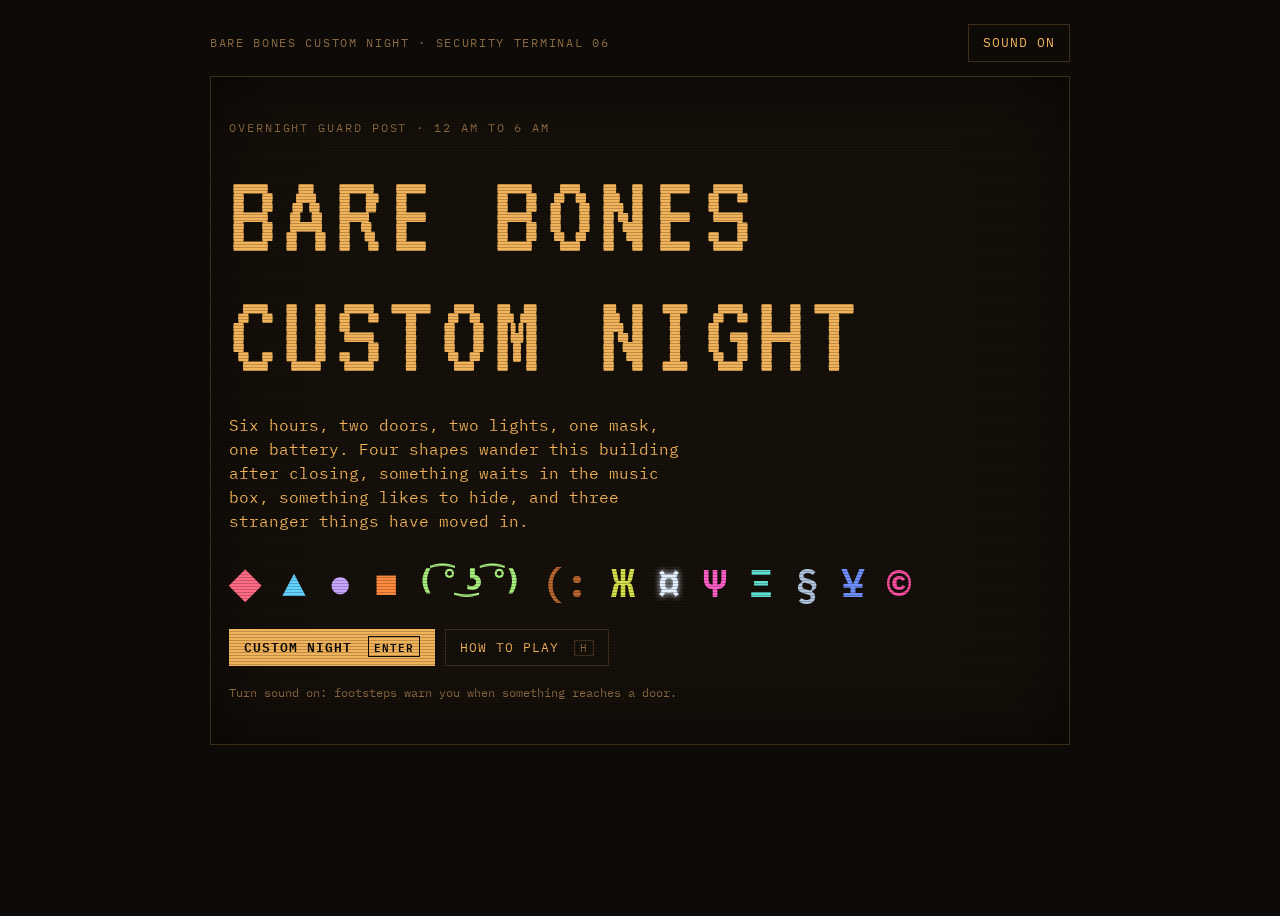
<file: index.html>
<meta charset="utf-8">
<meta name="viewport" content="width=device-width, initial-scale=1">
<title>Bare Bones Custom Night</title>
<meta name="claude:viewport-fit-sides" content="cover">
<!--
  =====================================================================
  index.html: the page STRUCTURE (what is on the screen).

  This file only lists the pieces of the page: screens, buttons, empty
  boxes the game draws into. How they look lives in style.css, and what
  they do lives in the js/ folder (loaded at the very bottom).

  Note: there is no <!doctype>, <html>, <head> or <body> here on purpose.
  The Claude Artifact publisher wraps the page in those for us. Browsers
  also cope fine when you double-click this file to open it locally.
  The two <meta> lines at the very top are for that local case:
  "charset utf-8" makes symbols like ◆ display correctly, and
  "viewport" makes it fit a phone screen.

  The game has five screens, and only one is visible at a time
  (the others carry the `hidden` attribute):
    #scr-title  title screen
    #scr-setup  custom night: set each threat's level (nine of them)
    #scr-game   the night itself (HUD, office or cameras, controls)
    #scr-win    6 AM, you survived
    #scare      jumpscare and game over (covers the whole window)
  plus #howto, the "How to play" panel that can open over any screen.
  =====================================================================
-->
<link rel="preconnect" href="https://fonts.googleapis.com">
<link rel="preconnect" href="https://fonts.gstatic.com" crossorigin>
<link rel="stylesheet" href="https://fonts.googleapis.com/css2?family=IBM+Plex+Mono:wght@400;600&family=VT323&display=swap">
<link rel="stylesheet" href="style.css">

<div class="app">
  <div class="topbar">
    <span class="id">Bare Bones Custom Night · Security terminal 06</span>
    <span class="topbar-btns">
      <!-- Only shown on the public website, where analytics runs (see js/analytics.js). -->
      <button id="btnPrivacy" type="button" hidden>Privacy</button>
      <button id="btnMute" type="button" aria-pressed="false">Sound on</button>
    </span>
  </div>

  <div class="monitor" id="monitor">

    <!-- TITLE -->
    <section id="scr-title" class="title">
      <p class="eyebrow">Overnight guard post · 12 AM to 6 AM</p>
      <h1>BARE BONES CUSTOM NIGHT</h1>
      <p class="tag">Six hours, two doors, two lights, one mask, one battery. Four shapes wander this building after closing, something waits in the music box, something likes to hide, and three stranger things have moved in.</p>
      <p class="trio" aria-hidden="true"><span class="sym s-dia">◆</span><span class="sym s-tri">▲</span><span class="sym s-orb">●</span><span class="sym s-sqr">■</span><span class="face">( ͡° ͜ʖ ͡°)</span><span class="smi-face s-smi">(:</span><span class="sym s-crw">Ж</span><span class="sym s-flk">¤</span><span class="sym s-vis">Ψ</span><span class="sym s-ech">Ξ</span><span class="sym s-slk">§</span><span class="sym s-pek">¥</span><span class="sym s-spm">©</span></p>
      <div class="menu">
        <button id="btnPlay" type="button" class="primary">Custom night <kbd>Enter</kbd></button>
        <button id="btnHowTitle" type="button">How to play <kbd>H</kbd></button>
      </div>
      <p class="keys">Turn sound on: footsteps warn you when something reaches a door.</p>
    </section>

    <!-- SETUP -->
    <section id="scr-setup" class="setup" hidden>
      <p class="eyebrow">Before your shift</p>
      <h2>CUSTOM NIGHT</h2>
      <p class="sub">Set each one from level 0 to 20. Level 0 switches it off for the night. Shapes at 1 barely move; at 20 they move at every chance and give you less time at the door. Lenny's level sets how fast his music box unwinds, and Smiley's sets how often it wakes up. Tick ★ to add a threat's special modifier (+5 to your score), or try a ready-made challenge.</p>
      <div class="rows" id="rows"></div>
      <!-- The mode picker (see MODES in data.js). Picking a challenge sets the mode too. -->
      <div class="modes" id="modes">
        <span class="lab">Mode</span>
        <button type="button" data-mode="standard">Standard</button>
        <button type="button" data-mode="generator">Generator</button>
        <button type="button" data-mode="tasks">Tasks</button>
        <span class="dim" id="modeDesc"></span>
      </div>
      <div class="presets" id="presets"></div>
      <!-- The picked challenge's flavour text (FLAVOR in data.js); empty when no challenge is picked. -->
      <p class="flavor" id="presetFlavor"></p>
      <p class="score" id="scoreLine"></p>
      <div class="setup-actions">
        <button id="btnStart" type="button" class="primary">Start night <kbd>Enter</kbd></button>
        <button id="btnAll20" type="button">All 20</button>
        <button id="btnHowSetup" type="button">How to play</button>
        <button id="btnBack" type="button">Back</button>
      </div>
      <p class="best" id="bestLine"></p>
      <p class="keys">↑ ↓ pick a shape · ← → change its level (or hold − / +) · Space ticks its ★ modifier · Enter starts · Esc goes back</p>
    </section>

    <!-- GAME -->
    <section id="scr-game" hidden>
      <div class="hud">
        <div class="clock" id="clock">12 AM</div>
        <div class="meter"><span class="lab">POWER</span><b id="pw">100%</b><span class="bars" id="pwbar"></span></div>
        <div class="meter"><span class="lab">USAGE</span><span class="bars" id="usage"></span></div>
      </div>

      <div class="viewport">
        <div class="office" id="office">
          <pre class="art" id="doorL" data-door="L" aria-label="Left door"></pre>
          <pre class="art" id="officeArt" aria-hidden="true"></pre>
          <pre class="art" id="doorR" data-door="R" aria-label="Right door"></pre>
        </div>
        <!-- THE MONITOR: raised with the Camera button. Its tabs switch between its systems:
             CAMS (the cameras and their map) and VENTS (the vent map, only when a vent crawler is on). -->
        <div class="cams" id="cams" hidden>
          <div class="tabs" id="tabs">
            <button type="button" data-tab="cams">Cams <kbd>C</kbd></button>
            <button type="button" data-tab="vents" id="tabVents">Vents <kbd>V</kbd></button>
            <button type="button" data-tab="tasks" id="tabTasks">Tasks <kbd>T</kbd></button>
          </div>
          <div class="cam-pane" id="camPane">
            <div class="feed">
              <div class="feed-head"><span id="feedName">CAM 1 · STAGE</span><span class="rec">REC</span></div>
              <pre class="art" id="feed"></pre>
              <div class="wind" id="wind" hidden>
                <span class="bars" id="windBar"></span>
                <button id="btnWind" type="button">Hold to wind <kbd>W</kbd></button>
              </div>
            </div>
            <div class="map" id="map">
              <button type="button" data-room="stage" style="grid-area:stage">CAM 1<br>Stage</button>
              <button type="button" data-room="prize" id="camPrize" style="grid-area:prize">CAM 7<br>Prize corner</button>
              <button type="button" data-room="backstage" style="grid-area:backstage">CAM 3<br>Backstage</button>
              <button type="button" data-room="dining" style="grid-area:dining">CAM 2<br>Dining</button>
              <button type="button" data-room="supply" style="grid-area:supply">CAM 4<br>Supply</button>
              <button type="button" data-room="whall" style="grid-area:whall">CAM 5<br>West hall</button>
              <span class="you">YOU</span>
              <button type="button" data-room="ehall" style="grid-area:ehall">CAM 6<br>East hall</button>
            </div>
          </div>
          <!-- The vent map (drawn by ventGrid in art.js). Click a vent room to play an audio lure there. -->
          <div class="feed" id="ventPane" hidden>
            <div class="feed-head"><span>VENTS · click a room to play a lure</span><span id="lureState">LURE READY</span></div>
            <pre class="art" id="ventMap"></pre>
          </div>
          <!-- Tasks mode: the task list. A task's bar fills only while you hold it (mouse button or its number key). -->
          <div class="feed tasks" id="taskPane" hidden>
            <div class="feed-head"><span>TASKS · hold one to work on it</span><span id="taskCount"></span></div>
            <div class="task-list" id="taskList"></div>
          </div>
          <!-- © Spammer's ads pop up here, on top of whatever tab is showing (see renderAds in render.js). -->
          <div class="ads" id="ads"></div>
        </div>
        <!-- The mask: covers the whole view except two eye holes. An SVG is a drawing made of shapes;
             "evenodd" means the two ovals are cut OUT of the big rectangle, leaving holes.
             It sits inside a <div> because only normal page elements understand `hidden`. -->
        <div class="mask-view" id="maskView" hidden aria-hidden="true">
          <svg viewBox="0 0 100 100" preserveAspectRatio="none">
            <path fill-rule="evenodd" d="M0 0H100V100H0Z M23 50a12.5 15 0 1 0 25 0a12.5 15 0 1 0 -25 0Z M52 50a12.5 15 0 1 0 25 0a12.5 15 0 1 0 -25 0Z"/>
          </svg>
        </div>
      </div>

      <div class="controls">
        <button id="btnL" type="button"><span>Left door<kbd>A</kbd></span><span class="state" id="stL">OPEN</span></button>
        <button id="btnCam" type="button"><span>Camera<kbd>Space</kbd></span><span class="state" id="stCam">DOWN</span></button>
        <button id="btnR" type="button"><span>Right door<kbd>D</kbd></span><span class="state" id="stR">OPEN</span></button>
        <button id="btnLightL" type="button" class="light"><span>Left light<kbd>Q</kbd></span><span class="state" id="stLightL">HOLD</span></button>
        <button id="btnMask" type="button"><span>Mask<kbd>W</kbd></span><span class="state" id="stMask">OFF</span></button>
        <button id="btnLightR" type="button" class="light"><span>Right light<kbd>E</kbd></span><span class="state" id="stLightR">HOLD</span></button>
        <!-- Generator mode only: hold to charge (both doors open while you do). -->
        <button id="btnGen" type="button" class="light gen" hidden><span>Generator<kbd>G</kbd></span><span class="state" id="stGen">HOLD TO CHARGE</span></button>
      </div>
      <p class="keys hint">1–7 jump to a camera · C / V switch the monitor's tabs (on VENTS, click a room to play a lure) · hold Q / E for the door lights · W: mask in the office, hold to wind on CAM 7 · P pauses · M toggles sound</p>

      <div class="overlay" id="pause" hidden>
        <h2>PAUSED</h2>
        <div class="menu">
          <button id="btnResume" type="button" class="primary">Resume <kbd>P</kbd></button>
          <button id="btnHowPause" type="button">How to play</button>
          <button id="btnQuit" type="button">Quit to setup</button>
        </div>
      </div>
    </section>

    <!-- WIN -->
    <section id="scr-win" class="endcard" hidden>
      <p class="eyebrow">Shift complete</p>
      <div class="big" id="winBig">6:00 AM</div>
      <p id="winMsg">You kept them out until morning.</p>
      <div class="lvls" id="winLevels"></div>
      <p class="best" id="winBest"></p>
      <div class="menu">
        <button id="btnAgainWin" type="button" class="primary">Play again <kbd>Enter</kbd></button>
        <button id="btnLevelsWin" type="button">Change levels <kbd>C</kbd></button>
      </div>
    </section>
  </div>
</div>

<!-- JUMPSCARE / GAME OVER -->
<div id="scare" hidden>
  <pre class="art" id="scareArt"></pre>
  <div id="scareMsg" hidden>
    <h2>GAME OVER</h2>
    <p id="loseMsg"></p>
    <div class="menu">
      <button id="btnRetry" type="button" class="primary">Retry <kbd>Enter</kbd></button>
      <button id="btnLevelsLose" type="button">Change levels <kbd>C</kbd></button>
    </div>
  </div>
</div>

<!-- ANALYTICS CONSENT: only shown on the public website, to players in places whose privacy
     laws say we must ask first (see js/analytics.js). It doesn't block the game. -->
<div id="consent" role="region" aria-label="Privacy" hidden>
  <p>This game counts plays, deaths and wins with Google Analytics so we can see how it's going. Allow it to remember this device between visits? No ads, nothing personal.</p>
  <div class="menu">
    <button id="btnAllow" type="button" class="primary">Allow</button>
    <button id="btnDecline" type="button">Decline</button>
  </div>
</div>

<!-- HOW TO PLAY -->
<div id="howto" hidden>
  <div class="howto-card" role="dialog" aria-modal="true" aria-labelledby="howtoTitle">
    <h2 id="howtoTitle">HOW TO PLAY</h2>
    <ul>
      <li>Survive from 12 AM to 6 AM. Each hour lasts 30 real seconds.</li>
      <li>Three shapes, <span class="sym s-dia">◆</span> <span class="sym s-tri">▲</span> <span class="sym s-orb">●</span>, walk from the stage toward your office. ◆ always comes to the left door, ▲ to the right, and ● picks a side.</li>
      <li>You can hear the shapes move. Each one has its own note, and its steps get louder and lean toward its side the closer it gets.</li>
      <li>When ◆ or ▲ steps into a doorway you see it there and hear it trying to get in: a thud, a rattling handle and a creak. You have about three seconds to shut that door. If the door is shut, the shape knocks and goes back to the stage.</li>
      <li>● never shows up in the doorway. When it arrives you hear a loud rumble from its side instead, with the same three seconds to react. If both doors are shut when it arrives, it waits outside; the moment you open either door it rumbles again and goes for that one.</li>
      <li><span class="face">( ͡° ͜ʖ ͡°)</span> sleeps in the music box on CAM 7. The box slowly unwinds; hold W (or the Wind button) while watching CAM 7 to wind it back up. When it gets low, the Camera button warns you. If it runs out, he comes for you and nothing can stop him.</li>
      <li><span class="sym s-sqr">■</span> creeps up to either door in three steps: far, medium, close. One more step and it gets you, and doors don't stop it. You hear a loud scrape when it gets close. Hold a door light (Q or E) to see it; keep holding and it gets pushed further back. A shut door blocks the light. From far away it may sneak over to the other door.</li>
      <li><span class="smi-face s-smi">(:</span> hides in your office. If you hear a giggle (often right after lowering the camera, but it can wake up on its own too), find (: somewhere in the office and click it quickly.</li>
      <li><span class="sym s-crw">Ж</span> crawls from CAM 7 across the Stage and the Dining hall, then down either the east side (Supply, East hall) or the west side (Backstage, West hall) to your office. Click it on the camera it's on to push it back one room, then follow it and keep clicking until it's home on CAM 7. If it reaches your office, click it there quickly.</li>
      <li><span class="sym s-flk">¤</span> buzzes at one of your doors. Flash that door's light for a moment and it jumps to the other door; flash it there too and it leaves. Doors don't stop it, and a shut door blocks the light.</li>
      <li><span class="sym s-vis">Ψ</span> appears right in your office. Put the mask on (W, or the Mask button) and keep it on until it leaves. The mask covers your view except for two eye holes, and you can't use the cameras with it on, but doors, lights and clicking through the eye holes all still work.</li>
      <li><span class="sym s-ech">Ξ</span> and <span class="sym s-slk">§</span> crawl through the vents toward your office. Watch them on the monitor's VENTS tab (V) and click a vent room to play an audio lure there (lures need no power, but take a moment to recharge). Ξ goes to a lure up to two rooms away from it (counting through the vents). § only follows a lure in a room next to it: a lure in its own room startles it one vent closer! The vents are 3 rows of 5 rooms (V1 to V15); both start in V1, the far corner. A loud bang means one has reached V15, right next to you: you have a few seconds to lure it away before its next move gets you.</li>
      <li><span class="sym s-pek">¥</span> can peek in at any time, even while the monitor is up: listen for a sharp ting. Drop the monitor and put the mask on; about a second is enough to send it away.</li>
      <li><span class="sym s-spm">©</span> pops up ads on your monitor while it's up. Each ad covers the whole monitor, whatever tab you're on: you can't see or use anything on it (cameras, winding, lures, tasks) until you close it with its [X]. If four are open at once, the system crashes and it gets you.</li>
      <li><b>Modes</b> (picked on the custom night screen): <b>Standard</b> is the normal night. In <b>Generator</b> you start with 0% power: hold G (or the Generator button) to charge, but while you hold it both doors fly open and you can't do anything else. Nothing moves for the first 10 seconds, so charge up first. Everything costs more power than usual (1.25 times). At 0% everything just switches off until you charge again. In <b>Tasks</b> you win by finishing every task on the monitor's TASKS tab (T): hold the mouse button on a task (or hold its number key) and it fills while you hold; letting go, lowering the monitor, switching tabs or an ad pauses it.</li>
      <li>★ Modifiers (ticked on the custom night screen) give each threat a twist: ◆ Charger freezes while you watch it but rushes when you don't; ▲ Trickster fakes its door sound while you're on the cameras (the real one is always in the doorway); ● Patient, when shut out, waits behind the door; when it growls (after about 2 seconds), open the door, let it attack once more and slam it again (open too soon and it just waits again); Lenny's Wanderer box moves between cameras 2, 3, 4 and 7 (and runs down 25% slower while it's away from CAM 7); ■ Flinch lunges a step closer (up to close) if you let go of the light before it's gone; (: Twins hides two at once; Ж Vent crawl can climb into the vents at CAM 2 (click its vent room to push it back); ¤ Ping-pong needs a third flash; Ψ Double take sometimes fakes leaving (the fake exit sound rises at the end) and comes right back; Ξ Roamer sometimes leaves the vents and runs the halls to either door, faster than the shapes (shut that door when you see it in the doorway; lures don't reach it out there); § Skittish is also startled by a lure 2 rooms away, so only lure the room right next to it; ¥ Knock knock sometimes comes to a door instead (shut it; the mask won't help); © Sneaky can put an ad's [X] in any corner.</li>
      <li>Watch the hallway cameras (5 and 6) for early warning, then close the door before the shape arrives.</li>
      <li>Doors, door lights and the camera use power. If power hits 0%, everything shuts off and you are on your own.</li>
    </ul>
    <div class="table-wrap">
      <table>
        <tr><td>Left / right door</td><td>A / D, or click the door or its button (works with the camera up too)</td></tr>
        <tr><td>Door lights</td><td>Hold Q (left) / E (right), or hold the light buttons (camera down, door open)</td></tr>
        <tr><td>Catch (:</td><td>Click it in the office</td></tr>
        <tr><td>Push back Ж</td><td>Click it on its camera (or in the office)</td></tr>
        <tr><td>Mask</td><td>W in the office, or the Mask button (not while on the cameras)</td></tr>
        <tr><td>Camera up / down</td><td>Space or S, or the Camera button</td></tr>
        <tr><td>Pick a camera</td><td>1 to 7, or click a room on the map</td></tr>
        <tr><td>Monitor tabs</td><td>C for the cameras, V for the vents (or click the tabs)</td></tr>
        <tr><td>Audio lure</td><td>On the VENTS tab: click a vent room, or press 1 to 6</td></tr>
        <tr><td>Close an ad</td><td>Click its [X]</td></tr>
        <tr><td>Generator (Generator mode)</td><td>Hold G, or hold the Generator button</td></tr>
        <tr><td>Tasks (Tasks mode)</td><td>T opens the TASKS tab; hold a task, or hold 1 to 4</td></tr>
        <tr><td>Wind the music box</td><td>Hold W (on the cameras), or hold the Wind button, while on CAM 7 (or wherever the box wandered)</td></tr>
        <tr><td>Pause</td><td>P or Esc</td></tr>
        <tr><td>Sound</td><td>M, or the button at the top</td></tr>
      </table>
    </div>
    <div class="menu"><button id="btnHowClose" type="button" class="primary">Got it <kbd>Esc</kbd></button></div>
  </div>
</div>

<!--
  The game's code, split by job. ORDER MATTERS: each file can use
  things defined in the files above it, so the basics load first and
  main.js (which starts the game) loads last.
-->
<script src="js/helpers.js"></script>  <!-- tiny tools: $, store, pick -->
<script src="js/analytics.js"></script><!-- Google Analytics, only on the public website -->
<script src="js/config.js"></script>   <!-- numbers to tweak: power, timing, difficulty -->
<script src="js/data.js"></script>     <!-- rooms, cameras and the four threats -->
<script src="js/sound.js"></script>    <!-- every sound effect, generated in code -->
<script src="js/art.js"></script>      <!-- ASCII pictures and the tools that draw them -->
<script src="js/game.js"></script>     <!-- the rules: moving, doors, power, winning, losing -->
<script src="js/render.js"></script>   <!-- draws the night onto the screen -->
<script src="js/screens.js"></script>  <!-- switching screens, custom night, how to play -->
<script src="js/input.js"></script>    <!-- mouse and keyboard controls -->
<script src="js/main.js"></script>     <!-- the game loop, and starting everything up -->
</file>
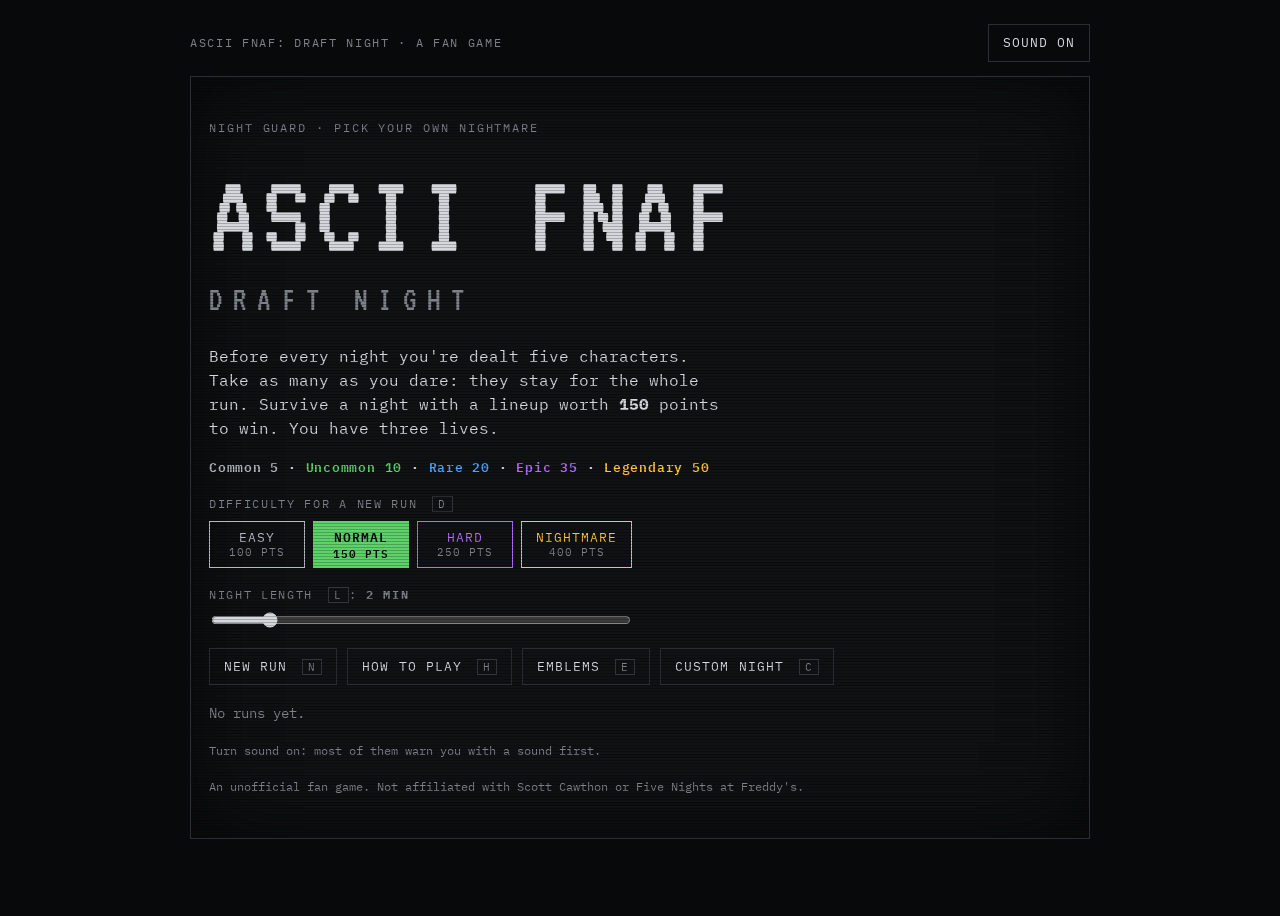
<file: ascii-draft-night/index.html>
<meta charset="utf-8">
<meta name="viewport" content="width=device-width, initial-scale=1">
<title>ASCII FNAF: Draft Night</title>
<!--
  =====================================================================
  index.html: the page STRUCTURE (what is on the screen).

  ASCII FNAF: Draft Night is a fan game. It is not affiliated with Scott
  Cawthon or Five Nights at Freddy's; the characters belong to their
  creator.

  This file only lists the pieces of the page: screens, buttons, empty
  boxes the game draws into. How they look lives in style.css, and what
  they do lives in the js/ folder (loaded at the very bottom).

  Note: there is no <!doctype>, <html>, <head> or <body> here on purpose.
  tools/build.js wraps the page in those for the website, and browsers
  also cope fine when you double-click this file to open it locally.
  The two <meta> lines at the very top are for that local case:
  "charset utf-8" makes symbols like ♥ display correctly, and
  "viewport" makes it fit a phone screen.

  The game has six screens, and only one is visible at a time
  (the others carry the `hidden` attribute):
    #scr-title  title screen (start or continue a run)
    #scr-pick   the pick screen: take characters for your lineup
    #scr-game   the night itself (HUD, office or monitor, controls)
    #scr-win    6 AM: on to the next night, or the run is won
    #scr-emblems  every character's completion emblems (from the title)
    #scr-custom  the custom night menu (from the title)
  plus #scare (jumpscare and game over) and #howto ("How to play"),
  which cover the whole window.
  =====================================================================
-->
<link rel="preconnect" href="https://fonts.googleapis.com">
<link rel="preconnect" href="https://fonts.gstatic.com" crossorigin>
<link rel="stylesheet" href="https://fonts.googleapis.com/css2?family=IBM+Plex+Mono:wght@400;600&family=VT323&display=swap">
<link rel="stylesheet" href="style.css">

<div class="app">
  <div class="topbar">
    <span class="id">ASCII FNAF: Draft Night · a fan game</span>
    <button id="btnMute" type="button" aria-pressed="false">Sound on</button>
  </div>

  <div class="monitor">

    <!-- TITLE -->
    <section id="scr-title" class="title">
      <p class="eyebrow">Night guard · pick your own nightmare</p>
      <h1>ASCII FNAF</h1>
      <p class="line-tag">DRAFT NIGHT</p>
      <p class="tag-line">Before every night you're dealt five characters. Take as many as you dare: they stay for the whole run. Survive a night with a lineup worth <b id="goalText">150</b> points to win. You have three lives.</p>
      <!-- The rarities and their points, filled by boot() in main.js. -->
      <p class="rarity-key" id="rarityKey"></p>
      <!-- The difficulty for a new run: one button per difficulty, filled by renderTitle() in screens.js. -->
      <div class="diff-pick">
        <p class="lab" id="diffLab">Difficulty for a new run <kbd>D</kbd></p>
        <div class="diffs" id="diffs" role="group" aria-labelledby="diffLab"></div>
      </div>
      <!-- The night length slider (for runs and custom nights): 9 lengths, from 1 minute to 6 hours. -->
      <div class="len-pick">
        <label class="lab" for="nightLen">Night length <kbd>L</kbd>: <b id="lenText">2 min</b></label>
        <input type="range" id="nightLen" min="0" max="8" step="1" value="1">
      </div>
      <div class="menu">
        <button id="btnContinue" type="button" class="primary" hidden>Continue run <kbd>Enter</kbd></button>
        <button id="btnNewRun" type="button">New run <kbd>N</kbd></button>
        <button id="btnHowTitle" type="button">How to play <kbd>H</kbd></button>
        <button id="btnEmblems" type="button">Emblems <kbd>E</kbd></button>
        <button id="btnCustom" type="button">Custom night <kbd>C</kbd></button>
      </div>
      <!-- Your records over every run, filled by renderTitle() in screens.js. -->
      <p class="best" id="recordLine"></p>
      <p class="keys">Turn sound on: most of them warn you with a sound first.</p>
      <p class="keys">An unofficial fan game. Not affiliated with Scott Cawthon or Five Nights at Freddy's.</p>
    </section>

    <!-- PICK SCREEN -->
    <section id="scr-pick" class="pick" hidden>
      <p class="eyebrow" id="pickEyebrow">Before night 1</p>
      <h2>PICK YOUR LINEUP</h2>
      <!-- Lives, points so far and the goal, filled by renderPick() in screens.js. -->
      <p class="run-status" id="runStatus"></p>
      <p class="lab">Tonight's cards: click to take or put back</p>
      <div class="cards" id="offer"></div>
      <!-- How the card you point at works. -->
      <p class="who-box" id="who" aria-live="polite"></p>
      <p class="lab" id="lineupLab">Your lineup</p>
      <div class="mini-roster lineup" id="lineup"></div>
      <p class="score" id="tonightLine"></p>
      <div class="setup-actions">
        <button id="btnBegin" type="button" class="primary">Start night <kbd>Enter</kbd></button>
        <button id="btnHowPick" type="button">How to play</button>
        <button id="btnTitle" type="button">Title</button>
      </div>
      <p class="keys">Point at a card to see how it works · 1–5 take or put back a card · Enter starts the night · Esc goes to the title</p>
    </section>

    <!-- GAME -->
    <section id="scr-game" hidden>
      <div class="hud">
        <div class="clock" id="clock">12:00 AM</div>
        <div class="meter"><span class="lab" id="nightLab">NIGHT 1</span><span class="hearts" id="hearts"></span></div>
        <div class="meter"><span class="lab">POWER</span><b id="pw">100%</b><span class="bars" id="pwbar"></span></div>
        <div class="meter"><span class="lab">HEAT</span><b id="heat">10%</b></div>
        <div class="meter"><span class="lab">USAGE</span><span class="bars" id="usage"></span></div>
        <div class="meter"><span class="lab">COINS</span><b id="coins">0</b></div>
      </div>
      <!-- Funtime Freddy's lines as subtitles (only on nights with him), filled by render.js. -->
      <p class="subtitle" id="subtitle" hidden></p>

      <div class="viewport" id="viewport">
        <div class="office" id="office">
          <pre class="art" id="doorL" data-door="L" aria-label="Left door"></pre>
          <pre class="art" id="officeArt" aria-hidden="true"></pre>
          <pre class="art" id="doorR" data-door="R" aria-label="Right door"></pre>
        </div>
        <!-- THE MONITOR: raised with the Camera button. A CAMS tab (a camera feed and the map) and,
             on nights with something in the vents, a VENTS tab (the vent map with its audio lures). -->
        <div class="cams" id="cams" hidden>
          <div class="tabs" id="tabs">
            <button type="button" data-tab="cams">Cams <kbd>C</kbd></button>
            <button type="button" data-tab="vents">Vents <kbd>V</kbd></button>
            <button type="button" data-tab="shop">Shop <kbd>B</kbd></button>
          </div>
          <div class="cam-pane" id="camPane">
            <div class="feed">
              <div class="feed-head"><span id="feedName">CAM 1 · SHOW STAGE</span><span class="rec">REC</span></div>
              <pre class="art" id="feed"></pre>
              <div class="wind" id="wind" hidden>
                <span class="bars" id="windBar"></span>
                <button id="btnWind" type="button">Wind <kbd>W</kbd></button>
              </div>
            </div>
            <!-- Each map button has an empty .mw span for its warning (the music box's ♪!). -->
            <div class="map" id="map">
              <button type="button" data-room="prize" style="grid-area:prize">CAM 6<br>Prize corner<span class="mw"></span></button>
              <button type="button" data-room="stage" style="grid-area:stage">CAM 1<br>Show stage<span class="mw"></span></button>
              <button type="button" data-room="parts" style="grid-area:parts">CAM 8<br>Parts &amp; service<span class="mw"></span></button>
              <button type="button" data-room="cove" style="grid-area:cove">CAM 3<br>Pirate cove<span class="mw"></span></button>
              <button type="button" data-room="dining" style="grid-area:dining">CAM 2<br>Dining area<span class="mw"></span></button>
              <button type="button" data-room="audit" style="grid-area:audit">CAM 7<br>Auditorium<span class="mw"></span></button>
              <button type="button" data-room="whall" style="grid-area:whall">CAM 4<br>West hall<span class="mw"></span></button>
              <span class="you">YOU</span>
              <button type="button" data-room="ehall" style="grid-area:ehall">CAM 5<br>East hall<span class="mw"></span></button>
              <button type="button" data-room="yardL" style="grid-area:yardl">CAM 9 · Left yard<span class="mw"></span></button>
              <button type="button" data-room="yardR" style="grid-area:yardr">CAM 10 · Right yard<span class="mw"></span></button>
            </div>
          </div>
          <div class="vent-pane" id="ventPane" hidden>
            <div class="vent-map" id="ventMap"></div>
            <p class="keys" id="ventNote"></p>
          </div>
          <!-- Update 3.0: the SHOP. The shopkeeper, your coins, the items, and (for a death coin) who to use it on. -->
          <div class="shop-pane" id="shopPane" hidden>
            <pre class="art" id="shopKeeper"></pre>
            <p class="shop-coins" id="shopCoins"></p>
            <div class="shop-items" id="shopItems"></div>
            <div class="shop-pick" id="shopPick" hidden></div>
          </div>
        </div>
        <!-- The flashlight's circle of light; render.js moves it to the pointer. -->
        <div class="beam" id="beam" hidden></div>
        <!-- Shadow Bonnie's darkness: covers the office except a hole where the flashlight shines. -->
        <div class="dark-shade" id="darkShade" hidden></div>
        <!-- The mask: covers the whole view except two eye holes. An SVG is a drawing made of shapes;
             "evenodd" means the two ovals are cut OUT of the big rectangle, leaving holes.
             It sits inside a <div> because only normal page elements understand `hidden`. -->
        <div class="mask-view" id="maskView" hidden aria-hidden="true">
          <svg viewBox="0 0 100 100" preserveAspectRatio="none">
            <path fill-rule="evenodd" d="M0 0H100V100H0Z M23 50a12.5 15 0 1 0 25 0a12.5 15 0 1 0 -25 0Z M52 50a12.5 15 0 1 0 25 0a12.5 15 0 1 0 -25 0Z"/>
          </svg>
        </div>
        <!-- The heat: a red glow that creeps up from the bottom of the view as the office gets hot. -->
        <div class="heat-glow" id="heatGlow"></div>
        <!-- Bonus characters that sit on your SCREEN, over the office and the monitor alike. render.js
             places them (in percent of the view). Plush babies that climbed up hide the top corners;
             Bounce pot and Grave weed bounce around (they never catch clicks); Munchie clings on and must be
             flicked off. -->
        <pre class="art pb-corner left" id="pbCornerL" hidden aria-hidden="true"></pre>
        <pre class="art pb-corner right" id="pbCornerR" hidden aria-hidden="true"></pre>
        <pre class="art bouncepot" id="bouncepot" hidden aria-hidden="true"></pre>
        <!-- Update 3.0: Ghost Freddy drifting across the view (clicks go through him; touching him freezes your pointer). -->
        <pre class="art ghost" id="ghost" hidden aria-hidden="true"></pre>
        <pre class="art bouncepot" id="graveweed" hidden aria-hidden="true"></pre>
        <div class="munchie" id="munchie" hidden role="button" aria-label="Munchie: drag and flick it off"><pre class="art" id="munchieArt"></pre></div>
        <!-- Lolbit's LOL screen: covers the view and blocks clicks under it until you type L O L
             (or tap the three letters). render.js shows it and lights up the letters already typed. -->
        <div class="lolbit" id="lolbit" hidden>
          <pre class="art c-lol" id="lolFace"></pre>
          <p class="lol-word">LOL</p>
          <div class="lol-keys" id="lolKeys">
            <button type="button" data-letter="l">L</button>
            <button type="button" data-letter="o">O</button>
            <button type="button" data-letter="l">L</button>
          </div>
          <p class="lol-hint">type L O L</p>
        </div>
      </div>

      <div class="controls">
        <button id="btnL" type="button"><span>Left door<kbd>A</kbd></span><span class="state" id="stL">OPEN</span></button>
        <button id="btnCam" type="button"><span>Camera<kbd>Space</kbd></span><span class="state"><span id="stCam">DOWN</span><span class="warn" id="camWarn" hidden> · ♪! WIND</span></span></button>
        <button id="btnR" type="button"><span>Right door<kbd>D</kbd></span><span class="state" id="stR">OPEN</span></button>
        <button id="btnFlash" type="button" class="hold"><span>Flashlight<kbd>F</kbd></span><span class="state" id="stFlash">HOLD</span></button>
        <button id="btnMask" type="button"><span>Mask<kbd>W</kbd></span><span class="state" id="stMask">OFF</span></button>
        <button id="btnFan" type="button"><span>Fan<kbd>E</kbd></span><span class="state" id="stFan">OFF</span></button>
        <!-- Only shown on nights with Springtrap or Circus Baby. -->
        <button id="btnShock" type="button" hidden><span>Shock<kbd>X</kbd></span><span class="state" id="stShock">READY</span></button>
        <button id="btnTurn" type="button"><span>Turn<kbd>Shift</kbd></span><span class="state" id="stTurn">FRONT</span></button>
      </div>
      <p class="keys hint">Hold F or the right mouse button to shine the flashlight where the mouse points (office, doorways and cameras) · E fan · X shock the camera you're on · C cams · V vents · 1–9 and 0 cameras · Shift turns around · B shop · on VENTS, arrow keys pick a vent and Enter lures it · W: mask in the office, wind on CAM 6 · P pauses · M sound</p>

      <div class="overlay" id="pause" hidden>
        <h2>PAUSED</h2>
        <div class="menu">
          <button id="btnResume" type="button" class="primary">Resume <kbd>P</kbd></button>
          <button id="btnHowPause" type="button">How to play</button>
          <button id="btnQuit" type="button">Quit to title</button>
        </div>
        <p class="keys">Quitting keeps your run: next time this night starts again from 12 AM.</p>
        <!-- Who is on tonight, filled by showPause() in screens.js. -->
        <p class="eyebrow">On tonight</p>
        <p class="who-box" id="pauseInfo"></p>
        <div class="mini-roster" id="pauseRoster"></div>
      </div>
    </section>

    <!-- 6 AM -->
    <section id="scr-win" class="endcard" hidden>
      <p class="eyebrow" id="winEyebrow">Night 1 complete</p>
      <div class="big" id="winBig">6:00 AM</div>
      <p id="winMsg">You made it to morning.</p>
      <div class="mini-roster lineup" id="winLineup"></div>
      <p class="best" id="winRecord"></p>
      <!-- The emblems this won run just earned (filled by showWin in screens.js). -->
      <div class="win-emblems" id="winEmblems" hidden></div>
      <div class="menu">
        <button id="btnNext" type="button" class="primary">Pick characters <kbd>Enter</kbd></button>
        <button id="btnNewRunWin" type="button" class="primary">New run <kbd>Enter</kbd></button>
        <button id="btnTitleWin" type="button">Title</button>
        <button id="btnCustomWin" type="button" class="primary" hidden>Custom night menu <kbd>Enter</kbd></button>
      </div>
    </section>

    <!-- EMBLEMS: every character, with a medal for each difficulty you've won a run on with them -->
    <section id="scr-emblems" class="pick" hidden>
      <p class="eyebrow">Completion emblems</p>
      <h2>EMBLEMS</h2>
      <!-- How many you have, filled by renderEmblems() in screens.js. -->
      <p class="run-status" id="emblemTotal"></p>
      <p class="keys">Win a run with a character in your lineup to earn its emblem for that difficulty. Point at a character to see how it works.</p>
      <!-- One group per rarity, filled by renderEmblems(). -->
      <div id="emblemGroups"></div>
      <p class="who-box" id="emblemWho" aria-live="polite"></p>
      <div class="setup-actions">
        <button id="btnEmblemsBack" type="button" class="primary">Back <kbd>Esc</kbd></button>
      </div>
    </section>
  </div>
</div>

    <!-- CUSTOM NIGHT: switch any characters on or off and play one night against them (no run, no lives) -->
    <section id="scr-custom" class="pick" hidden>
      <p class="eyebrow">Practice · no run, no lives</p>
      <h2>CUSTOM NIGHT</h2>
      <!-- How many are on, what they're worth and your best, filled by renderCustom() in screens.js. -->
      <p class="run-status" id="customStatus"></p>
      <!-- One group per rarity, filled by renderCustom(). -->
      <div id="customGroups"></div>
      <p class="who-box" id="customWho" aria-live="polite"></p>
      <div class="setup-actions">
        <button id="btnCustomStart" type="button" class="primary">Start night <kbd>Enter</kbd></button>
        <button id="btnCustomAll" type="button">Everyone</button>
        <button id="btnCustomNone" type="button">Nobody</button>
        <button id="btnCustomBack" type="button">Title <kbd>Esc</kbd></button>
      </div>
    </section>

<!-- JUMPSCARE / GAME OVER -->
<div id="scare" hidden>
  <pre class="art" id="scareArt"></pre>
  <div id="scareMsg" hidden>
    <h2 id="loseTitle">GAME OVER</h2>
    <p id="loseMsg"></p>
    <p class="hearts big-hearts" id="loseLives"></p>
    <div class="menu">
      <button id="btnRetry" type="button" class="primary">Retry night <kbd>Enter</kbd></button>
      <button id="btnNewRunLose" type="button" class="primary">New run <kbd>Enter</kbd></button>
      <button id="btnTitleLose" type="button">Title</button>
      <button id="btnCustomLose" type="button" hidden>Custom night menu</button>
    </div>
  </div>
</div>

<!-- HOW TO PLAY -->
<div id="howto" hidden>
  <div class="howto-card" role="dialog" aria-modal="true" aria-labelledby="howtoTitle">
    <h2 id="howtoTitle">HOW TO PLAY</h2>
    <p class="lab">The run</p>
    <ul>
      <li>A run is several nights in a row. Before each night you're shown <b>5 cards</b>. Take as many as you like (or none): they join your <b>lineup</b> for the rest of the run, and everyone in your lineup is out there every night.</li>
      <li>Each character has a rarity: <b class="r-common">Common 5</b>, <b class="r-uncommon">Uncommon 10</b>, <b class="r-rare">Rare 20</b>, <b class="r-epic">Epic 35</b> and <b class="r-legendary">Legendary 50</b> points. Rarer ones are harder and turn up less often.</li>
      <li>Your office starts out grey. Every character you take paints one more part of it (the poster, the monitor, the door frames...) in the color of its rarity, so you can see your lineup grow. Each one also paints a camera room: your 1st pick paints CAM 1, your 2nd CAM 2, and so on.</li>
      <li><b>Survive a night with a lineup worth the run's goal or more and you win the run.</b> The goal is set by the difficulty you pick on the title screen before a new run: Easy 100, Normal 150, Hard 250 or Nightmare 400 points.</li>
      <li>You have <b>3 lives</b>. Getting caught (or passing out from the heat) costs one, and you replay that night with the same lineup. Lose all three and the run is over.</li>
      <li><b>Completion emblems:</b> win a run, and everyone in your lineup earns a medal for that difficulty. Each character has four to collect (Easy, Normal, Hard, Nightmare): they show on the cards, and the title screen's <b>Emblems</b> button (E) lists them all.</li>
      <li><b>Custom night</b> (C on the title screen): switch on anyone you like and play a single night against them. No lives and no run; it keeps its own best (the most points you've survived).</li>
    </ul>
    <p class="lab">The office</p>
    <ul>
      <li>Survive from 12 AM to 6 AM. A night takes 2 minutes unless you change it with the <b>Night length</b> slider on the title screen (1 minute up to 6 hours). Power and heat last the same share of any night; on the 1-hour and 6-hour nights the characters also come less often.</li>
      <li>The monitor, each closed door, the flashlight and the fan each use the same amount of power. The mask and the audio lures are free. If the power runs out, everything shuts off and Freddy finds you in the dark.</li>
      <li>The office <b>heats up</b> all night. Switch the fan on to cool it down; at 100% you pass out.</li>
      <li>The flashlight lights up the area around your mouse pointer (hold F or the right mouse button). It works in the office, in the doorways (only while that door is open) and on the cameras.</li>
      <li>Keep an eye on the two <b>windows</b> next to the doors: some things only show up there.</li>
      <li>On nights with someone it works on, the <b>controlled shock</b> (X, or the Shock button) zaps the camera you're looking at. Each shock costs a little power.</li>
      <li>The monitor has a <b>CAMS</b> tab and, when something is in the vents, a <b>VENTS</b> tab. On VENTS, click a vent to play an audio lure there: anyone in a vent next to it may follow it and stay to listen.</li>
    </ul>
    <p class="lab">The characters</p>
    <!-- One line per character, filled by buildHowto() in screens.js from each character's desc. -->
    <ul id="howtoChars"></ul>
    <div class="table-wrap">
      <table>
        <tr><td>Left / right door</td><td>A / D, or click the door or its button</td></tr>
        <tr><td>Monitor up / down</td><td>Space or S, or the Camera button</td></tr>
        <tr><td>Cams / vents / shop tab</td><td>C / V / B, or the tabs on the monitor</td></tr>
        <tr><td>Pick a camera</td><td>1 to 9 and 0, or click a room on the map</td></tr>
        <tr><td>Audio lure</td><td>On the VENTS tab: click a vent, or pick one with the arrow keys and press Enter</td></tr>
        <tr><td>Flashlight</td><td>Hold F or the right mouse button (or hold the Flashlight button) and point with the mouse</td></tr>
        <tr><td>Mask</td><td>W in the office, or the Mask button (not with the monitor up)</td></tr>
        <tr><td>Fan</td><td>E, or the Fan button</td></tr>
        <tr><td>Controlled shock</td><td>X, or the Shock button, with the monitor up</td></tr>
        <tr><td>Bonnet's nose, Nightmare Chica's cupcake</td><td>Click them</td></tr>
        <tr><td>Wind the music box</td><td>W or the Wind button while on CAM 6</td></tr>
        <tr><td>Chica's cupcakes</td><td>Click them</td></tr>
        <tr><td>Hand-unit</td><td>Mash any keys (or tap his keypad) until he glitches out</td></tr>
        <tr><td>Munchie</td><td>Grab it and flick it off: drag and let go while still moving fast</td></tr>
        <tr><td>Cookie Freddy</td><td>Turn around and click his coatings on the shelf at the back</td></tr>
        <tr><td>Turn around</td><td>Shift, or the Turn button (not with the monitor up). Turned round you can still use the doors, the mask and the flashlight on the back</td></tr>
        <tr><td>Shop</td><td>B, or the SHOP tab on the monitor: spend Fazcoins (click coins on the cameras, or send characters away to earn them)</td></tr>
        <tr><td>Yard cameras</td><td>9 and 0. Hold the flashlight (F) to switch on that yard's own light</td></tr>
        <tr><td>H.E.L.P.I</td><td>Turned round: type the answer and press Enter</td></tr>
        <tr><td>Lolbit's screen</td><td>Type L, O, L (or tap the letters)</td></tr>
        <tr><td>Pause</td><td>P or Esc</td></tr>
        <tr><td>Sound</td><td>M, or the button at the top</td></tr>
      </table>
    </div>
    <div class="menu"><button id="btnHowClose" type="button" class="primary">Got it <kbd>Esc</kbd></button></div>
  </div>
</div>

<!--
  The game's code, split by job. ORDER MATTERS: each file can use
  things defined in the files above it, so the basics load first and
  main.js (which starts the game) loads last.
-->
<script src="js/helpers.js"></script>  <!-- tiny tools: $, store, pick, rand, shuffle -->
<script src="js/config.js"></script>   <!-- numbers to tweak: the run, power, heat, each character -->
<script src="js/data.js"></script>     <!-- rooms, cameras, vents, rarities and the characters -->
<script src="js/sound.js"></script>    <!-- every sound effect, generated in code -->
<script src="js/art.js"></script>      <!-- ASCII pictures and the tools that draw them -->
<script src="js/run.js"></script>      <!-- the run: lives, your lineup, the cards on the pick screen -->
<script src="js/game.js"></script>     <!-- the rules of a night: moving, doors, power, winning, losing -->
<script src="js/render.js"></script>   <!-- draws the night onto the screen -->
<script src="js/screens.js"></script>  <!-- switching screens, the pick screen, how to play -->
<script src="js/input.js"></script>    <!-- mouse and keyboard controls -->
<script src="js/main.js"></script>     <!-- the game loop, and starting everything up -->
</file>
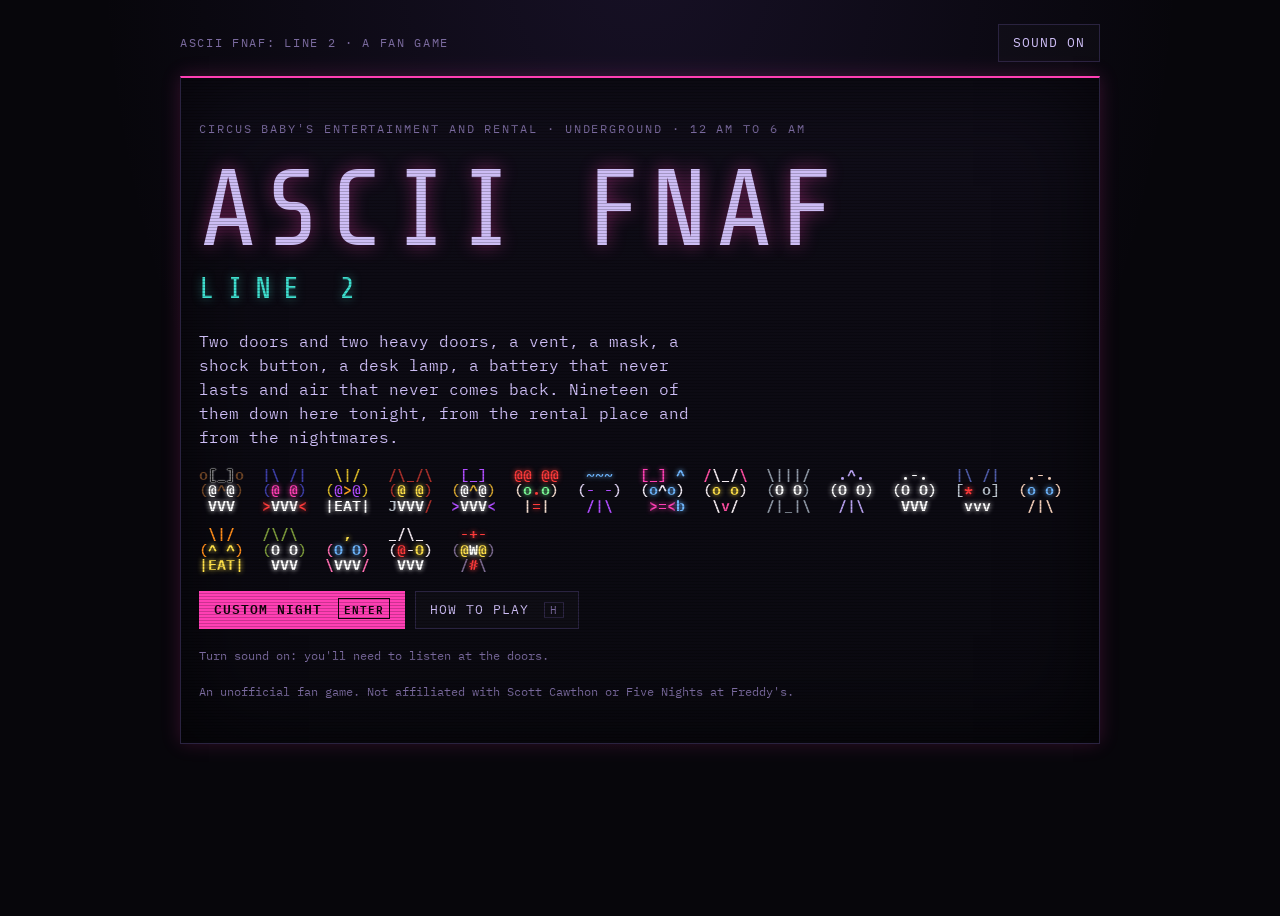
<file: ascii-fnaf-2/index.html>
<meta charset="utf-8">
<meta name="viewport" content="width=device-width, initial-scale=1">
<title>ASCII FNAF: Line 2</title>
<!--
  =====================================================================
  index.html: the page STRUCTURE (what is on the screen).

  ASCII FNAF: Line 2 is a fan game. It is not affiliated with Scott
  Cawthon or Five Nights at Freddy's; the characters belong to their
  creator. It's a separate game from Line 1, with its own saves.

  This file only lists the pieces of the page: screens, buttons, empty
  boxes the game draws into. How they look lives in style.css, and what
  they do lives in the js/ folder (loaded at the very bottom).

  Note: there is no <!doctype>, <html>, <head> or <body> here on purpose.
  tools/build.js wraps the page in those for the website, and browsers
  also cope fine when you double-click this file to open it locally.
  The two <meta> lines at the very top are for that local case:
  "charset utf-8" makes symbols like ✓ display correctly, and
  "viewport" makes it fit a phone screen.

  The game has four screens, and only one is visible at a time
  (the others carry the `hidden` attribute):
    #scr-title  title screen
    #scr-setup  custom night: set each character's level
    #scr-game   the night itself (HUD, office or monitor, controls)
    #scr-win    6 AM, you survived
  plus #scare (jumpscare and game over) and #howto ("How to play"),
  which cover the whole window.
  =====================================================================
-->
<link rel="preconnect" href="https://fonts.googleapis.com">
<link rel="preconnect" href="https://fonts.gstatic.com" crossorigin>
<link rel="stylesheet" href="https://fonts.googleapis.com/css2?family=IBM+Plex+Mono:wght@400;600&family=Share+Tech+Mono&display=swap">
<link rel="stylesheet" href="style.css">

<div class="app">
  <div class="topbar">
    <span class="id">ASCII FNAF: Line 2 · a fan game</span>
    <button id="btnMute" type="button" aria-pressed="false">Sound on</button>
  </div>

  <div class="monitor">

    <!-- TITLE -->
    <section id="scr-title" class="title">
      <p class="eyebrow">Circus Baby's Entertainment and Rental · underground · 12 AM to 6 AM</p>
      <h1>ASCII FNAF</h1>
      <p class="line-tag">LINE 2</p>
      <p class="tag-line">Two doors and two heavy doors, a vent, a mask, a shock button, a desk lamp, a battery that never lasts and air that never comes back. Nineteen of them down here tonight, from the rental place and from the nightmares.</p>
      <p class="trio" id="titleTags" aria-hidden="true"></p>
      <div class="menu">
        <button id="btnPlay" type="button" class="primary">Custom night <kbd>Enter</kbd></button>
        <button id="btnHowTitle" type="button">How to play <kbd>H</kbd></button>
      </div>
      <p class="keys">Turn sound on: you'll need to listen at the doors.</p>
      <p class="keys">An unofficial fan game. Not affiliated with Scott Cawthon or Five Nights at Freddy's.</p>
    </section>

    <!-- SETUP -->
    <section id="scr-setup" class="setup" hidden>
      <p class="eyebrow">Before your shift</p>
      <h2>CUSTOM NIGHT</h2>
      <p class="sub">Set each one from level 0 to 20. Level 0 switches it off for the night; at 20 it acts at every chance it gets and gives you the least time to react. Or pick a ready-made challenge.</p>
      <div class="rows" id="rows"></div>
      <!-- How the card you point at (or the selected one) works; filled by renderWho() in screens.js. -->
      <p class="who-box" id="who" aria-live="polite"></p>
      <div class="presets" id="presets"></div>
      <!-- The picked challenge's flavour text (FLAVOR in data.js); empty when no challenge is picked. -->
      <p class="flavor" id="presetFlavor"></p>
      <p class="score" id="scoreLine"></p>
      <div class="setup-actions">
        <button id="btnStart" type="button" class="primary">Start night <kbd>Enter</kbd></button>
        <button id="btnAll0" type="button">All 0</button>
        <button id="btnAll20" type="button">All 20</button>
        <button id="btnHowSetup" type="button">How to play</button>
        <button id="btnBack" type="button">Back</button>
      </div>
      <p class="best" id="bestLine"></p>
      <p class="keys">Point at a card to see how that character works · ↑ ↓ pick a character · ← → change its level (or hold − / +) · Enter starts · Esc goes back</p>
    </section>

    <!-- GAME -->
    <section id="scr-game" hidden>
      <div class="hud">
        <div class="clock" id="clock">12:00 AM</div>
        <div class="meter"><span class="lab">POWER</span><b id="pw">100%</b><span class="bars" id="pwbar"></span></div>
        <div class="meter o2"><span class="lab">OXYGEN</span><b id="o2">100%</b><span class="bars" id="o2bar"></span><span class="o2drop blink" id="o2drop" hidden>▼</span></div>
        <div class="meter"><span class="lab">USAGE</span><span class="bars" id="usage"></span></div>
      </div>
      <!-- Who is using up your oxygen right now, and where (filled by renderGame; empty when nobody is). -->
      <p class="o2who" id="o2who"></p>
      <!-- Funtime Freddy's subtitles: his last line, on its own strip above the view so it shows wherever you
           are (office, cameras, at a door) and never covers anything (render.js renderSubtitle). -->
      <p class="subtitle" id="subtitle"></p>

      <div class="viewport" id="viewport">
        <div class="office" id="office">
          <div class="office-room">
            <pre class="art" id="doorL" data-door="L" aria-label="Left door"></pre>
            <pre class="art" id="officeArt" aria-hidden="true"></pre>
            <pre class="art" id="doorR" data-door="R" aria-label="Right door"></pre>
          </div>
          <!-- What you hear while you're at a door (render.js listenText). -->
          <p class="listen-note" id="listenNote" hidden></p>
        </div>
        <!-- THE MONITOR: raised with the Camera button. A camera feed, the shock for that camera, and the map. -->
        <div class="cams" id="cams" hidden>
          <div class="feed">
            <div class="feed-head"><span id="feedName">CAM 1 · LEFT HALL</span><span class="rec">REC</span></div>
            <pre class="art" id="feed"></pre>
            <button id="btnShockCam" type="button" class="shock-cam">Shock this camera <kbd>X</kbd></button>
          </div>
          <!-- Each map button has an empty .mw span for its warning (the Cupcake's !, Mangle's ~). -->
          <div class="map" id="map">
            <button type="button" data-room="stage" style="grid-area:stage">CAM 3<br>Show stage<span class="mw"></span></button>
            <button type="button" data-room="auditorium" style="grid-area:audi">CAM 4<br>Auditorium<span class="mw"></span></button>
            <button type="button" data-room="arcade" style="grid-area:arcade">CAM 9<br>Arcade<span class="mw"></span></button>
            <button type="button" data-room="parts" style="grid-area:parts">CAM 7<br>Parts &amp; service<span class="mw"></span></button>
            <button type="button" data-room="oxygen" style="grid-area:oxygen">CAM 5<br>Oxygen room<span class="mw"></span></button>
            <button type="button" data-room="power" style="grid-area:power">CAM 6<br>Power room<span class="mw"></span></button>
            <button type="button" data-room="storage" style="grid-area:storage">CAM 8<br>Storage<span class="mw"></span></button>
            <button type="button" data-room="lhall" style="grid-area:lhall">CAM 1<br>Left hall<span class="mw"></span></button>
            <button type="button" data-room="vents" style="grid-area:vents">CAM 10<br>Vents<span class="mw"></span></button>
            <span class="you">YOU</span>
            <button type="button" data-room="rhall" style="grid-area:rhall">CAM 2<br>Right hall<span class="mw"></span></button>
          </div>
        </div>
        <!-- The mask: covers the whole view except two eye holes. An SVG is a drawing made of shapes;
             "evenodd" means the two ovals are cut OUT of the big rectangle, leaving holes.
             It sits inside a <div> because only normal page elements understand `hidden`. -->
        <div class="mask-view" id="maskView" hidden aria-hidden="true">
          <svg viewBox="0 0 100 100" preserveAspectRatio="none">
            <path fill-rule="evenodd" d="M0 0H100V100H0Z M23 50a12.5 15 0 1 0 25 0a12.5 15 0 1 0 -25 0Z M52 50a12.5 15 0 1 0 25 0a12.5 15 0 1 0 -25 0Z"/>
          </svg>
        </div>
      </div>

      <div class="controls">
        <button id="btnL" type="button"><span>Left door<kbd>A</kbd></span><span class="state" id="stL">OPEN</span></button>
        <button id="btnHL" type="button" class="heavy-btn"><span>Left heavy<kbd>Z</kbd></span><span class="state" id="stHL">OPEN</span></button>
        <button id="btnCam" type="button" class="cam-btn"><span>Camera<kbd>Space</kbd></span><span class="state" id="stCam">DOWN</span></button>
        <button id="btnHR" type="button" class="heavy-btn"><span>Right heavy<kbd>C</kbd></span><span class="state" id="stHR">OPEN</span></button>
        <button id="btnR" type="button"><span>Right door<kbd>D</kbd></span><span class="state" id="stR">OPEN</span></button>
        <button id="btnGoL" type="button"><span>Listen left<kbd>Q</kbd></span><span class="state" id="stGoL">GO</span></button>
        <button id="btnMask" type="button"><span>Mask<kbd>W</kbd></span><span class="state" id="stMask">OFF</span></button>
        <button id="btnShock" type="button" class="shock-btn"><span>Shock<kbd>X</kbd></span><span class="state" id="stShock">DESK</span></button>
        <button id="btnLamp" type="button"><span>Lamp<kbd>F</kbd></span><span class="state" id="stLamp">FLASH</span></button>
        <button id="btnVent" type="button"><span>Vent door<kbd>V</kbd></span><span class="state" id="stVent">OPEN</span></button>
        <button id="btnGoR" type="button"><span>Listen right<kbd>E</kbd></span><span class="state" id="stGoR">GO</span></button>
      </div>
      <p class="keys hint">A / D doors · Z / C heavy doors · Q / E go to a door and listen · Space cameras · 1–9, 0 pick a camera · W mask · X shock (the desk, or the camera you're on) · V vent door · F lamp · P pauses · M sound</p>

      <div class="overlay" id="pause" hidden>
        <h2>PAUSED</h2>
        <div class="menu">
          <button id="btnResume" type="button" class="primary">Resume <kbd>P</kbd></button>
          <button id="btnHowPause" type="button">How to play</button>
          <button id="btnQuit" type="button">Quit to setup</button>
        </div>
        <!-- Who is on tonight, filled by showPause() in screens.js. -->
        <p class="eyebrow">On tonight</p>
        <p class="who-box" id="pauseInfo"></p>
        <div class="mini-roster" id="pauseRoster"></div>
      </div>
    </section>

    <!-- WIN -->
    <section id="scr-win" class="endcard" hidden>
      <p class="eyebrow">Shift complete</p>
      <div class="big">6:00 AM</div>
      <p id="winMsg">You made it to morning.</p>
      <div class="lvls" id="winLevels"></div>
      <p class="best" id="winBest"></p>
      <div class="menu">
        <button id="btnAgainWin" type="button" class="primary">Play again <kbd>Enter</kbd></button>
        <button id="btnLevelsWin" type="button">Change levels <kbd>C</kbd></button>
      </div>
    </section>
  </div>
</div>

<!-- JUMPSCARE / GAME OVER -->
<div id="scare" hidden>
  <pre class="art" id="scareArt"></pre>
  <div id="scareMsg" hidden>
    <h2>GAME OVER</h2>
    <p id="loseMsg"></p>
    <div class="menu">
      <button id="btnRetry" type="button" class="primary">Retry <kbd>Enter</kbd></button>
      <button id="btnLevelsLose" type="button">Change levels <kbd>C</kbd></button>
    </div>
  </div>
</div>

<!-- HOW TO PLAY -->
<div id="howto" hidden>
  <div class="howto-card" role="dialog" aria-modal="true" aria-labelledby="howtoTitle">
    <h2 id="howtoTitle">HOW TO PLAY</h2>
    <ul>
      <li>Survive from 12 AM to 6 AM. Each hour lasts 30 real seconds.</li>
      <li><b>Power</b>: the monitor, each closed door (normal or heavy) and the vent door use power, and every shock a little. The mask is free. If the power runs out, everything opens and Nightmare Freddy finds you in the dark.</li>
      <li><b>Oxygen</b> never comes back. Minireenas, the Nightmarionette, Ennard in the oxygen room, Jack-o Chica's smoke and Plushtrap all use it up. At 0% you pass out.</li>
      <li>You can't see anyone in the doorways. <b>Go to a door and listen</b> (Q or E): you can still work that door's buttons there, but not the cameras, the mask or the shock.</li>
      <li><b>The shock</b>: at the desk it zaps everything in your office; on the monitor it zaps the camera you're looking at.</li>
      <li><b class="c-nbn">Nightmare Bonnie</b> (left hall, CAM 1), <b class="c-nch">Nightmare Chica</b> (right hall, CAM 2), <b class="c-nfb">Nightmare Fredbear</b> (either hall) and <b class="c-nfx">Nightmare Foxy</b> (either side, never on camera, listen for his steps) come to the doors. Shut the <b>heavy door</b>, and only open it once the breathing has stopped. If Nightmare Foxy gets in anyway, it's not over yet: he grows bigger in your office, so shock the desk before he's full size.</li>
      <li><b class="c-nfr">Nightmare Freddy</b>: Freddles climb onto your desk: left, right, then the middle. Once the middle one is there, shock the desk before the next one comes, because the next one is Nightmare Freddy himself.</li>
      <li><b class="c-bab">Circus Baby</b> beeps softly down the left hall. When she's in, put the mask on until she's right in front of you, then shock the desk.</li>
      <li><b class="c-bal">Ballora</b>: her music comes from the side she's heading to, louder each step. Shut that door.</li>
      <li><b class="c-ffr">Funtime Freddy</b> stands on one side of the auditorium, and now and then walks over to the other (you hear quiet steps): check CAM 4 to see which. His lines show as subtitles at the bottom of the screen. "Bon-Bon, go get 'em!" sends him to the door on his side; "Let's give him a surprise!" to the other door. Shut that door. He himself stays on his side; you hear the steps coming from the side of the attack.</li>
      <li><b class="c-ffx">Funtime Foxy</b>: the sign on the show stage (CAM 3) says when the next show starts. Be watching CAM 3 at that time.</li>
      <li><b class="c-end">Ennard</b> either walks down a hall to a door (shut it) or crawls into the oxygen room (CAM 5: shock that camera).</li>
      <li><b class="c-mrn">Minireenas</b> gather in the oxygen room (CAM 5) and use up oxygen: one shock on that camera zaps them all. The <b class="c-nmt">Nightmarionette</b> appears in your office and uses up oxygen fast: shock the desk 3 times.</li>
      <li><b class="c-wbn">Withered Bonnie</b> walks in: mask on until he leaves.</li>
      <li><b class="c-bdb">Bidybab</b> crawls through the air ducts toward the vent above you (left, top or right duct), squeaking at every move, louder as she gets closer. Watch her on CAM 10 (the vents). When she reaches the end of her duct she peeks through the vent: close the vent door before she drops in.</li>
      <li><b class="c-jck">Jack-o Chica</b> stands in a doorway breathing smoke (you can see it drift in). Slam the heavy door on her.</li>
      <li><b class="c-ptr">Plushtrap</b> gets into the oxygen room (CAM 5). Stay on his camera until he leaves.</li>
      <li><b class="c-ncp">Nightmare Cupcake</b> eats power in the power room (CAM 6, a pink <span class="alert">!</span> on the map): shock that camera. <b class="c-nmg">Nightmare Mangle</b> makes three cameras blink <span class="alert">~</span> but is only on one: find them and shock it. A wrong shock wastes power.</li>
      <li><b class="c-nbb">Nightmare BB</b> sits asleep in the corner of your office. When you put the monitor down he may wake up (his eyes open and he giggles): flash the lamp (F) on him before you raise the monitor again. Never flash him while he's asleep.</li>
    </ul>
    <div class="table-wrap">
      <table>
        <tr><td>Left / right door</td><td>A / D, or the buttons</td></tr>
        <tr><td>Left / right heavy door</td><td>Z / C, or the buttons</td></tr>
        <tr><td>Go to a door and listen</td><td>Q / E (press again to go back), or the Listen buttons</td></tr>
        <tr><td>Monitor up / down</td><td>Space or S, or the Camera button</td></tr>
        <tr><td>Pick a camera</td><td>1 to 9 (0 for the vents), or click a room on the map</td></tr>
        <tr><td>Mask</td><td>W, or the Mask button (not on the monitor or at a door)</td></tr>
        <tr><td>Shock</td><td>X, or the Shock button (the desk), or "Shock this camera" on the monitor</td></tr>
        <tr><td>Vent door</td><td>V, or the button</td></tr>
        <tr><td>Lamp (one flash)</td><td>F, or the Lamp button (at the desk only)</td></tr>
        <tr><td>Pause</td><td>P or Esc</td></tr>
        <tr><td>Sound</td><td>M, or the button at the top</td></tr>
      </table>
    </div>
    <div class="menu"><button id="btnHowClose" type="button" class="primary">Got it <kbd>Esc</kbd></button></div>
  </div>
</div>

<!--
  The game's code, split by job. ORDER MATTERS: each file can use
  things defined in the files above it, so the basics load first and
  main.js (which starts the game) loads last.
-->
<script src="js/helpers.js"></script>  <!-- tiny tools: $, store, pick, rand, byLevel -->
<script src="js/config.js"></script>   <!-- numbers to tweak: power, oxygen, timing, difficulty -->
<script src="js/data.js"></script>     <!-- rooms, cameras, the characters and the challenges -->
<script src="js/sound.js"></script>    <!-- every sound effect, generated in code -->
<script src="js/art.js"></script>      <!-- ASCII pictures and the tools that draw them -->
<script src="js/game.js"></script>     <!-- the rules: moving, doors, power, oxygen, winning, losing -->
<script src="js/render.js"></script>   <!-- draws the night onto the screen -->
<script src="js/screens.js"></script>  <!-- switching screens, custom night, how to play -->
<script src="js/input.js"></script>    <!-- mouse and keyboard controls -->
<script src="js/main.js"></script>     <!-- the game loop, and starting everything up -->
</file>
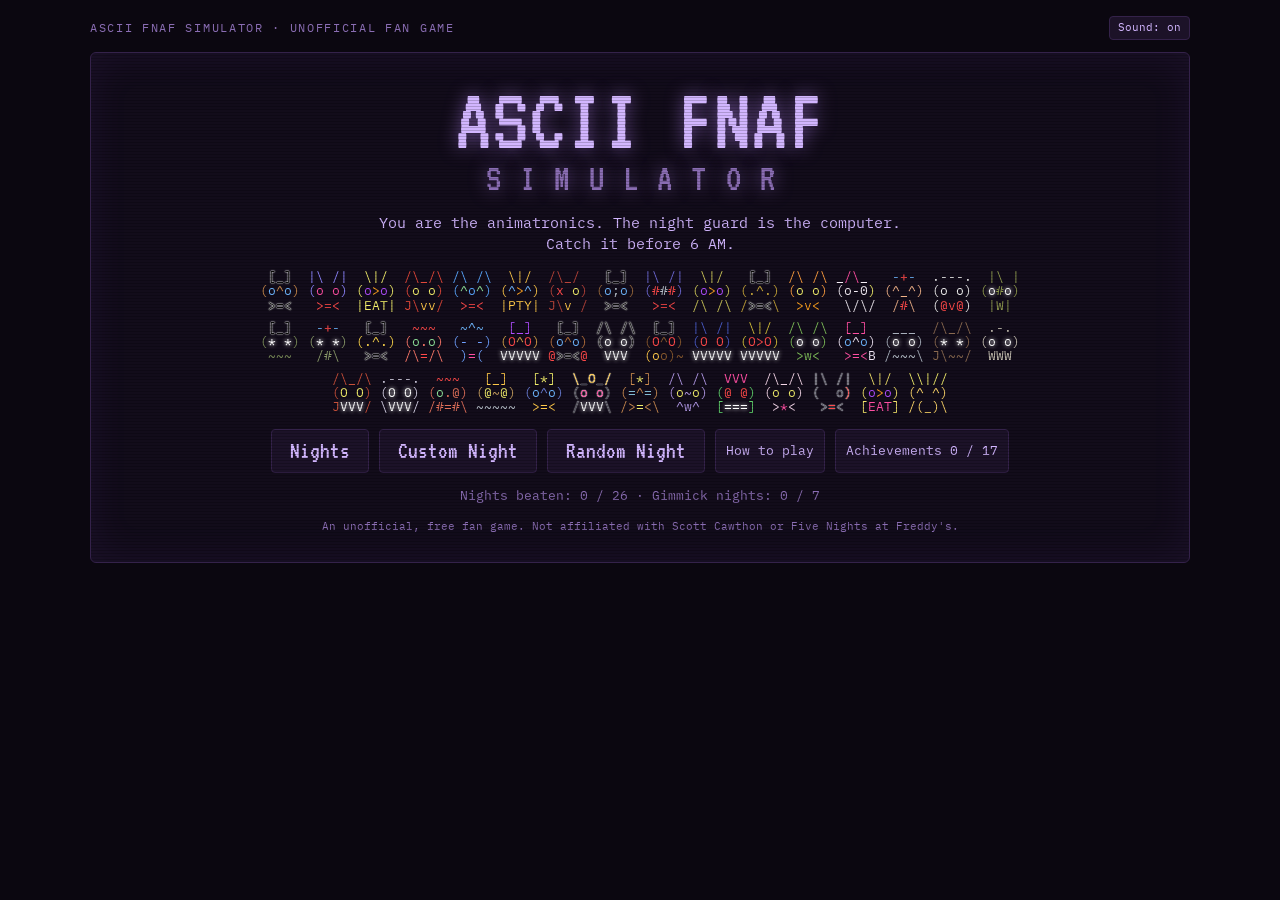
<file: ascii-fnaf-simulator/index.html>
<meta charset="utf-8">
<meta name="viewport" content="width=device-width, initial-scale=1, viewport-fit=cover">
<title>ASCII FNAF Simulator</title>
<meta name="claude:viewport-fit-sides" content="cover">
<!--
  =====================================================================
  index.html: the page STRUCTURE (what is on the screen).

  ASCII FNAF Simulator is an unofficial fan game. It is not affiliated
  with Scott Cawthon or Five Nights at Freddy's; the characters belong
  to their creator.

  FNAF backwards: YOU control the animatronics, and the computer plays
  the night guard. Catch the guard before 6 AM.

  This file only lists the pieces of the page: screens, buttons, empty
  boxes the game draws into. How they look lives in style.css, and what
  they do lives in the js/ folder (loaded at the very bottom).

  Note: there is no <!doctype>, <html>, <head> or <body> here on purpose.
  tools/build.js wraps the page in those for the website, and browsers
  also cope fine when you double-click this file to open it locally.
  The two <meta> lines at the very top are for that local case.

  Screens (only one is visible at a time; the others carry `hidden`):
    #scr-title   title screen
    #scr-nights  the story nights and the gimmick nights
    #scr-custom  the custom night
    #scr-game    the night itself
  plus #end (got him / 6 AM), #pause and #howto, which cover the window.
  =====================================================================
-->
<link rel="preconnect" href="https://fonts.googleapis.com">
<link rel="preconnect" href="https://fonts.gstatic.com" crossorigin>
<link rel="stylesheet" href="https://fonts.googleapis.com/css2?family=IBM+Plex+Mono:wght@400;600&family=VT323&display=swap">
<link rel="stylesheet" href="style.css">

<div class="app">
  <div class="topbar">
    <span class="id">ASCII FNAF Simulator · unofficial fan game</span>
    <button id="btnMute" class="small">Sound: on</button>
  </div>

  <main class="monitor">
    <!-- ===== title ===== -->
    <section id="scr-title" class="screen center">
      <h1 class="logo">ASCII FNAF<span>SIMULATOR</span></h1>
      <p class="lead">You are the animatronics. The night guard is the computer.<br>Catch it before 6 AM.</p>
      <div id="titleFaces" class="faces"></div>
      <div class="menu">
        <button id="btnNights" class="big">Nights</button>
        <button id="btnCustom" class="big">Custom Night</button>
        <button id="btnRandom" class="big">Random Night</button>
        <button id="btnHowto">How to play</button>
        <button id="btnAch">Achievements</button>
      </div>
      <p id="titleProgress" class="dim"></p>
      <p class="legal">An unofficial, free fan game. Not affiliated with Scott Cawthon or Five Nights at Freddy's.</p>
    </section>

    <!-- ===== the nights: the numbered story nights, then the gimmick nights ===== -->
    <section id="scr-nights" class="screen" hidden>
      <div class="head"><button data-back>&lt; Back</button><h2>The nights</h2></div>
      <div id="nightList" class="nightlist"></div>
      <h3>Gimmick nights <span class="dim">· puzzles and silly guards</span></h3>
      <div id="gimmickList" class="nightlist"></div>
      <div id="nightInfo" class="info"></div>
      <div class="startrow"><button id="btnStart" class="big">Start the night</button></div>
    </section>

    <!-- ===== custom night ===== -->
    <section id="scr-custom" class="screen" hidden>
      <div class="head"><button data-back>&lt; Back</button><h2>Custom Night</h2></div>
      <h3>Challenges</h3>
      <div id="cChallenges" class="challenges"></div>
      <h3>Or set up your own night: the guard</h3>
      <div id="cGuards" class="guards"></div>
      <p id="cGuardInfo" class="dim"></p>
      <div class="rules">
        <span>Skill <button data-rule="skill" data-dir="-1">-</button> <b id="cv-skill"></b> <button data-rule="skill" data-dir="1">+</button></span>
        <span>Starting power <button data-rule="power" data-dir="-1">-</button> <b id="cv-power"></b> <button data-rule="power" data-dir="1">+</button></span>
      </div>
      <h3>The guard's tools</h3>
      <div id="cTools" class="tools-pick"></div>
      <h3>Your crew <span id="cCrewCount" class="dim"></span></h3>
      <p class="dim">Click a face to add or remove it. − and + set its level (higher = faster cooldowns).</p>
      <div id="cCrew" class="crewpick"></div>
      <h3>Night rules</h3>
      <div class="rules">
        <span>One hour lasts <button data-rule="hour" data-dir="-1">-</button> <b id="cv-hour"></b> <button data-rule="hour" data-dir="1">+</button></span>
        <span>Cooldown speed <button data-rule="speed" data-dir="-1">-</button> <b id="cv-speed"></b> <button data-rule="speed" data-dir="1">+</button></span>
      </div>
      <div class="startrow"><button id="btnCustomStart" class="big">Start the custom night</button></div>
    </section>

    <!-- ===== the night ===== -->
    <section id="scr-game" class="screen" hidden>
      <div class="hud">
        <span id="hudNight"></span>
        <span id="hudClock" class="clock"></span>
        <span id="hudGuard"></span>
        <span id="hudPower"></span>
      </div>
      <div class="field">
        <div class="mapwrap">
          <div class="label">BUILDING MAP · click a lit room to walk there</div>
          <div id="map" class="map"></div>
          <div id="hint" class="hint"></div>
        </div>
        <div class="officewrap">
          <div class="label">OFFICE CAM</div>
          <pre id="office" class="art"></pre>
          <div id="guardSays" class="says"></div>
          <ol id="log" class="log"></ol>
        </div>
      </div>
      <div id="crew" class="crew"></div>
      <div class="controls">
        <span class="dim">1-9, 0, Tab pick · Q ability · E attack · P pause</span>
        <button id="btnPause">Pause</button>
      </div>
    </section>
  </main>
</div>

<!-- ===== end of the night ===== -->
<div id="end" class="overlay" hidden>
  <div class="panel center">
    <div id="endArt"></div>
    <h2 id="endTitle"></h2>
    <p id="endText"></p>
    <div id="endStats" class="endstats"></div>
    <div class="menu">
      <button id="btnNext" class="big">Next night</button>
      <button id="btnRetry">Try again</button>
      <button id="btnMenu">Back</button>
    </div>
  </div>
</div>

<!-- ===== pause ===== -->
<div id="pause" class="overlay" hidden>
  <div class="panel">
    <h2 class="center">PAUSED</h2>
    <div class="menu"><button id="btnResume" class="big">Resume</button><button id="btnQuit">Quit the night</button></div>
    <div id="pauseInfo"></div>
  </div>
</div>

<!-- ===== achievements ===== -->
<div id="achievements" class="overlay" hidden>
  <div class="panel">
    <h2>Achievements</h2>
    <ul id="achList" class="achlist"></ul>
    <div class="menu"><button id="btnAchClose" class="big">Close</button></div>
  </div>
</div>

<!-- ===== how to play ===== -->
<div id="howto" class="overlay" hidden>
  <div class="panel">
    <h2>How to play</h2>
    <p><b>FNAF backwards.</b> You control the animatronics. The night guard is played by the computer. Catch it before 6 AM (a night lasts 3 minutes).</p>
    <ul>
      <li><b>Pick</b> an animatronic: click its card, press <b>1-9</b> (<b>0</b> for the tenth), or <b>Tab</b> through them.</li>
      <li><b>Walk:</b> click a lit room next to it on the map. Each one needs a few seconds between moves.</li>
      <li><b>Attack:</b> from the W. Corner, the E. Corner or Vent C, click LEFT, RIGHT or VENT on the office square (or press <b>E</b>). If the guard doesn't stop it in time, you win.</li>
      <li><b>Abilities:</b> every animatronic has one (press <b>Q</b> or its button). Some never attack at all: they only help.</li>
    </ul>
    <p><b>The guard only knows what it sees and hears.</b> The red <b>REC</b> on the map is the camera it's watching: a room it's watching sees you. Every move might be heard. When it notices an attack it needs a moment to react: attack while it's busy on the cameras, winding the music box, rebooting or frozen.</p>
    <p><b>The office cam</b> shows the doors, the vent, the guard's power and what it's doing. A shut door costs it power: keep it scared, and when its power runs out, you win.</p>
    <p><b>Being stopped</b> sends that animatronic home, frozen for a few seconds.</p>
    <p><b>Every night is open.</b> Each one shows how hard it is. The <b>gimmick nights</b> have guards with a rule of their own: a puzzle to solve or something silly (read the tip). <b>Random Night</b> rolls a random guard and 2 to 8 random animatronics.</p>
    <p class="dim">P or Esc pauses, M mutes. The night pauses by itself if you switch windows.</p>
    <div class="menu"><button id="btnHowtoClose" class="big">Got it</button></div>
  </div>
</div>

<!-- The scripts, in order: each one can use what the ones above it made. -->
<script src="js/helpers.js"></script>
<script src="js/config.js"></script>
<script src="js/data.js"></script>
<script src="js/sound.js"></script>
<script src="js/art.js"></script>
<script src="js/game.js"></script>
<script src="js/render.js"></script>
<script src="js/screens.js"></script>
<script src="js/input.js"></script>
<script src="js/main.js"></script>
</file>
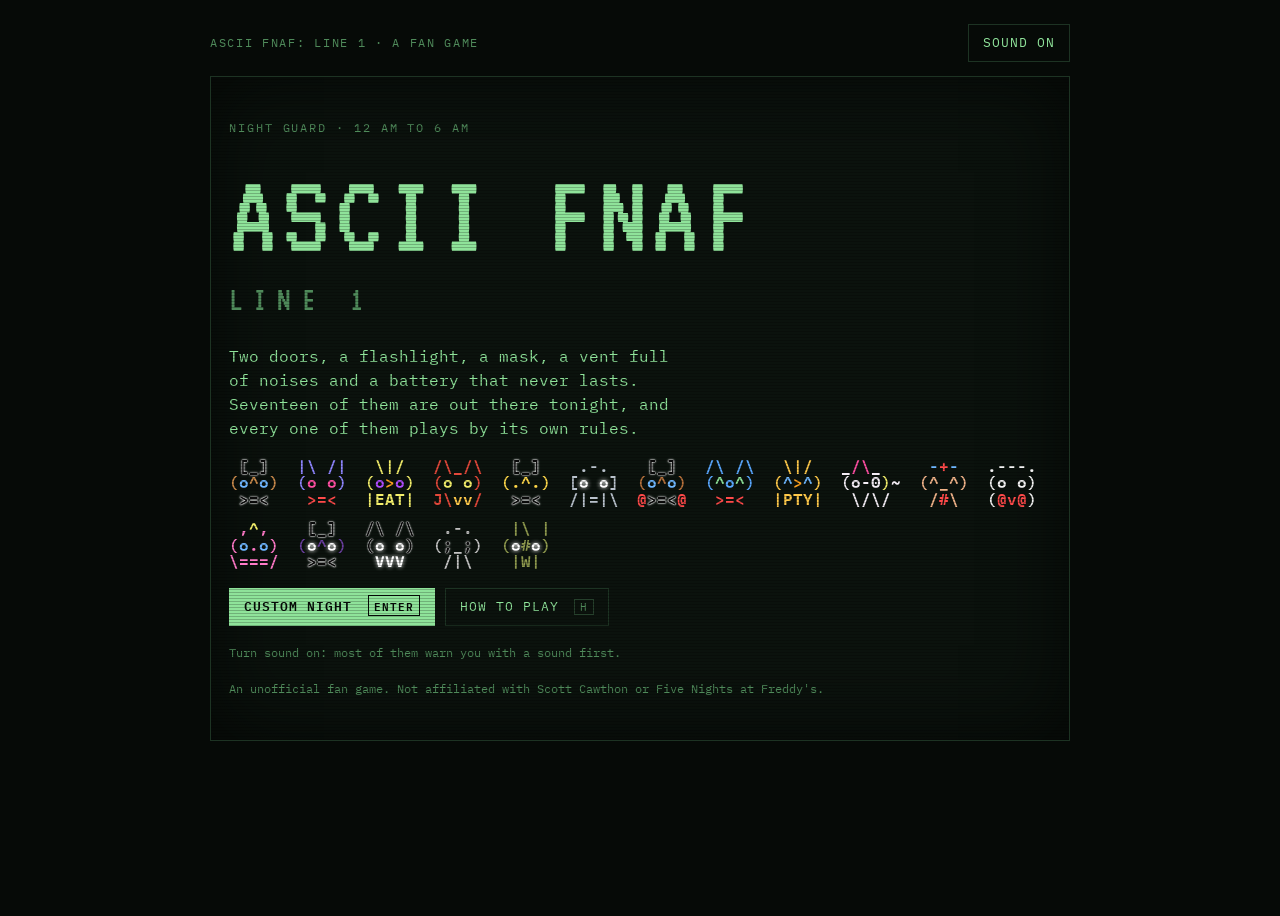
<file: ascii-fnaf/index.html>
<meta charset="utf-8">
<meta name="viewport" content="width=device-width, initial-scale=1">
<title>ASCII FNAF: Line 1</title>
<!--
  =====================================================================
  index.html: the page STRUCTURE (what is on the screen).

  ASCII FNAF: Line 1 is a fan game. It is not affiliated with Scott
  Cawthon or Five Nights at Freddy's; the characters belong to their
  creator.

  This file only lists the pieces of the page: screens, buttons, empty
  boxes the game draws into. How they look lives in style.css, and what
  they do lives in the js/ folder (loaded at the very bottom).

  Note: there is no <!doctype>, <html>, <head> or <body> here on purpose.
  tools/build.js wraps the page in those for the website, and browsers
  also cope fine when you double-click this file to open it locally.
  The two <meta> lines at the very top are for that local case:
  "charset utf-8" makes symbols like ✓ display correctly, and
  "viewport" makes it fit a phone screen.

  The game has four screens, and only one is visible at a time
  (the others carry the `hidden` attribute):
    #scr-title  title screen
    #scr-setup  custom night: set each character's level
    #scr-game   the night itself (HUD, office or monitor, controls)
    #scr-win    6 AM, you survived
  plus #scare (jumpscare and game over) and #howto ("How to play"),
  which cover the whole window.
  =====================================================================
-->
<link rel="preconnect" href="https://fonts.googleapis.com">
<link rel="preconnect" href="https://fonts.gstatic.com" crossorigin>
<link rel="stylesheet" href="https://fonts.googleapis.com/css2?family=IBM+Plex+Mono:wght@400;600&family=VT323&display=swap">
<link rel="stylesheet" href="style.css">

<div class="app">
  <div class="topbar">
    <span class="id">ASCII FNAF: Line 1 · a fan game</span>
    <button id="btnMute" type="button" aria-pressed="false">Sound on</button>
  </div>

  <div class="monitor">

    <!-- TITLE -->
    <section id="scr-title" class="title">
      <p class="eyebrow">Night guard · 12 AM to 6 AM</p>
      <h1>ASCII FNAF</h1>
      <p class="line-tag">LINE 1</p>
      <p class="tag-line">Two doors, a flashlight, a mask, a vent full of noises and a battery that never lasts. Seventeen of them are out there tonight, and every one of them plays by its own rules.</p>
      <p class="trio" id="titleTags" aria-hidden="true"></p>
      <div class="menu">
        <button id="btnPlay" type="button" class="primary">Custom night <kbd>Enter</kbd></button>
        <button id="btnHowTitle" type="button">How to play <kbd>H</kbd></button>
      </div>
      <p class="keys">Turn sound on: most of them warn you with a sound first.</p>
      <p class="keys">An unofficial fan game. Not affiliated with Scott Cawthon or Five Nights at Freddy's.</p>
    </section>

    <!-- SETUP -->
    <section id="scr-setup" class="setup" hidden>
      <p class="eyebrow">Before your shift</p>
      <h2>CUSTOM NIGHT</h2>
      <p class="sub">Set each one from level 0 to 20. Level 0 switches it off for the night; at 20 it acts at every chance it gets and gives you the least time to react. Or pick a ready-made challenge.</p>
      <div class="rows" id="rows"></div>
      <!-- How the card you point at (or the selected one) works; filled by renderWho() in screens.js. -->
      <p class="who-box" id="who" aria-live="polite"></p>
      <div class="presets" id="presets"></div>
      <!-- The picked challenge's flavour text (FLAVOR in data.js); empty when no challenge is picked. -->
      <p class="flavor" id="presetFlavor"></p>
      <p class="score" id="scoreLine"></p>
      <div class="setup-actions">
        <button id="btnStart" type="button" class="primary">Start night <kbd>Enter</kbd></button>
        <button id="btnAll0" type="button">All 0</button>
        <button id="btnAll20" type="button">All 20</button>
        <button id="btnHowSetup" type="button">How to play</button>
        <button id="btnBack" type="button">Back</button>
      </div>
      <p class="best" id="bestLine"></p>
      <p class="keys">Point at a card to see how that character works · ↑ ↓ pick a character · ← → change its level (or hold − / +) · Enter starts · Esc goes back</p>
    </section>

    <!-- GAME -->
    <section id="scr-game" hidden>
      <div class="hud">
        <div class="clock" id="clock">12:00 AM</div>
        <div class="meter"><span class="lab">POWER</span><b id="pw">100%</b><span class="bars" id="pwbar"></span></div>
        <div class="meter"><span class="lab">USAGE</span><span class="bars" id="usage"></span></div>
      </div>

      <div class="viewport" id="viewport">
        <div class="office" id="office">
          <pre class="art" id="doorL" data-door="L" aria-label="Left door"></pre>
          <pre class="art" id="officeArt" aria-hidden="true"></pre>
          <pre class="art" id="doorR" data-door="R" aria-label="Right door"></pre>
        </div>
        <!-- THE MONITOR: raised with the Camera button. A CAMS tab (a camera feed and the map) and,
             on nights with something in the vents, a VENTS tab (the vent map with its audio lures). -->
        <div class="cams" id="cams" hidden>
          <div class="tabs" id="tabs">
            <button type="button" data-tab="cams">Cams <kbd>C</kbd></button>
            <button type="button" data-tab="vents">Vents <kbd>V</kbd></button>
          </div>
          <div class="cam-pane" id="camPane">
            <div class="feed">
              <div class="feed-head"><span id="feedName">CAM 1 · SHOW STAGE</span><span class="rec">REC</span></div>
              <pre class="art" id="feed"></pre>
              <div class="wind" id="wind" hidden>
                <span class="bars" id="windBar"></span>
                <button id="btnWind" type="button">Wind <kbd>W</kbd></button>
              </div>
            </div>
            <!-- Each map button has an empty .mw span for its warning (Shadow Freddy's red !, the music box's ♪!). -->
            <div class="map" id="map">
              <button type="button" data-room="prize" style="grid-area:prize">CAM 7<br>Prize corner<span class="mw"></span></button>
              <button type="button" data-room="stage" style="grid-area:stage">CAM 1<br>Show stage<span class="mw"></span></button>
              <button type="button" data-room="parts" style="grid-area:parts">CAM 6<br>Parts &amp; service<span class="mw"></span></button>
              <button type="button" data-room="cove" style="grid-area:cove">CAM 3<br>Pirate cove<span class="mw"></span></button>
              <button type="button" data-room="dining" style="grid-area:dining">CAM 2<br>Dining area<span class="mw"></span></button>
              <button type="button" data-room="whall" style="grid-area:whall">CAM 4<br>West hall<span class="mw"></span></button>
              <span class="you">YOU</span>
              <button type="button" data-room="ehall" style="grid-area:ehall">CAM 5<br>East hall<span class="mw"></span></button>
            </div>
          </div>
          <div class="vent-pane" id="ventPane" hidden>
            <div class="vent-map" id="ventMap"></div>
            <p class="keys" id="ventNote"></p>
          </div>
        </div>
        <!-- The flashlight's circle of light; render.js moves it to the pointer. -->
        <div class="beam" id="beam" hidden></div>
        <!-- Shadow Bonnie's darkness: covers the office except a hole where the flashlight shines. -->
        <div class="dark-shade" id="darkShade" hidden></div>
        <!-- The mask: covers the whole view except two eye holes. An SVG is a drawing made of shapes;
             "evenodd" means the two ovals are cut OUT of the big rectangle, leaving holes.
             It sits inside a <div> because only normal page elements understand `hidden`. -->
        <div class="mask-view" id="maskView" hidden aria-hidden="true">
          <svg viewBox="0 0 100 100" preserveAspectRatio="none">
            <path fill-rule="evenodd" d="M0 0H100V100H0Z M23 50a12.5 15 0 1 0 25 0a12.5 15 0 1 0 -25 0Z M52 50a12.5 15 0 1 0 25 0a12.5 15 0 1 0 -25 0Z"/>
          </svg>
        </div>
        <!-- The Toy cupcake: render.js moves it to wherever it popped up in the office, and hides it while
             the monitor is up. It sits above the mask, so it can always be tapped. -->
        <div class="cupcake" id="cupcake" hidden role="button" aria-label="Toy cupcake: tap it"><pre class="art c-cup"> ,^,
(o.o)
\===/</pre></div>
        <!-- BB's jumpscare, when he takes your flashlight. It costs the light, not the night. -->
        <div class="mini-scare" id="miniScare" hidden><pre class="art shake" id="miniScareArt"></pre></div>
      </div>

      <div class="controls">
        <button id="btnL" type="button"><span>Left door<kbd>A</kbd></span><span class="state" id="stL">OPEN</span></button>
        <button id="btnCam" type="button"><span>Camera<kbd>Space</kbd></span><span class="state"><span id="stCam">DOWN</span><span class="warn" id="camWarn" hidden> · ♪! WIND</span><span class="alert" id="camAlert" hidden> · !</span></span></button>
        <button id="btnR" type="button"><span>Right door<kbd>D</kbd></span><span class="state" id="stR">OPEN</span></button>
        <button id="btnFlash" type="button" class="hold"><span>Flashlight<kbd>F</kbd></span><span class="state" id="stFlash">HOLD</span></button>
        <button id="btnMask" type="button"><span>Mask<kbd>W</kbd></span><span class="state" id="stMask">OFF</span></button>
      </div>
      <p class="keys hint">Hold F or the right mouse button to shine the flashlight where the mouse points (office and cameras) · C cams · V vents · 1–7 cameras · on VENTS, arrow keys pick a vent and Enter lures it · W: mask in the office, wind on CAM 7 · P pauses · M sound</p>

      <div class="overlay" id="pause" hidden>
        <h2>PAUSED</h2>
        <div class="menu">
          <button id="btnResume" type="button" class="primary">Resume <kbd>P</kbd></button>
          <button id="btnHowPause" type="button">How to play</button>
          <button id="btnQuit" type="button">Quit to setup</button>
        </div>
        <!-- Who is on tonight, filled by showPause() in screens.js. The info box comes first so it
             stays in view on a phone, where a full roster is taller than the screen. -->
        <p class="eyebrow">On tonight</p>
        <p class="who-box" id="pauseInfo"></p>
        <div class="mini-roster" id="pauseRoster"></div>
      </div>
    </section>

    <!-- WIN -->
    <section id="scr-win" class="endcard" hidden>
      <p class="eyebrow">Shift complete</p>
      <div class="big">6:00 AM</div>
      <p id="winMsg">You made it to morning.</p>
      <div class="lvls" id="winLevels"></div>
      <p class="best" id="winBest"></p>
      <div class="menu">
        <button id="btnAgainWin" type="button" class="primary">Play again <kbd>Enter</kbd></button>
        <button id="btnLevelsWin" type="button">Change levels <kbd>C</kbd></button>
      </div>
    </section>
  </div>
</div>

<!-- JUMPSCARE / GAME OVER -->
<div id="scare" hidden>
  <pre class="art" id="scareArt"></pre>
  <div id="scareMsg" hidden>
    <h2>GAME OVER</h2>
    <p id="loseMsg"></p>
    <div class="menu">
      <button id="btnRetry" type="button" class="primary">Retry <kbd>Enter</kbd></button>
      <button id="btnLevelsLose" type="button">Change levels <kbd>C</kbd></button>
    </div>
  </div>
</div>

<!-- HOW TO PLAY -->
<div id="howto" hidden>
  <div class="howto-card" role="dialog" aria-modal="true" aria-labelledby="howtoTitle">
    <h2 id="howtoTitle">HOW TO PLAY</h2>
    <ul>
      <li>Survive from 12 AM to 6 AM. Each hour lasts 30 real seconds.</li>
      <li>The monitor, each closed door and the flashlight each use the same amount of power. The mask and the audio lures are free. If the power runs out, everything shuts off and Freddy finds you in the dark.</li>
      <li>The flashlight lights up the area around your mouse pointer (hold F or the right mouse button). It works in the office and on the cameras.</li>
      <li>The monitor has a <b>CAMS</b> tab and, when something is in the vents, a <b>VENTS</b> tab. On VENTS, click a vent to play an audio lure there: anyone in a vent next to it may follow it and stay to listen. A lure in someone's own vent doesn't hold them there.</li>
      <li><b class="c-fre">Freddy</b> walks from the stage through the dining area and a hall to either door. Each move he laughs from the side he's heading to, louder as he gets closer, and you can follow him on the cameras. You won't see him in the doorway: on the third laugh, shut that door.</li>
      <li><b class="c-bon">Bonnie</b> comes to the left door and <b class="c-chi">Chica</b> to the right one. Watch them on the cameras. The doorways are dark: you'll only see their glowing eyes there, unless you shine the flashlight in. Shut the door when they're in the doorway.</li>
      <li>Freddy, Bonnie and Chica stay on the stage (CAM 1) all night when they're switched off.</li>
      <li><b class="c-fox">Foxy</b> gets ready in Pirate Cove (CAM 3), one stage at a time. Keep the flashlight on the cove to push him back one stage at a time (he can't move while it's on him). If he runs, shut the left door; his bang costs some power.</li>
      <li><b class="c-gol">Golden Freddy</b> can be in your office when you flip the monitor down. Tap the mask on, quickly.</li>
      <li><b class="c-tfr">Toy Freddy</b> walks in while the monitor is down. Put the mask on and keep it on until he leaves.</li>
      <li><b class="c-tbn">Toy Bonnie</b> (fast, lured about half the time), <b class="c-tch">Toy Chica</b> (medium, hardly ever lured) and <b class="c-bb">BB</b> (never on the vent map) crawl through the vents. When one climbs in, keep the mask on until it makes a sound and leaves. BB giggles when he reaches the last vent; if he gets you, he takes your flashlight for the rest of the night.</li>
      <li><b class="c-spr">Springtrap</b> is slow in the vents and easy to lure, but the mask doesn't fool him: never let him climb in. A loud bang means someone is in the last vent.</li>
      <li><b class="c-fen">Freddy Endo</b> wanders the vents wherever he likes and lures don't move him. He never attacks, but you can't play a lure in his vent.</li>
      <li><b class="c-mng">Mangle</b> turns up somewhere in your office. Shine the flashlight on them and they jump to another spot: find them and shine again. Three times sends them away. Listen for their radio to know which side they went to.</li>
      <li><b class="c-pup">The Puppet</b> waits in the music box on CAM 7. One click of Wind (or W) fills it. A ♪! on the Camera button means it's getting low.</li>
      <li>A <b class="c-cup">Toy cupcake</b> can pop up anywhere in the office, blinking and beeping. On the monitor you can only hear it: flip it down, find it and tap it in time.</li>
      <li><b class="c-sfr">Shadow Freddy</b> sits on a random camera; its map button and the Camera button blink a red <span class="alert">!</span>. Find him and shine the light on him.</li>
      <li><b class="c-sbn">Shadow Bonnie</b> turns the office dark. Search with the flashlight for his eyes (never over the vent) and hold the light on them.</li>
      <li>The <b class="c-cry">Crying Child</b> is on the camera the sticky note in your office names. Don't watch that camera too long. He moves every time you put the monitor down (so check the note again), but never to the camera you put it down on.</li>
    </ul>
    <div class="table-wrap">
      <table>
        <tr><td>Left / right door</td><td>A / D, or click the door or its button</td></tr>
        <tr><td>Monitor up / down</td><td>Space or S, or the Camera button</td></tr>
        <tr><td>Cams / vents tab</td><td>C / V, or the tabs on the monitor</td></tr>
        <tr><td>Pick a camera</td><td>1 to 7, or click a room on the map</td></tr>
        <tr><td>Audio lure</td><td>On the VENTS tab: click a vent, or pick one with the arrow keys and press Enter</td></tr>
        <tr><td>Flashlight</td><td>Hold F or the right mouse button (or hold the Flashlight button) and point with the mouse</td></tr>
        <tr><td>Mask</td><td>W in the office, or the Mask button (not with the monitor up)</td></tr>
        <tr><td>Wind the music box</td><td>W or the Wind button while on CAM 7</td></tr>
        <tr><td>Toy cupcake</td><td>Click or tap it</td></tr>
        <tr><td>Pause</td><td>P or Esc</td></tr>
        <tr><td>Sound</td><td>M, or the button at the top</td></tr>
      </table>
    </div>
    <div class="menu"><button id="btnHowClose" type="button" class="primary">Got it <kbd>Esc</kbd></button></div>
  </div>
</div>

<!--
  The game's code, split by job. ORDER MATTERS: each file can use
  things defined in the files above it, so the basics load first and
  main.js (which starts the game) loads last.
-->
<script src="js/helpers.js"></script>  <!-- tiny tools: $, store, pick, rand, byLevel -->
<script src="js/config.js"></script>   <!-- numbers to tweak: power, timing, difficulty -->
<script src="js/data.js"></script>     <!-- rooms, cameras, vents, the characters and the challenges -->
<script src="js/sound.js"></script>    <!-- every sound effect, generated in code -->
<script src="js/art.js"></script>      <!-- ASCII pictures and the tools that draw them -->
<script src="js/game.js"></script>     <!-- the rules: moving, doors, power, winning, losing -->
<script src="js/render.js"></script>   <!-- draws the night onto the screen -->
<script src="js/screens.js"></script>  <!-- switching screens, custom night, how to play -->
<script src="js/input.js"></script>    <!-- mouse and keyboard controls -->
<script src="js/main.js"></script>     <!-- the game loop, and starting everything up -->
</file>
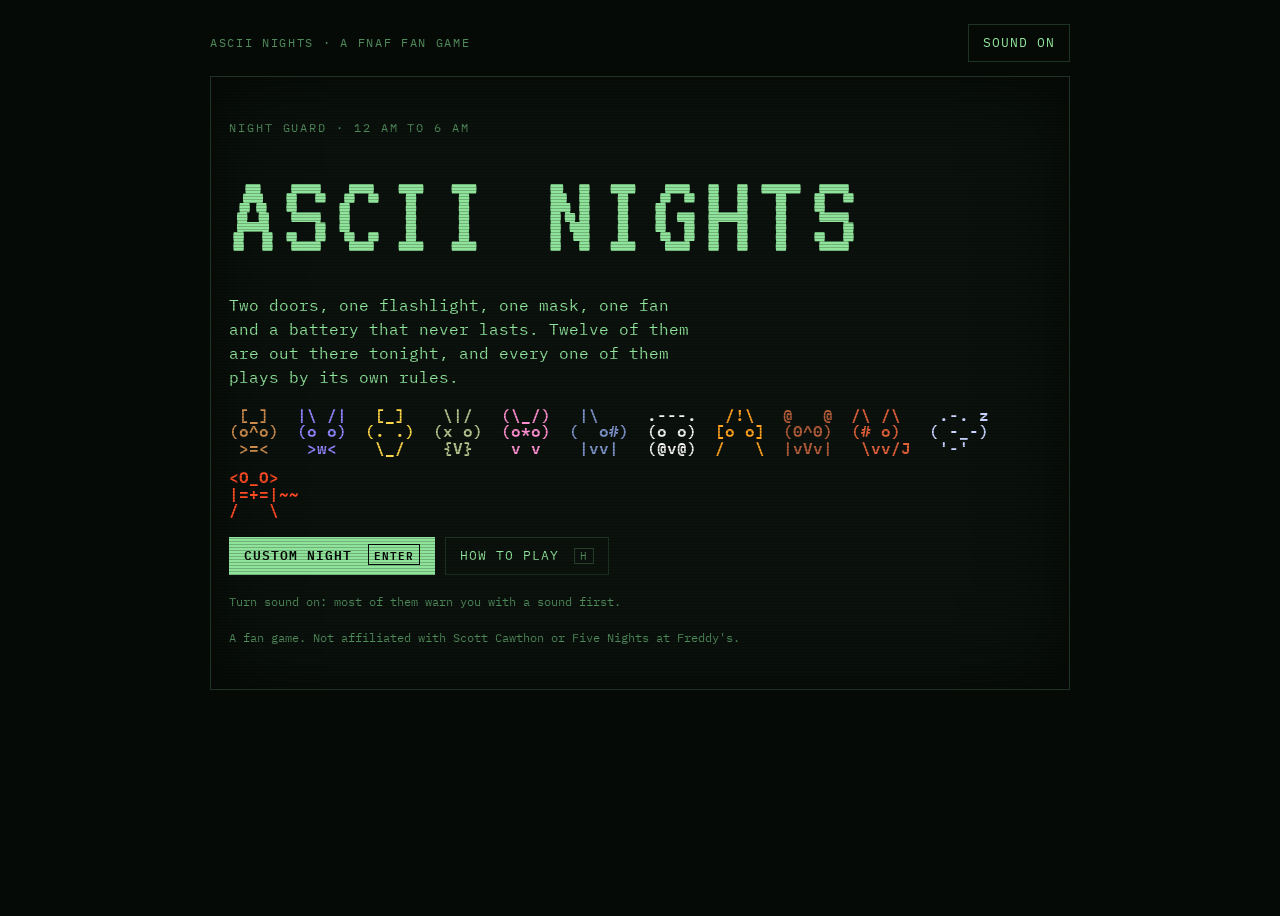
<file: ascii-nights/index.html>
<meta charset="utf-8">
<meta name="viewport" content="width=device-width, initial-scale=1">
<title>ASCII Nights</title>
<!--
  =====================================================================
  index.html: the page STRUCTURE (what is on the screen).

  ASCII Nights is a fan game. It is not affiliated with Scott Cawthon
  or Five Nights at Freddy's; the characters belong to their creator.

  This file only lists the pieces of the page: screens, buttons, empty
  boxes the game draws into. How they look lives in style.css, and what
  they do lives in the js/ folder (loaded at the very bottom).

  Note: there is no <!doctype>, <html>, <head> or <body> here on purpose.
  tools/build.js wraps the page in those for the website, and browsers
  also cope fine when you double-click this file to open it locally.
  The two <meta> lines at the very top are for that local case:
  "charset utf-8" makes symbols like ✓ display correctly, and
  "viewport" makes it fit a phone screen.

  The game has four screens, and only one is visible at a time
  (the others carry the `hidden` attribute):
    #scr-title  title screen
    #scr-setup  custom night: set each character's level
    #scr-game   the night itself (HUD, office or monitor, controls)
    #scr-win    6 AM, you survived
  plus #scare (jumpscare and game over) and #howto ("How to play"),
  which cover the whole window.
  =====================================================================
-->
<link rel="preconnect" href="https://fonts.googleapis.com">
<link rel="preconnect" href="https://fonts.gstatic.com" crossorigin>
<link rel="stylesheet" href="https://fonts.googleapis.com/css2?family=IBM+Plex+Mono:wght@400;600&family=VT323&display=swap">
<link rel="stylesheet" href="style.css">

<div class="app">
  <div class="topbar">
    <span class="id">ASCII Nights · a FNAF fan game</span>
    <button id="btnMute" type="button" aria-pressed="false">Sound on</button>
  </div>

  <div class="monitor">

    <!-- TITLE -->
    <section id="scr-title" class="title">
      <p class="eyebrow">Night guard · 12 AM to 6 AM</p>
      <h1>ASCII NIGHTS</h1>
      <p class="tag-line">Two doors, one flashlight, one mask, one fan and a battery that never lasts. Twelve of them are out there tonight, and every one of them plays by its own rules.</p>
      <p class="trio" id="titleTags" aria-hidden="true"></p>
      <div class="menu">
        <button id="btnPlay" type="button" class="primary">Custom night <kbd>Enter</kbd></button>
        <button id="btnHowTitle" type="button">How to play <kbd>H</kbd></button>
      </div>
      <p class="keys">Turn sound on: most of them warn you with a sound first.</p>
      <p class="keys">A fan game. Not affiliated with Scott Cawthon or Five Nights at Freddy's.</p>
    </section>

    <!-- SETUP -->
    <section id="scr-setup" class="setup" hidden>
      <p class="eyebrow">Before your shift</p>
      <h2>CUSTOM NIGHT</h2>
      <p class="sub">Set each one from level 0 to 20. Level 0 switches it off for the night; at 20 it acts at every chance it gets and gives you the least time to react. Or pick a ready-made challenge.</p>
      <div class="rows" id="rows"></div>
      <div class="presets" id="presets"></div>
      <!-- The picked challenge's flavour text (FLAVOR in data.js); empty when no challenge is picked. -->
      <p class="flavor" id="presetFlavor"></p>
      <p class="score" id="scoreLine"></p>
      <div class="setup-actions">
        <button id="btnStart" type="button" class="primary">Start night <kbd>Enter</kbd></button>
        <button id="btnAll0" type="button">All 0</button>
        <button id="btnAll20" type="button">All 20</button>
        <button id="btnHowSetup" type="button">How to play</button>
        <button id="btnBack" type="button">Back</button>
      </div>
      <p class="best" id="bestLine"></p>
      <p class="keys">↑ ↓ pick a character · ← → change its level (or hold − / +) · Enter starts · Esc goes back</p>
    </section>

    <!-- GAME -->
    <section id="scr-game" hidden>
      <div class="hud">
        <div class="clock" id="clock">12 AM</div>
        <div class="meter"><span class="lab">POWER</span><b id="pw">100%</b><span class="bars" id="pwbar"></span></div>
        <div class="meter"><span class="lab">USAGE</span><span class="bars" id="usage"></span></div>
        <div class="meter" id="heatMeter"><span class="lab">HEAT</span><b id="heat">0%</b></div>
      </div>

      <div class="viewport" id="viewport">
        <div class="office" id="office">
          <pre class="art" id="doorL" data-door="L" aria-label="Left door"></pre>
          <pre class="art" id="officeArt" aria-hidden="true"></pre>
          <pre class="art" id="doorR" data-door="R" aria-label="Right door"></pre>
        </div>
        <!-- THE MONITOR: raised with the Camera button. A camera feed and the map. -->
        <div class="cams" id="cams" hidden>
          <div class="feed">
            <div class="feed-head"><span id="feedName">CAM 1 · SHOW STAGE</span><span class="rec">REC</span></div>
            <pre class="art" id="feed"></pre>
            <div class="wind" id="wind" hidden>
              <span class="bars" id="windBar"></span>
              <button id="btnWind" type="button">Wind <kbd>W</kbd></button>
            </div>
          </div>
          <div class="map" id="map">
            <button type="button" data-room="prize" style="grid-area:prize">CAM 7<br>Prize corner<span class="warn" id="camWarnMap" hidden> ♪!</span></button>
            <button type="button" data-room="stage" style="grid-area:stage">CAM 1<br>Show stage</button>
            <button type="button" data-room="back" style="grid-area:back">CAM 3<br>Backstage</button>
            <button type="button" data-room="cove" style="grid-area:cove">CAM 4<br>Pirate cove</button>
            <button type="button" data-room="dining" style="grid-area:dining">CAM 2<br>Dining area</button>
            <button type="button" data-room="whall" style="grid-area:whall">CAM 5<br>West hall</button>
            <span class="you">YOU</span>
            <button type="button" data-room="ehall" style="grid-area:ehall">CAM 6<br>East hall</button>
          </div>
        </div>
        <!-- The flashlight's circle of light; render.js moves it to the pointer. -->
        <div class="beam" id="beam" hidden></div>
        <!-- Sleepy Moon's darkness and the endo's heat: see-through layers that render.js fades in and out. -->
        <div class="shade heat-glow" id="heatGlow"></div>
        <div class="shade sleep-shade" id="sleepShade"></div>
        <!-- The mask: covers the whole view except two eye holes. An SVG is a drawing made of shapes;
             "evenodd" means the two ovals are cut OUT of the big rectangle, leaving holes.
             It sits inside a <div> because only normal page elements understand `hidden`. -->
        <div class="mask-view" id="maskView" hidden aria-hidden="true">
          <svg viewBox="0 0 100 100" preserveAspectRatio="none">
            <path fill-rule="evenodd" d="M0 0H100V100H0Z M23 50a12.5 15 0 1 0 25 0a12.5 15 0 1 0 -25 0Z M52 50a12.5 15 0 1 0 25 0a12.5 15 0 1 0 -25 0Z"/>
          </svg>
        </div>
        <!-- Phantom Chica's jumpscare, when you miss her cupcakes. It costs power, not the night. -->
        <div class="mini-scare" id="miniScare" hidden><pre class="art shake" id="miniScareArt"></pre></div>
      </div>

      <div class="controls">
        <button id="btnL" type="button"><span>Left door<kbd>A</kbd></span><span class="state" id="stL">OPEN</span></button>
        <button id="btnCam" type="button"><span>Camera<kbd>Space</kbd></span><span class="state"><span id="stCam">DOWN</span><span class="warn" id="camWarn" hidden> · ♪! WIND</span></span></button>
        <button id="btnR" type="button"><span>Right door<kbd>D</kbd></span><span class="state" id="stR">OPEN</span></button>
        <button id="btnFlash" type="button" class="hold"><span>Flashlight<kbd>F</kbd></span><span class="state" id="stFlash">HOLD</span></button>
        <button id="btnMask" type="button"><span>Mask<kbd>W</kbd></span><span class="state" id="stMask">OFF</span></button>
        <button id="btnFan" type="button"><span>Fan<kbd>E</kbd></span><span class="state" id="stFan">OFF</span></button>
      </div>
      <p class="keys hint">Hold F or the right mouse button to shine the flashlight where the mouse points · 1–7 pick a camera · W: mask in the office, wind the box on CAM 7 · P pauses · M sound</p>

      <div class="overlay" id="pause" hidden>
        <h2>PAUSED</h2>
        <div class="menu">
          <button id="btnResume" type="button" class="primary">Resume <kbd>P</kbd></button>
          <button id="btnHowPause" type="button">How to play</button>
          <button id="btnQuit" type="button">Quit to setup</button>
        </div>
      </div>
    </section>

    <!-- WIN -->
    <section id="scr-win" class="endcard" hidden>
      <p class="eyebrow">Shift complete</p>
      <div class="big">6:00 AM</div>
      <p id="winMsg">You made it to morning.</p>
      <div class="lvls" id="winLevels"></div>
      <p class="best" id="winBest"></p>
      <div class="menu">
        <button id="btnAgainWin" type="button" class="primary">Play again <kbd>Enter</kbd></button>
        <button id="btnLevelsWin" type="button">Change levels <kbd>C</kbd></button>
      </div>
    </section>
  </div>
</div>

<!-- JUMPSCARE / GAME OVER -->
<div id="scare" hidden>
  <pre class="art" id="scareArt"></pre>
  <div id="scareMsg" hidden>
    <h2>GAME OVER</h2>
    <p id="loseMsg"></p>
    <div class="menu">
      <button id="btnRetry" type="button" class="primary">Retry <kbd>Enter</kbd></button>
      <button id="btnLevelsLose" type="button">Change levels <kbd>C</kbd></button>
    </div>
  </div>
</div>

<!-- HOW TO PLAY -->
<div id="howto" hidden>
  <div class="howto-card" role="dialog" aria-modal="true" aria-labelledby="howtoTitle">
    <h2 id="howtoTitle">HOW TO PLAY</h2>
    <ul>
      <li>Survive from 12 AM to 6 AM. Each hour lasts 30 real seconds.</li>
      <li>The monitor, each closed door, the flashlight and the fan each use the same amount of power. The mask is free. If the power runs out, everything shuts off and something finds you in the dark.</li>
      <li>The flashlight lights up the area around your mouse pointer (hold F or the right mouse button). Whatever is in the light gets flashed.</li>
      <li><b class="c-fre">Freddy</b> laughs every time he moves, but you never see him on the cameras. After the third laugh he's at the right door: shut it.</li>
      <li><b class="c-bon">Bonnie</b> walks from the stage to either door. Follow him on the cameras and shut the door when he's in the doorway; he goes straight back to the stage.</li>
      <li><b class="c-gol">Golden Freddy</b> can be sitting in your office when you flip the monitor down. Tap the mask on, quickly.</li>
      <li><b class="c-pch">Phantom Chica</b> can show up when you flip the monitor down. Find and click her shadow cupcakes <span class="cup">{^}</span> (1 to 3) somewhere in the office. Miss them and she jumpscares you and takes 10% of your power.</li>
      <li><b class="c-bnt">Bonnet</b> runs across your office floor. Boop her nose (click the <span class="c-bnt">*</span>) before she reaches the other side. She dodges the mouse, but you're faster: come at her from the front.</li>
      <li><b class="c-wbn">Withered Bonnie</b> turns up on a timer. The monitor doesn't stop the timer, but he only appears once you flip the monitor down. Put the mask on and keep it on for 2 seconds.</li>
      <li><b class="c-pup">The Puppet</b> waits in the music box on CAM 7. Tap Wind (or W) while you watch it to wind it up. A ♪! on the Camera button means it's getting low.</li>
      <li><b class="c-stf">The Nightmare staff bot</b> sits on your desk. When it beeps and blinks, its arrow points at a door: shut that one. If that door was already shut, it waits until you open it, and then you have to shut it again.</li>
      <li><b class="c-nfr">Nightmare Freddy</b>'s Freddles pile up on your desk. Shine the flashlight on each one to send it away. If all three sit there too long, he comes: put the mask on and keep it on until he leaves. Taking it off is deadly.</li>
      <li><b class="c-wfx">Withered Foxy</b> gets ready in Pirate Cove (CAM 4), then charges the left door. Shut it on him. When you hear him stomp, open the door, flash him with the light, and shut it again. Open it before the stomp and he lunges again!</li>
      <li><b class="c-mon">Sleepy Moon</b> makes the office darker and darker as you drift off. Use the flashlight or the monitor to stay awake. If he's on, he's who comes when the power runs out.</li>
      <li><b class="c-end">The Flamethrower endo</b> heats up your office. Turn on the fan to slow the heat down until he leaves. At 100% heat, it's over.</li>
    </ul>
    <div class="table-wrap">
      <table>
        <tr><td>Left / right door</td><td>A / D, or click the door or its button</td></tr>
        <tr><td>Monitor up / down</td><td>Space or S, or the Camera button</td></tr>
        <tr><td>Pick a camera</td><td>1 to 7, or click a room on the map</td></tr>
        <tr><td>Flashlight</td><td>Hold F or the right mouse button (or hold the Flashlight button) and point with the mouse</td></tr>
        <tr><td>Mask</td><td>W in the office, or the Mask button (not with the monitor up)</td></tr>
        <tr><td>Fan</td><td>E, or the Fan button</td></tr>
        <tr><td>Wind the music box</td><td>Tap W or the Wind button while on CAM 7</td></tr>
        <tr><td>Cupcakes, Bonnet's nose</td><td>Click them in the office</td></tr>
        <tr><td>Pause</td><td>P or Esc</td></tr>
        <tr><td>Sound</td><td>M, or the button at the top</td></tr>
      </table>
    </div>
    <div class="menu"><button id="btnHowClose" type="button" class="primary">Got it <kbd>Esc</kbd></button></div>
  </div>
</div>

<!--
  The game's code, split by job. ORDER MATTERS: each file can use
  things defined in the files above it, so the basics load first and
  main.js (which starts the game) loads last.
-->
<script src="js/helpers.js"></script>  <!-- tiny tools: $, store, pick, rand, byLevel -->
<script src="js/config.js"></script>   <!-- numbers to tweak: power, timing, difficulty -->
<script src="js/data.js"></script>     <!-- rooms, cameras, the characters and the challenges -->
<script src="js/sound.js"></script>    <!-- every sound effect, generated in code -->
<script src="js/art.js"></script>      <!-- ASCII pictures and the tools that draw them -->
<script src="js/game.js"></script>     <!-- the rules: moving, doors, power, winning, losing -->
<script src="js/render.js"></script>   <!-- draws the night onto the screen -->
<script src="js/screens.js"></script>  <!-- switching screens, custom night, how to play -->
<script src="js/input.js"></script>    <!-- mouse and keyboard controls -->
<script src="js/main.js"></script>     <!-- the game loop, and starting everything up -->
</file>
<file: style.css>
/* =====================================================================
   style.css: how everything LOOKS (colors, fonts, sizes, layout).

   CSS never changes what the game DOES; it only styles the HTML in
   index.html. Each rule is "selector { property: value; }":
     .monitor   means "every element with class="monitor""
     #scare     means "the element with id="scare""
     button     means "every <button>"

   Layout: one amber security monitor, centered. A top bar, then the
   active screen. In game: HUD strip, ASCII viewport, control strip.
   The look is deliberately dark only (an old CRT in a dark office).
   ===================================================================== */

/* ---------- design tokens ----------
   "--name: value" defines a CSS variable; var(--name) uses it.
   Change a color here and it changes everywhere it is used. */
:root {
  --bg: #0d0a07;
  --panel: #16100a;
  --line: #3d2c19;
  --fg: #f2b35b;
  --dim: #8a6942;
  --faint: #4a3823;
  --danger: #ff5546;
  --c-dia: #ff6b84;
  --c-tri: #62d2ff;
  --c-orb: #c8a6ff;
  --c-len: #a8ee7e;   /* the threat colors: --c-dia, --c-tri, --c-orb above and --c-sqr, --c-smi below */
  --c-sqr: #ff8a3d;
  --c-smi: #b8662e;
  --c-crw: #d6e04a;   /* Ж Crawler: sickly yellow-green */
  --c-flk: #e4f0ff;   /* ¤ Flicker: pale electric white */
  --c-vis: #ff5fc8;   /* Ψ Visitor: magenta */
  --c-ech: #5fe0d0;   /* Ξ Echo: vent teal */
  --c-slk: #b0c4de;   /* § Slink: cold steel blue */
  --c-pek: #6f8fff;   /* ¥ Peeker: royal blue (stands out from the amber office) */
  --c-spm: #ff4fa3;   /* © Spammer: loud pop-up pink */   /* a reddish brown: darker and redder than the amber, so (: still shows up in the office */
  --font-display: "VT323", "IBM Plex Mono", ui-monospace, Menlo, Consolas, monospace;
  --font-mono: "IBM Plex Mono", ui-monospace, Menlo, Consolas, monospace;
  --art: min(16px, calc((100vw - 60px) / 37));
  color-scheme: dark;
}
html, body { min-height: 100%; }
body {
  background: var(--bg);
  color: var(--fg);
  font-family: var(--font-mono);
  font-size: 14px;
  line-height: 1.5;
  box-sizing: border-box;
  padding-left: max(16px, env(safe-area-inset-left, 0px));
  padding-right: max(16px, env(safe-area-inset-right, 0px));
  padding-block: 16px 24px;
  overflow-x: hidden;
}
* { box-sizing: border-box; }

/* The game hides screens with the HTML `hidden` attribute. Browsers hide those by default,
   but any rule that sets `display` (like `#scare { display: flex }`) would win and show
   them anyway: that's how the Game Over screen covered everything when opened from a file.
   !important makes `hidden` always win. */
[hidden] { display: none !important; }

.app { max-width: 860px; margin: 0 auto; display: flex; flex-direction: column; gap: 14px; }
.topbar { display: flex; justify-content: space-between; align-items: center; gap: 12px; color: var(--dim); font-size: 12px; letter-spacing: .14em; text-transform: uppercase; }
.topbar .id { white-space: nowrap; overflow: hidden; text-overflow: ellipsis; }
.topbar button { white-space: nowrap; flex: none; }
.topbar-btns { display: flex; gap: 8px; flex: none; }

.monitor {
  position: relative;
  border: 1px solid var(--line);
  background: var(--panel);
  padding: 18px;
  overflow: hidden;
  box-shadow: inset 0 0 80px rgba(0,0,0,.65);
}
/* The faint horizontal "scanlines" of an old monitor: a see-through stripe pattern laid on top. */
.monitor::after {
  content: "";
  position: absolute; inset: 0;
  pointer-events: none;
  background: repeating-linear-gradient(to bottom, rgba(0,0,0,0) 0 2px, rgba(0,0,0,.22) 2px 3px);
}

button {
  font: inherit;
  font-size: 13px;
  color: var(--fg);
  background: transparent;
  border: 1px solid var(--line);
  padding: 8px 14px;
  cursor: pointer;
  letter-spacing: .08em;
  text-transform: uppercase;
}
button:hover { border-color: var(--fg); }
button:focus-visible { outline: 2px solid var(--fg); outline-offset: 2px; }
button.primary { background: var(--fg); color: var(--bg); border-color: var(--fg); font-weight: 600; }
button.primary:hover { background: transparent; color: var(--fg); }
kbd { font: inherit; font-size: 11px; color: var(--dim); border: 1px solid var(--faint); padding: 0 5px; margin-left: 6px; }
button.primary kbd { color: inherit; border-color: currentColor; }

h1, h2 { font-family: var(--font-display); font-weight: 400; margin: 0; line-height: 1; text-wrap: balance; }
/* clamp(smallest, preferred, largest): 14vw is 14% of the window width, so the title shrinks
   on phones. The 40px minimum still lets "CUSTOM NIGHT" fit on a small 320px-wide phone. */
h1 { font-size: clamp(40px, 14vw, 120px); letter-spacing: .04em; }
h2 { font-size: clamp(38px, 8vw, 56px); letter-spacing: .04em; }
p { margin: 0; }
.eyebrow { color: var(--dim); font-size: 12px; letter-spacing: .16em; text-transform: uppercase; }
.keys { color: var(--dim); font-size: 12px; }
.sub { color: var(--dim); max-width: 62ch; }

/* ---------- ASCII art ----------
   Every drawing lives in a <pre> ("preformatted") block, which keeps spaces and line breaks
   exactly as written. A monospace font makes every character the same width, so columns line up. */
pre.art { font-family: var(--font-mono); font-size: var(--art); line-height: 1.18; margin: 0; white-space: pre; }
/* Symbols like ◆ come from a different font and can be wider than a letter.
   Forcing them to exactly 1 character wide (1ch) keeps the drawing from going crooked. */
.sym { display: inline-block; width: 1ch; text-align: center; font-weight: 600; }
.s-dia { color: var(--c-dia); }
.s-tri { color: var(--c-tri); }
.s-orb { color: var(--c-orb); }
.s-sqr { color: var(--c-sqr); }
.s-len, .face { color: var(--c-len); }
.s-smi { color: var(--c-smi); }
.s-crw { color: var(--c-crw); }
.s-flk { color: var(--c-flk); text-shadow: 0 0 6px var(--c-flk); }
.s-vis { color: var(--c-vis); }
.s-ech { color: var(--c-ech); }
.s-slk { color: var(--c-slk); }
.s-pek { color: var(--c-pek); }
.s-spm { color: var(--c-spm); }
/* The Crawler can be clicked; the invisible ::after box makes each small symbol easier to hit. */
.crw-hit { position: relative; cursor: pointer; }
.crw-hit::after { content: ""; position: absolute; inset: -4px; }
/* Smiley's (: on menus and in the help. It's plain text, two characters wide. */
.smi-face { display: inline-block; white-space: pre; font-weight: 600; }
/* Smiley hiding in the office, in brown with a soft glow so it stands out from the amber.
   The invisible ::after box around it makes it easier to click than two tiny letters. */
.smi { position: relative; cursor: pointer; color: var(--c-smi); font-weight: 600; text-shadow: 0 0 8px var(--c-smi); }
.smi::after { content: ""; position: absolute; inset: -8px -4px; }
.bigface.s-smi { color: var(--c-smi); text-shadow: 0 0 18px var(--c-smi); font-family: var(--font-mono); font-weight: 600; }
/* The face uses system fonts: the terminal font cannot draw its combining marks. */
.face, .bigface { font-family: system-ui, -apple-system, "Segoe UI", "Helvetica Neue", Arial, "DejaVu Sans", sans-serif; }
.face { display: inline-block; white-space: pre; font-weight: 600; }
pre .face { font-size: 1.2em; width: 4em; text-align: center; } /* 4em here = 8 columns of the 0.6em-wide mono font */
.bigface { display: block; white-space: pre; font-size: min(15vw, 24vh); line-height: 1.3; color: var(--c-len); text-shadow: 0 0 18px var(--c-len); }
.alert { color: var(--danger) !important; animation: blink 0.8s steps(2) infinite; }
.wind { display: flex; flex-wrap: wrap; align-items: center; justify-content: space-between; gap: 8px 12px; }
.wind .bars { white-space: pre; font-variant-numeric: tabular-nums; }
#btnWind { touch-action: none; user-select: none; -webkit-user-select: none; }
#btnWind.on { background: var(--fg); color: var(--bg); border-color: var(--fg); }
.dim { color: var(--dim); }
.door { color: var(--dim); }

/* ---------- title ---------- */
.title { display: flex; flex-direction: column; gap: 18px; padding-block: 24px; }
.title .tag { font-size: 16px; max-width: 46ch; }
.trio { font-size: 40px; display: flex; flex-wrap: wrap; align-items: center; gap: 10px 22px; }
.trio .sym { width: auto; }
.trio .face { font-size: 28px; }
.menu { display: flex; flex-wrap: wrap; gap: 10px; }

/* ---------- setup ---------- */
.setup { display: flex; flex-direction: column; gap: 18px; }
.rows { display: flex; flex-direction: column; gap: 8px; }
.lvrow {
  display: grid;
  grid-template-columns: 96px minmax(0, 1fr) auto;
  align-items: center;
  gap: 12px;
  padding: 10px 12px;
  border: 1px solid var(--line);
  cursor: pointer;
}
.lvrow.sel { border-color: var(--fg); background: rgba(242,179,91,.06); }
.lvrow .sym.big { font-size: 32px; width: auto; justify-self: center; }
.lvrow .face.big { font-size: 16px; justify-self: center; }
.lvrow .smi-face.big { font-size: 26px; justify-self: center; }
.lvrow .who { min-width: 0; }
.lvrow .who b { display: block; font-weight: 600; letter-spacing: .06em; }
.lvrow .who small { color: var(--dim); font-size: 12px; }
/* How many times this threat has got you (shown only once it has). */
.lvrow .who small.kills { display: block; color: var(--danger); }
.ctrl { display: flex; align-items: center; gap: 8px; }
.ctrl button { padding: 4px 12px; font-size: 18px; line-height: 1; touch-action: none; user-select: none; -webkit-user-select: none; }   /* hold to repeat on phones too */
.lv { display: flex; flex-direction: column; align-items: center; min-width: 13ch; font-variant-numeric: tabular-nums; }
.lv b { font-family: var(--font-display); font-size: 30px; font-weight: 400; line-height: 1; }
.lv .bar { font-size: 11px; color: var(--dim); letter-spacing: -.02em; white-space: pre; }
.setup-actions { display: flex; flex-wrap: wrap; gap: 10px; align-items: center; }
/* The ★ modifier checkbox under each threat's description. */
.lvrow .mod { display: block; margin-top: 6px; cursor: pointer; font-size: 12px; letter-spacing: .04em; }
.lvrow .mod input { accent-color: var(--fg); margin: 0 4px 0 0; vertical-align: -2px; cursor: pointer; }
.lvrow .mod input:disabled, .lvrow .mod input:disabled ~ * { cursor: not-allowed; }
.lvrow .mod:has(input:checked) { color: var(--fg); font-weight: 600; }
.lvrow .mod:has(input:disabled) { opacity: .45; }
.lvrow .mod small { display: block; font-weight: 400; }
/* The mode picker: the chosen mode is filled in. */
.modes { display: flex; flex-wrap: wrap; gap: 8px; align-items: center; }
.modes .lab { color: var(--dim); font-size: 12px; letter-spacing: .14em; text-transform: uppercase; margin-right: 4px; }
.modes button { padding: 6px 12px; font-size: 12px; }
.modes button[aria-pressed="true"] { background: var(--fg); color: var(--bg); border-color: var(--fg); }
.modes .dim { flex-basis: 100%; font-size: 12px; }
/* The row of challenge buttons. */
.presets { display: flex; flex-wrap: wrap; gap: 8px; align-items: center; }
.presets .lab { color: var(--dim); font-size: 12px; letter-spacing: .14em; text-transform: uppercase; margin-right: 4px; }
.presets button { padding: 6px 10px; font-size: 12px; }
/* The picked challenge is outlined, and its flavour text shows under the list. */
.presets button.picked { border-color: var(--fg); background: rgba(242,179,91,.1); }
.flavor { color: var(--dim); font-style: italic; min-height: 1.5em; margin-top: -8px; }
.flavor b { color: var(--fg); font-style: normal; }
/* A Generator or Tasks challenge's mode, as a small tag on its button. */
.mode-tag { font-size: 10px; letter-spacing: .08em; padding: 0 4px; margin-right: 4px; border: 1px solid var(--faint); color: var(--c-ech); }
/* A beaten challenge: green ✓ and a green border (the same green as Lenny). */
.tick { color: var(--c-len); font-weight: 600; }
.presets button.done { border-color: var(--c-len); }
.score b { color: var(--fg); font-weight: 600; }
.best { color: var(--dim); }
.best b { color: var(--fg); font-weight: 600; }

/* ---------- game ---------- */
.hud { display: flex; flex-wrap: wrap; align-items: baseline; justify-content: space-between; gap: 6px 20px; font-variant-numeric: tabular-nums; }
.clock { font-family: var(--font-display); font-size: 44px; line-height: 1; }
.meter { display: flex; align-items: baseline; gap: 8px; font-size: 13px; letter-spacing: .06em; }
.meter .lab { color: var(--dim); font-size: 11px; letter-spacing: .14em; }
.meter b { font-family: var(--font-display); font-size: 30px; font-weight: 400; min-width: 4ch; text-align: right; }
.meter .bars { white-space: pre; }
.low { color: var(--danger); }
.viewport { display: flex; justify-content: center; margin-top: 14px; min-height: calc(var(--art) * 1.18 * 16); }
.office { display: flex; justify-content: center; transition: color .3s; }
.office pre[data-door] { cursor: pointer; }
/* A door light shining: the doorway glows. */
.office pre.lit { background: rgba(242,179,91,.16); box-shadow: 0 0 18px rgba(242,179,91,.25); }
/* Wearing the mask: a dark mask covers the whole view, and you only see (and can only click)
   through its two eye holes. The holes let clicks through; the mask itself blocks them. */
.viewport { position: relative; }
.mask-view { position: absolute; inset: 0; pointer-events: none; z-index: 2; }
.mask-view svg { display: block; width: 100%; height: 100%; pointer-events: none; }
.mask-view path { fill: #140e08; stroke: var(--dim); stroke-width: 1.5; vector-effect: non-scaling-stroke; pointer-events: visiblePainted; }
.office.dark { color: var(--faint); }
.office.dark .door, .office.dark .dim { color: #2a1f13; }
.office.dark .sym { color: inherit; }
.office.dark .sym.lit { color: var(--danger); text-shadow: 0 0 6px var(--danger); }

/* The raised monitor: the tab bar on top, then the tab you're on. */
.cams { position: relative; display: flex; flex-direction: column; gap: 10px; align-items: center; }
/* © Spammer's ads: each one covers the whole monitor (whatever tab you're on), so nothing under it can
   be seen or clicked. The layer itself lets clicks through when it's empty; each ad blocks them. */
.ads { position: absolute; inset: 0; pointer-events: none; z-index: 3; }
.ad { position: absolute; width: 94%; height: 92%; pointer-events: auto; padding: 30px 16px;
  display: flex; align-items: center; justify-content: center;
  background: #2a0f1e; border: 2px solid var(--c-spm); box-shadow: 0 0 22px rgba(255,79,163,.45);
  color: #ffe8f3; font-size: clamp(16px, 4vw, 26px); line-height: 1.3; text-align: center; }
.ad-x { position: absolute; padding: 4px 8px; font-size: 13px; color: #ffe8f3; border-color: var(--c-spm); background: #2a0f1e; }
.ad-x.tl { top: 2px; left: 2px; } .ad-x.tr { top: 2px; right: 2px; }
.ad-x.bl { bottom: 2px; left: 2px; } .ad-x.br { bottom: 2px; right: 2px; }
.cam-pane { display: flex; flex-wrap: wrap; gap: 14px; justify-content: center; align-items: flex-start; }
.tabs { display: flex; gap: 6px; align-self: stretch; justify-content: center; }
.tabs button { padding: 5px 14px; font-size: 12px; }
.tabs button[aria-current="true"] { background: var(--fg); color: var(--bg); border-color: var(--fg); }
.tabs button[aria-current="true"] kbd { color: inherit; border-color: currentColor; }
/* The vent map: each room can be clicked to play a lure; the room you just lured glows. */
.vroom { color: var(--fg); cursor: pointer; }
.vroom.vlure { color: var(--bg); background: var(--fg); }
.feed { display: flex; flex-direction: column; gap: 6px; min-width: 0; }
.feed-head { display: flex; justify-content: space-between; gap: 12px; font-size: 12px; letter-spacing: .12em; }
.rec { color: var(--danger); }
.rec::before { content: "\25CF  "; animation: blink 1.2s steps(2) infinite; }
@keyframes blink { 50% { opacity: 0; } }
.map {
  display: grid;
  grid-template-columns: repeat(3, minmax(0, 1fr));
  grid-template-areas: ". stage prize" "backstage dining supply" "whall you ehall";
  gap: 6px;
  width: min(270px, 100%);
  align-self: center;
}
.map button { padding: 7px 4px; font-size: 11px; line-height: 1.3; letter-spacing: .04em; text-transform: none; }
.map button[aria-current="true"] { background: var(--fg); color: var(--bg); border-color: var(--fg); }
.map .you { grid-area: you; display: grid; place-items: center; font-size: 11px; color: var(--dim); border: 1px dashed var(--faint); padding: 7px 4px; }

.controls { display: grid; grid-template-columns: repeat(3, minmax(0, 1fr)); gap: 10px; margin-top: 16px; }
.controls button { padding: 12px 6px; display: flex; flex-direction: column; align-items: center; gap: 2px; }
.controls button .state { font-size: 11px; color: var(--dim); letter-spacing: .12em; }
.controls button.on { border-color: var(--fg); background: rgba(242,179,91,.12); }
.controls button.on .state { color: var(--fg); }
.controls button:disabled { opacity: .35; cursor: not-allowed; }
/* The two door lights sit on a second row, under their doors (columns 1 and 3). */
#btnLightL { grid-column: 1; }
#btnMask { grid-column: 2; }   /* the mask sits between the two lights */
#btnLightR { grid-column: 3; }
#btnGen { grid-column: 1 / -1; }   /* Generator mode: a wide button on its own row */
/* Tasks mode: the task list on the monitor. The one you're working on is outlined. */
.task-list { display: flex; flex-direction: column; gap: 4px; width: min(560px, 100%); }
.task-list button { display: flex; justify-content: space-between; gap: 12px; text-transform: none; letter-spacing: .02em; padding: 6px 10px; font-size: 13px; }
.task-list button.doing { border-color: var(--fg); background: rgba(242,179,91,.12); }
.task-list button.done { color: var(--c-len); border-color: var(--faint); cursor: default; }
.task-list .bars { white-space: pre; font-variant-numeric: tabular-nums; }
.tasks { width: min(560px, 100%); }
.controls button.light { touch-action: none; user-select: none; -webkit-user-select: none; }
.hint { margin-top: 10px; text-align: center; }

.overlay {
  position: absolute; inset: 0; z-index: 5;
  background: rgba(13,10,7,.92);
  display: flex; flex-direction: column; align-items: center; justify-content: center; gap: 16px;
  padding: 20px; text-align: center;
}

/* ---------- end screens ---------- */
.endcard { display: flex; flex-direction: column; gap: 16px; padding-block: 20px; }
.endcard .big { font-family: var(--font-display); font-size: clamp(72px, 18vw, 140px); line-height: .9; }
.endcard .lvls { font-size: 18px; display: flex; gap: 18px; flex-wrap: wrap; }
.endcard .lvls .sym { width: auto; margin-right: 6px; }

#scare {
  position: fixed; inset: 0; z-index: 50;
  background: var(--bg);
  display: flex; flex-direction: column; align-items: center; justify-content: center; gap: 18px;
  padding: max(16px, env(safe-area-inset-top, 0px)) max(16px, env(safe-area-inset-right, 0px)) max(16px, env(safe-area-inset-bottom, 0px)) max(16px, env(safe-area-inset-left, 0px));
  text-align: center;
}
#scareArt { font-size: min(3.3vw, 3.4vh); line-height: 1; }
#scareArt .sym { text-shadow: 0 0 10px currentColor; }
/* Ж ¤ Ψ jumpscares are smaller drawings, so they're shown at double size. */
#scareArt .scare-big { font-size: 2.2em; line-height: 1.1; text-shadow: 0 0 10px currentColor; }
#scareMsg { display: flex; flex-direction: column; align-items: center; gap: 14px; }
#scareMsg h2 { color: var(--danger); }
.shake { animation: shake .07s linear infinite; }
@keyframes shake { 0% { transform: translate(0,0) } 25% { transform: translate(-7px,4px) } 50% { transform: translate(6px,-5px) } 75% { transform: translate(-4px,-4px) } }

/* ---------- help ---------- */
#howto { position: fixed; inset: 0; z-index: 40; background: rgba(13,10,7,.94); display: flex; justify-content: center; align-items: flex-start; overflow-y: auto;
  padding: max(24px, env(safe-area-inset-top, 0px)) max(16px, env(safe-area-inset-right, 0px)) max(24px, env(safe-area-inset-bottom, 0px)) max(16px, env(safe-area-inset-left, 0px)); }
.howto-card { max-width: 640px; width: 100%; border: 1px solid var(--line); background: var(--panel); padding: 22px; display: flex; flex-direction: column; gap: 14px; }
.howto-card ul { margin: 0; padding-left: 18px; display: flex; flex-direction: column; gap: 6px; }
.howto-card table { border-collapse: collapse; width: 100%; font-size: 13px; }
.howto-card td { border-top: 1px solid var(--line); padding: 6px 8px 6px 0; vertical-align: top; }
.howto-card td:first-child { color: var(--dim); white-space: nowrap; }
.table-wrap { overflow-x: auto; }

/* ---------- small screens ----------
   @media rules only apply when their condition is true. This one kicks in on phones (560px wide or less). */
@media (max-width: 560px) {
  .monitor { padding: 12px; }
  .lvrow { grid-template-columns: 72px minmax(0, 1fr); }
  .lvrow .face.big { font-size: 12px; }
  .lvrow .ctrl { grid-column: 1 / -1; justify-content: center; }
  .controls button { font-size: 11px; }
  .controls kbd { display: none; }
}
/* Some players turn on "reduce motion" in their system settings; respect it by switching off shaking and blinking. */
@media (prefers-reduced-motion: reduce) {
  .shake, .rec::before, .alert { animation: none; }
}

/* ---------- analytics consent banner ----------
   A small bar fixed to the bottom of the window (only shown on the public website, to players in places
   that require asking first). It sits above the game and the jumpscare, but only takes the space it needs. */
#consent {
  position: fixed; left: 0; right: 0; bottom: 0; z-index: 60;
  display: flex; flex-wrap: wrap; align-items: center; justify-content: center; gap: 10px 20px;
  padding: 12px max(16px, env(safe-area-inset-right, 0px)) 12px max(16px, env(safe-area-inset-left, 0px));
  background: var(--panel); border-top: 1px solid var(--fg);
  font-size: 12px; color: var(--fg);
}
#consent p { margin: 0; max-width: 62ch; }
</file>
<file: ascii-draft-night/style.css>
/* =====================================================================
   style.css: how everything LOOKS (colors, fonts, sizes, layout).

   CSS never changes what the game DOES; it only styles the HTML in
   index.html. Each rule is "selector { property: value; }":
     .monitor   means "every element with class="monitor""
     #scare     means "the element with id="scare""
     button     means "every <button>"

   The look (the owner's choice, "mixed by rarity"): a plain grey office
   and screens, so the color comes from the characters themselves and
   from the RARITY colors of their cards: grey common, green uncommon,
   blue rare, purple epic, gold legendary.
   The look is deliberately dark only (an old security monitor).
   ===================================================================== */

/* ---------- design tokens ----------
   "--name: value" defines a CSS variable; var(--name) uses it.
   Change a color here and it changes everywhere it is used. */
:root {
  --bg: #08090a;
  --panel: #101113;
  --line: #2a2d32;
  --fg: #d4d7dc;      /* the light grey of the screen */
  --dim: #7c818a;
  --faint: #33363c;
  --danger: #ff5546;
  /* The rarities: every card, label and lineup chip uses these. */
  --r-common: #b4bac4;
  --r-uncommon: #5fd16a;
  --r-rare: #4ea3ff;
  --r-epic: #b56bff;
  --r-legendary: #ffc23d;
  /* One color per character (the c- classes below use them). Freddy, Bonnie, Chica, Toy Bonnie,
     Toy Chica and the Puppet have the same colors as in ASCII FNAF: Line 1. */
  --c-fre: #c98a4b;   /* Freddy: brown bear */
  --c-bon: #8f86ff;   /* Bonnie: blue-purple */
  --c-chi: #f2ee6b;   /* Chica: lemon yellow */
  --c-tbn: #5aa8ff;   /* Toy Bonnie: bright blue */
  --c-tch: #ffc94a;   /* Toy Chica: warm yellow */
  --c-pup: #f2f2f2;   /* the Puppet: white mask */
  --c-nfr: #b35c3a;   /* Nightmare Freddy: dark, rotten brown */
  --c-trs: #b58a5a;   /* Trash and the Gang: the brown of their wooden broomsticks (silver, blue and red as accents) */
  --c-lol: #ffb36b;   /* Lolbit: light orange */
  --c-fox: #e2483a;   /* Foxy: red */
  --c-gol: #ffd84a;   /* Golden Freddy: gold */
  --c-tfr: #b8723c;   /* Toy Freddy: shiny brown */
  --c-nbn: #5a5cd0;   /* Nightmare Bonnie: deep indigo blue */
  --c-bnt: #ff8fd0;   /* Bonnet: pink */
  --c-wbn: #7d93c9;   /* Withered Bonnie: faded blue */
  --c-wfx: #b8604e;   /* Withered Foxy: faded red */
  --c-spr: #8f9a4e;   /* Springtrap: rotten olive green */
  --c-nch: #d9b928;   /* Nightmare Chica: dirty dark yellow */
  --c-bab: #f3dccf;   /* Circus Baby: her pale face (red-orange pigtails, green eyes) */
  --c-sbn: #0a0a0a;   /* Shadow Bonnie: black (outlined in white so it shows) */
  --c-plu: #a3a34a;   /* Plushtrap: a brown-green plush */
  --c-ffr: #f4eef8;   /* Funtime Freddy: white (magenta hat and bow tie, Bon-Bon in blue) */
  --c-wfr: #9a6a3c;   /* Withered Freddy: a faded, dusty brown */
  --c-ffx: #f7eef3;   /* Funtime Foxy: white (pink snout and ears, yellow eyes) */
  --c-nfb: #d6a630;   /* Nightmare Fredbear: gold (purple hat and bow tie) */
  /* The bonus characters. */
  --c-slv: #c8935a;   /* Salvage sign: light wood */
  --c-wmc: #8fd36a;   /* Watermelon Chica: light rind green (dark green stripes) */
  --c-hnd: #9ab3cc;   /* Hand-unit: a steel keypad (with a glowing blue screen) */
  --c-bpt: #c9d84a;   /* Bounce pot: his yellow-green head (an orange pot) */
  --c-mun: #c9cfd8;   /* Munchie: silver all over */
  --c-ckf: #d6a35c;   /* Cookie Freddy: baked cookie (chocolate chips) */
  --c-fen: #c0c8d0;   /* the Flamethrower endo: bare metal (orange flames) */
  --c-pbb: #f3dccf;   /* Plush babies: pale, like Circus Baby (orange pigtails, green eyes) */
  --c-bb: #f0c48a;    /* BB: his skin (a striped beanie, a red balloon) */
  --c-mgl: #f2eaf0;   /* Mangle: white (pink ears, grey endo parts) */
  --c-nbb: #9a86aa;   /* Nightmare BB: a dark, dusky purple (yellow eyes) */
  --c-nsb: #f2d64b;   /* the Nightmare staff bot: caution yellow */
  --c-grw: #b083d6;   /* Grave weed: a sickly purple (dark green leaves) */
  --c-fch: #ff9ec8;   /* Funtime Chica: pink */
  --c-gfr: #c8d8ff;   /* Ghost Freddy: a ghostly pale blue */
  --c-rsb: #7aa7ff;   /* Rockstar Bonnie: blue (a purple guitar) */
  --c-hlp: #ece2f5;   /* Nightmare Helpy: white and lavender */
  --c-hpi: #c9a6ff;   /* H.E.L.P.I: purple (a blue jumpsuit) */
  --c-twf: #a6adb6;   /* Twisted Wolf: grey */
  --c-dbr: #8fbf6a;   /* Dreadbear: monster green */
  --c-tfx: #d9844a;   /* Twisted Foxy: rusty orange */
  --font-display: "VT323", "IBM Plex Mono", ui-monospace, Menlo, Consolas, monospace;
  --font-mono: "IBM Plex Mono", ui-monospace, Menlo, Consolas, monospace;
  /* The size of the ASCII pictures: the office row is 68 characters wide (two 12-wide doors and the
     44-wide office), so on a narrow screen the letters shrink to fit. */
  --art: min(15px, calc((100vw - 60px) / 69));
  color-scheme: dark;
}
html, body { min-height: 100%; }
body {
  background: var(--bg);
  color: var(--fg);
  font-family: var(--font-mono);
  font-size: 14px;
  line-height: 1.5;
  box-sizing: border-box;
  padding-left: max(16px, env(safe-area-inset-left, 0px));
  padding-right: max(16px, env(safe-area-inset-right, 0px));
  padding-block: 16px 24px;
  overflow-x: hidden;
}
* { box-sizing: border-box; }

/* The game hides screens with the HTML `hidden` attribute. Browsers hide those by default,
   but any rule that sets `display` (like `#scare { display: flex }`) would win and show
   them anyway. !important makes `hidden` always win. */
[hidden] { display: none !important; }

.app { max-width: 900px; margin: 0 auto; display: flex; flex-direction: column; gap: 14px; }
.topbar { display: flex; justify-content: space-between; align-items: center; gap: 12px; color: var(--dim); font-size: 12px; letter-spacing: .14em; text-transform: uppercase; }
.topbar .id { white-space: nowrap; overflow: hidden; text-overflow: ellipsis; }
.topbar button { white-space: nowrap; flex: none; }

.monitor {
  position: relative;
  border: 1px solid var(--line);
  background: var(--panel);
  padding: 18px;
  overflow: hidden;
  box-shadow: inset 0 0 80px rgba(0,0,0,.65);
}
/* The faint horizontal "scanlines" of an old monitor: a see-through stripe pattern laid on top. */
.monitor::after {
  will-change: transform;   /* its own layer, so the scanlines aren't repainted whenever something under them changes */
  content: "";
  position: absolute; inset: 0;
  pointer-events: none;
  background: repeating-linear-gradient(to bottom, rgba(0,0,0,0) 0 2px, rgba(0,0,0,.22) 2px 3px);
}

button {
  font: inherit;
  font-size: 13px;
  color: var(--fg);
  background: transparent;
  border: 1px solid var(--line);
  padding: 8px 14px;
  cursor: pointer;
  letter-spacing: .08em;
  text-transform: uppercase;
}
button:hover { border-color: var(--fg); }
button:focus-visible { outline: 2px solid var(--fg); outline-offset: 2px; }
button.primary { background: var(--fg); color: var(--bg); border-color: var(--fg); font-weight: 600; }
button.primary:hover { background: transparent; color: var(--fg); }
kbd { font: inherit; font-size: 11px; color: var(--dim); border: 1px solid var(--faint); padding: 0 5px; margin-left: 6px; }
button.primary kbd { color: inherit; border-color: currentColor; }

h1, h2 { font-family: var(--font-display); font-weight: 400; margin: 0; line-height: 1; text-wrap: balance; }
/* clamp(smallest, preferred, largest): 14vw is 14% of the window width, so the title shrinks on phones. */
h1 { font-size: clamp(40px, 14vw, 120px); letter-spacing: .04em; }
h2 { font-size: clamp(38px, 8vw, 56px); letter-spacing: .04em; }
p { margin: 0; }
.eyebrow { color: var(--dim); font-size: 12px; letter-spacing: .16em; text-transform: uppercase; }
.lab { color: var(--dim); font-size: 12px; letter-spacing: .14em; text-transform: uppercase; }
.keys { color: var(--dim); font-size: 12px; }
.dim { color: var(--dim); }
.kills { color: var(--danger); }

/* ---------- rarity colors ---------- */
.r-common { color: var(--r-common); --rc: var(--r-common); }
.r-uncommon { color: var(--r-uncommon); --rc: var(--r-uncommon); }
.r-rare { color: var(--r-rare); --rc: var(--r-rare); }
.r-epic { color: var(--r-epic); --rc: var(--r-epic); }
.r-legendary { color: var(--r-legendary); --rc: var(--r-legendary); }
/* Lives: red hearts. */
.hearts { color: var(--danger); letter-spacing: .1em; font-family: var(--font-mono); }

/* ---------- ASCII art ----------
   Every drawing lives in a <pre> ("preformatted") block, which keeps spaces and line breaks
   exactly as written. A monospace font makes every character the same width, so columns line up. */
pre.art { font-family: var(--font-mono); font-size: var(--art); line-height: 1.18; margin: 0; white-space: pre; }
/* Clicking (or double-clicking) the game shouldn't highlight the ASCII pictures as text:
   user-select: none switches text selection off for these. */
pre.art, .viewport, .hud, .controls, .map, .feed-head, .wind, .icon, .cards, .lvrow .ctrl, #scare pre {
  user-select: none; -webkit-user-select: none;
}
/* Each character's color. b.c-bon makes "Bonnie" in a sentence bold in his color too. */
.c-fre { color: var(--c-fre); } .c-bon { color: var(--c-bon); } .c-chi { color: var(--c-chi); }
.c-tbn { color: var(--c-tbn); } .c-tch { color: var(--c-tch); } .c-pup { color: var(--c-pup); }
.c-nfr { color: var(--c-nfr); } .c-trs { color: var(--c-trs); } .c-lol { color: var(--c-lol); }
.c-fox { color: var(--c-fox); } .c-gol { color: var(--c-gol); } .c-tfr { color: var(--c-tfr); }
.c-nbn { color: var(--c-nbn); } .c-bnt { color: var(--c-bnt); } .c-wbn { color: var(--c-wbn); }
.c-wfx { color: var(--c-wfx); } .c-spr { color: var(--c-spr); } .c-nch { color: var(--c-nch); }
.c-bab { color: var(--c-bab); } .c-sbn { color: var(--c-sbn); } .c-plu { color: var(--c-plu); }
.c-ffr { color: var(--c-ffr); } .c-wfr { color: var(--c-wfr); } .c-ffx { color: var(--c-ffx); }
.c-nfb { color: var(--c-nfb); }
.c-slv { color: var(--c-slv); } .c-wmc { color: var(--c-wmc); } .c-hnd { color: var(--c-hnd); }
.c-bpt { color: var(--c-bpt); } .c-mun { color: var(--c-mun); } .c-ckf { color: var(--c-ckf); }
.c-fen { color: var(--c-fen); } .c-pbb { color: var(--c-pbb); }
.c-bb { color: var(--c-bb); } .c-mgl { color: var(--c-mgl); } .c-nbb { color: var(--c-nbb); }
.c-nsb { color: var(--c-nsb); } .c-grw { color: var(--c-grw); }
.c-fch { color: var(--c-fch); } .c-gfr { color: var(--c-gfr); } .c-rsb { color: var(--c-rsb); } .c-hlp { color: var(--c-hlp); }
.c-hpi { color: var(--c-hpi); } .c-twf { color: var(--c-twf); } .c-dbr { color: var(--c-dbr); } .c-tfx { color: var(--c-tfx); }
/* Shadow Bonnie is black: a thin white glow outlines each character, or he'd vanish on the dark screen. */
.c-sbn { text-shadow: 0 0 1px #fff, 0 0 1px #fff, 0 0 2px #fff; }
/* [class*="c-"] means "any element whose class contains c-": every character's drawing is bold. */
pre [class*="c-"] { font-weight: 600; }
/* Accent colors: a second color on parts of the drawings (the masks in art.js). They come after the
   character colors above, so on a cell with both classes the accent wins. */
.acc-red { color: #ff4a4a; } .acc-orange { color: #ffa21f; } .acc-yellow { color: #f2ee6b; }
.acc-green { color: #8fe39a; } .acc-blue { color: #6fb7ff; } .acc-violet { color: #b04dff; }
.acc-pink { color: #ff4fa3; } .acc-gold { color: #ffc94a; } .acc-sky { color: #9fe3ff; }
.acc-white { color: #ffffff; text-shadow: 0 0 4px #fff; } .acc-grey { color: #b9c2cc; }
.acc-dark { color: #3b3f46; }   /* a dark fill, like Munchie's black eyelids */
.acc-dkgreen { color: #2f7a35; text-shadow: 0 0 2px rgba(143,227,154,.35); }   /* dark green, like Watermelon Chica's stripes */
.acc-brown { color: #b0682f; text-shadow: 0 0 3px rgba(176,104,47,.5); }   /* chocolate (Cookie Freddy) */
/* Black parts (hats, bow ties). Black alone would vanish on the dark background, so a thin white glow
   (text-shadow) outlines each character. */
.acc-black { color: #0a0a0a; text-shadow: 0 0 1px #fff, 0 0 1px #fff, 0 0 2px #fff, 0 0 3px rgba(255,255,255,.5); }
/* A character's tiny 3-line face (ICONS in art.js). white-space: pre keeps its lines and spaces
   exactly as drawn; the mono font keeps its columns lined up. */
.icon { display: inline-block; white-space: pre; font-family: var(--font-mono); font-weight: 600; font-size: 13px; line-height: 1.05; }
.icon.big { font-size: 16px; }
.face-mini { white-space: pre; font-family: var(--font-mono); font-weight: 600; }
.blink { animation: blink 0.8s steps(2) infinite; }
.door { color: var(--dim); }
/* Something in the flashlight's beam (a Freddle): it glows. */
.shone { text-shadow: 0 0 8px #fff; color: #fffbe8; }
/* Bonnie's and Chica's eyes in a dark doorway: a soft glow in their own color (currentColor). */
.door-eyes { font-weight: 600; text-shadow: 0 0 6px currentColor, 0 0 2px currentColor; }
/* The office windows' glass, and the desk fan (bright and glowing while it's on). */
.glass { color: #3d4a57; background: rgba(60,80,100,.12); }
.fan { color: var(--dim); }
.fan.on { color: #cfe8ff; text-shadow: 0 0 4px #9fd0ff; }
/* Chica's cupcakes: small, so they glow and blink a little to be findable. */
.cupcake { text-shadow: 0 0 6px currentColor; animation: blink 1.2s steps(2) infinite; cursor: pointer; }
/* Nightmare Chica's hidden cupcake: dim, no glow, so it blends into the room. */
.hidden-cup { opacity: .55; font-weight: 400 !important; }
/* Funtime Foxy's show sign on CAM 1, lit up. */
.showsign { color: #fff3c4; font-weight: 600; text-shadow: 0 0 8px var(--c-ffx), 0 0 2px #fff; }
/* The controlled shock: the camera picture flashes white-blue for a moment. */
#feed.zap { color: #cfe8ff; text-shadow: 0 0 6px #9fd0ff; background: rgba(160,210,255,.12); }
/* Funtime Freddy's subtitles: one line in a strip above the view. */
.subtitle { min-height: 1.6em; margin-top: 8px; text-align: center; font-size: 14px; letter-spacing: .04em; }
/* Shadow Bonnie's darkness: almost black, except a hole where the flashlight shines (--x, --y and --r,
   the hole's size, are set by render.js; --r is 0 when the flashlight is off). */
.dark-shade { position: absolute; inset: 0; pointer-events: none; z-index: 2;
  background: radial-gradient(circle var(--r, 0px) at var(--x, 50%) var(--y, 50%), transparent 0 55%, rgba(3,3,4,.97) 100%); }
.wind { display: flex; flex-wrap: wrap; align-items: center; justify-content: space-between; gap: 8px 12px; }
.wind .bars { white-space: pre; font-variant-numeric: tabular-nums; }
.warn { color: var(--c-pup); font-weight: 600; animation: blink 0.8s steps(2) infinite; }

/* ---------- title ---------- */
.title { display: flex; flex-direction: column; gap: 18px; padding-block: 24px; }
.title .tag-line { font-size: 16px; max-width: 52ch; }
/* "DRAFT NIGHT" under the big title, in the display font. */
.title .line-tag { font-family: var(--font-display); font-size: 34px; letter-spacing: .3em; color: var(--dim); margin-top: -18px; }
.rarity-key { font-size: 13px; letter-spacing: .06em; font-weight: 600; }
.menu { display: flex; flex-wrap: wrap; gap: 10px; }
/* The difficulty buttons: each in its own color (a rarity's, through --rc). The picked one is filled in. */
.diff-pick { display: flex; flex-direction: column; gap: 8px; }
.diffs { display: flex; flex-wrap: wrap; gap: 8px; }
.diffs button { color: var(--rc); border-color: var(--rc); display: flex; flex-direction: column; align-items: center; line-height: 1.2; min-width: 96px; }
.diffs button small { color: var(--dim); font-size: 11px; }
.diffs button[aria-pressed="true"] { background: var(--rc); color: var(--bg); font-weight: 600; }
.diffs button[aria-pressed="true"] small { color: inherit; }
.best { color: var(--dim); }
.best b { color: var(--fg); font-weight: 600; }

/* ---------- the pick screen ---------- */
.pick { display: flex; flex-direction: column; gap: 16px; }
.run-status { font-size: 15px; }
.run-status b { font-weight: 600; }
/* The five cards. repeat(auto-fit, minmax(140px, 1fr)) fits as many 140px-or-wider columns as the
   screen has room for (5 on a computer, 2 on a phone) and shares out the space left over. */
.cards { display: grid; grid-template-columns: repeat(auto-fit, minmax(140px, 1fr)); gap: 10px; }
/* A card: a border in its rarity's color (--rc, set by the r- classes above). Its text stays light
   grey; only the rarity label is colored. */
.card {
  position: relative;
  display: flex; flex-direction: column; align-items: center; gap: 6px;
  padding: 14px 8px 10px;
  border: 1px solid var(--rc);
  color: var(--fg);
  text-transform: none;
  box-shadow: inset 0 0 0 1px transparent;
}
.card:hover { box-shadow: inset 0 0 0 1px var(--rc), 0 0 14px -4px var(--rc); }
.card .rar { color: var(--rc); font-size: 11px; letter-spacing: .14em; text-transform: uppercase; font-weight: 600; }
.card .name { font-weight: 600; font-size: 13px; letter-spacing: .06em; text-transform: uppercase; line-height: 1.2; min-height: 2.4em; display: grid; place-items: center; text-align: center; }
.card .where { color: var(--dim); font-size: 10px; letter-spacing: .12em; }
.card .key { position: absolute; top: 4px; left: 7px; color: var(--dim); font-size: 11px; }
.card .kills { position: absolute; top: 4px; right: 7px; font-size: 11px; }
.card .taken-tag { font-size: 11px; letter-spacing: .14em; color: var(--dim); border: 1px solid var(--faint); padding: 1px 8px; }
/* A taken card: filled with a wash of its rarity color, with a ✓ TAKEN tag. */
.card.taken { background: color-mix(in srgb, var(--rc) 16%, transparent); box-shadow: inset 0 0 0 1px var(--rc); }
.card.taken .taken-tag { color: var(--bg); background: var(--rc); border-color: var(--rc); font-weight: 600; }
/* The info box under the cards (and on the pause panel): how the pointed-at character works. */
.who-box { border: 1px solid var(--line); padding: 10px 12px; min-height: 6.2em; color: var(--fg); font-size: 13px; line-height: 1.45; text-align: left; }
.who-box b { font-weight: 600; letter-spacing: .06em; }
.setup-actions { display: flex; flex-wrap: wrap; gap: 10px; align-items: center; }
.score b { font-weight: 600; }

/* Small cards for a lineup or roster: they wrap onto more lines when needed. */
.mini-roster { display: flex; flex-wrap: wrap; gap: 6px; }
.mini-card { display: flex; flex-direction: column; align-items: center; gap: 3px; width: 84px; padding: 6px 2px; border: 1px solid var(--rc, var(--line)); color: var(--fg); font-size: 10px; letter-spacing: .04em; text-transform: uppercase; text-align: center; }
.mini-card .icon { font-size: 11px; }
.mini-card b { font-weight: 600; line-height: 1.2; }
.mini-card .pts { color: var(--rc); }
/* A card just taken on this pick screen (it joins the lineup when the night starts). */
.mini-card.new { border-style: dashed; }
/* Completion emblems: four little medals in the difficulty colors. Earned ones are filled (●) and glow;
   the rest are faint outlines (○). */
.medals { display: inline-flex; gap: 4px; font-size: 14px; line-height: 1; letter-spacing: 0; }
.medal { color: var(--rc); opacity: .35; }
.medal.got { opacity: 1; text-shadow: 0 0 5px var(--rc); }
.win-emblems { display: flex; flex-direction: column; gap: 8px; }
#emblemGroups { display: flex; flex-direction: column; gap: 8px; }

/* ---------- game ---------- */
.hud { display: flex; flex-wrap: wrap; align-items: baseline; justify-content: space-between; gap: 6px 20px; font-variant-numeric: tabular-nums; }
.clock { font-family: var(--font-display); font-size: 44px; line-height: 1; }
.meter { display: flex; align-items: baseline; gap: 8px; font-size: 13px; letter-spacing: .06em; }
.meter .lab { font-size: 11px; }
.meter b { font-family: var(--font-display); font-size: 30px; font-weight: 400; min-width: 4ch; text-align: right; }
.meter .bars { white-space: pre; }
.low { color: var(--danger); }
.viewport { position: relative; display: flex; justify-content: center; margin-top: 14px; min-height: calc(var(--art) * 1.18 * 16); }
/* The office starts plain, dim grey. Each character in your lineup paints one part of it in its rarity
   color (render.js, officePaints): those cells get the r- class plus .paint, which adds a soft glow. */
.office { display: flex; justify-content: center; transition: color .3s; color: var(--dim); }
.paint { font-weight: 600; text-shadow: 0 0 5px color-mix(in srgb, currentColor 45%, transparent); }
.office pre[data-door] { cursor: pointer; }
/* The flashlight shining into a doorway: it glows. */
.office pre.lit { background: rgba(255,250,220,.12); box-shadow: 0 0 18px rgba(255,250,220,.18); }
/* After a power-out everything goes dark. */
.office.dark { color: var(--faint); }
.office.dark .door, .office.dark .dim, .office.dark .fan, .office.dark .glass, .office.dark .paint { color: #16181b; text-shadow: none; }

/* The flashlight: a soft circle of light centred on the pointer. It's a 140px circle that render.js slides
   to the pointer with a transform (cheap: the browser just moves the picture of it, nothing is redrawn).
   radial-gradient draws a circle that's bright in the middle and fades out to nothing.
   pointer-events: none lets clicks pass straight through it. */
.beam { position: absolute; left: 0; top: 0; width: 140px; height: 140px; border-radius: 50%; pointer-events: none; z-index: 1;
  mix-blend-mode: screen; will-change: transform;
  background: radial-gradient(circle 70px at 50% 50%, rgba(255,248,215,.32), rgba(255,248,215,.12) 60%, transparent 100%); }
/* The heat: a red glow rising from the bottom of the view. render.js sets its opacity (0 = invisible). */
.heat-glow { position: absolute; inset: 0; pointer-events: none; z-index: 1; opacity: 0;
  background: radial-gradient(ellipse at 50% 100%, rgba(255,74,36,.55), rgba(255,74,36,.15) 60%, transparent 90%); }
/* Wearing the mask: a dark mask covers the whole view, and you only see (and can only click)
   through its two eye holes. The holes let clicks through; the mask itself blocks them. */
.mask-view { position: absolute; inset: 0; pointer-events: none; z-index: 3; }
.mask-view svg { display: block; width: 100%; height: 100%; pointer-events: none; }
.mask-view path { fill: #0b0c0e; stroke: var(--dim); stroke-width: 1.5; vector-effect: non-scaling-stroke; pointer-events: visiblePainted; }
/* Lolbit's LOL screen: covers the view and catches every click under it (pointer-events: auto), so
   nothing under it can be clicked until L O L is typed. */
.lolbit { position: absolute; inset: 0; z-index: 4; display: flex; flex-direction: column; align-items: center; justify-content: center;
  gap: 4px; background: rgba(20,10,4,.94); border: 2px solid var(--c-lol); color: var(--c-lol); pointer-events: auto; text-align: center; }
.lolbit pre { font-size: var(--art); text-shadow: 0 0 8px currentColor; }
.lol-word { font-family: var(--font-display); font-size: clamp(30px, 8vw, 60px); line-height: 1; letter-spacing: .2em; text-shadow: 0 0 12px currentColor; }
.lol-keys { display: flex; gap: 10px; }
.lol-keys button { color: var(--c-lol); border-color: var(--c-lol); font-size: 20px; min-width: 48px; padding: 4px 12px; touch-action: none; }
.lol-keys button.done { background: var(--c-lol); color: var(--bg); }
.lol-hint { color: var(--dim); font-size: 12px; letter-spacing: .14em; text-transform: uppercase; }
/* On a phone the view is short: show just the LOL and its letters, without Lolbit's face. */
@media (max-width: 600px) { .lolbit pre { display: none; } }

/* The raised monitor: tabs on top, then the camera feed and its map (or the vent map). */
.cams { display: flex; flex-direction: column; gap: 10px; align-items: center; width: 100%; }
.cam-pane { display: flex; flex-wrap: wrap; gap: 14px; justify-content: center; align-items: flex-start; }
.cam-pane pre.art { font-size: min(15px, calc((100vw - 60px) / 41)); }
.tabs { display: flex; gap: 8px; }
.tabs button { padding: 5px 14px; font-size: 12px; }
.tabs button[aria-current="true"] { background: var(--fg); color: var(--bg); border-color: var(--fg); }
.tabs button[aria-current="true"] kbd { color: inherit; border-color: currentColor; }
/* The vent map: 3 rows of 5 vents, with "your office" after V15. grid-template-areas draws the layout
   with names; each vent button says which name it goes in (style="grid-area:v1" and so on). */
.vent-pane { display: flex; flex-direction: column; gap: 10px; align-items: center; width: 100%; }
.vent-map { display: grid; grid-template-columns: repeat(6, minmax(0, 1fr));
  grid-template-areas: "v1 v2 v3 v4 v5 ." "v6 v7 v8 v9 v10 ." "v11 v12 v13 v14 v15 you";
  gap: 6px; width: min(560px, 100%); }
.vent { display: flex; flex-direction: column; align-items: center; gap: 2px; padding: 6px 2px; text-transform: none; min-height: 64px; min-width: 0; touch-action: none; }
/* The vent the arrow keys have picked (Enter plays a lure there): a dashed outline. */
.vent.picked { outline: 1px dashed var(--fg); outline-offset: 2px; }
.vent .vn { color: var(--dim); font-size: 11px; letter-spacing: .1em; }
.vent .occ { font-family: var(--font-mono); font-size: 14px; }
.vent .mark { font-size: 10px; color: var(--dim); }
.vent.lured { border-color: var(--fg); background: rgba(212,215,220,.12); }
.vent.lured .mark { color: var(--fg); }
.vent-office { grid-area: you; display: grid; place-items: center; text-align: center; font-size: 11px; color: var(--dim); border: 1px dashed var(--faint); }
.feed { display: flex; flex-direction: column; gap: 6px; min-width: 0; }
.feed-head { display: flex; justify-content: space-between; gap: 12px; font-size: 12px; letter-spacing: .12em; }
.rec { color: var(--danger); }
.rec::before { content: "\25CF  "; animation: blink 1.2s steps(2) infinite; }
@keyframes blink { 50% { opacity: 0; } }
.map {
  display: grid;
  grid-template-columns: repeat(3, minmax(0, 1fr));
  grid-template-areas: "prize stage parts" "cove dining audit" "whall you ehall" "yardl . yardr";
  gap: 6px;
  width: min(270px, 100%);
  align-self: center;
}
.map button { padding: 7px 4px; font-size: 11px; line-height: 1.3; letter-spacing: .04em; text-transform: none; }
.map button[aria-current="true"] { background: var(--fg); color: var(--bg); border-color: var(--fg); }
.map .mw { font-weight: 600; }
.map .you { grid-area: you; display: grid; place-items: center; font-size: 11px; color: var(--dim); border: 1px dashed var(--faint); padding: 7px 4px; }

/* Six or seven buttons: 4 across on a computer (3 on a phone, see the end of the file). */
.controls { display: grid; grid-template-columns: repeat(4, minmax(0, 1fr)); gap: 10px; margin-top: 16px; }
.controls button { padding: 12px 6px; display: flex; flex-direction: column; align-items: center; gap: 2px; }
.controls button .state { font-size: 11px; color: var(--dim); letter-spacing: .12em; }
.controls button.on { border-color: var(--fg); background: rgba(212,215,220,.12); }
.controls button.on .state { color: var(--fg); }
.controls button:disabled { opacity: .35; cursor: not-allowed; }
.controls button.hold { touch-action: none; user-select: none; -webkit-user-select: none; }
.hint { margin-top: 10px; text-align: center; }

.overlay {
  position: absolute; inset: 0; z-index: 5;
  background: rgba(8,9,10,.93);
  display: flex; flex-direction: column; align-items: center; justify-content: center; gap: 16px;
  padding: 20px; text-align: center;
  overflow-y: auto;   /* a long roster can scroll */
}
/* "safe center" centres the pause panel, but starts at the top if it's taller than the screen. */
#pause { justify-content: safe center; gap: 12px; }
/* flex-shrink: 0 stops the panel squashing its parts to fit; it scrolls instead. */
#pause > * { flex-shrink: 0; }
#pause .who-box { width: min(560px, 100%); min-height: 4.6em; }
#pause .mini-roster { justify-content: center; max-width: 640px; }

/* ---------- end screens ---------- */
.endcard { display: flex; flex-direction: column; gap: 16px; padding-block: 20px; }
.endcard .big { font-family: var(--font-display); font-size: clamp(72px, 18vw, 140px); line-height: .9; }

#scare {
  position: fixed; inset: 0; z-index: 50;
  background: var(--bg);
  display: flex; flex-direction: column; align-items: center; justify-content: center; gap: 18px;
  padding: max(16px, env(safe-area-inset-top, 0px)) max(16px, env(safe-area-inset-right, 0px)) max(16px, env(safe-area-inset-bottom, 0px)) max(16px, env(safe-area-inset-left, 0px));
  text-align: center;
  overflow-y: auto;
}
/* The jumpscare drawings are small, so they're shown big: about 2.2 times the usual size. */
#scareArt { font-size: min(5.4vw, 6.4vh); line-height: 1.1; text-shadow: 0 0 10px currentColor; }
#scareMsg { display: flex; flex-direction: column; align-items: center; gap: 14px; max-width: 60ch; }
#scareMsg h2 { color: var(--danger); }
.big-hearts { font-size: 28px; }
.shake { animation: shake .07s linear infinite; }
@keyframes shake { 0% { transform: translate(0,0) } 25% { transform: translate(-7px,4px) } 50% { transform: translate(6px,-5px) } 75% { transform: translate(-4px,-4px) } }

/* ---------- help ---------- */
#howto { position: fixed; inset: 0; z-index: 40; background: rgba(8,9,10,.95); display: flex; justify-content: center; align-items: flex-start; overflow-y: auto;
  padding: max(24px, env(safe-area-inset-top, 0px)) max(16px, env(safe-area-inset-right, 0px)) max(24px, env(safe-area-inset-bottom, 0px)) max(16px, env(safe-area-inset-left, 0px)); }
.howto-card { max-width: 660px; width: 100%; border: 1px solid var(--line); background: var(--panel); padding: 22px; display: flex; flex-direction: column; gap: 14px; }
.howto-card ul { margin: 0; padding-left: 18px; display: flex; flex-direction: column; gap: 6px; }
.howto-card table { border-collapse: collapse; width: 100%; font-size: 13px; }
.howto-card td { border-top: 1px solid var(--line); padding: 6px 8px 6px 0; vertical-align: top; }
.howto-card td:first-child { color: var(--dim); white-space: nowrap; }
.table-wrap { overflow-x: auto; }

/* ---------- small screens ----------
   @media rules only apply when their condition is true. This one kicks in on phones (560px wide or less). */
@media (max-width: 560px) {
  .monitor { padding: 12px; }
  .cards { grid-template-columns: repeat(2, minmax(0, 1fr)); gap: 8px; }
  .icon.big { font-size: 13px; }
  .mini-card { width: 66px; font-size: 9px; }
  .mini-card .icon { font-size: 10px; }
  .controls { grid-template-columns: repeat(3, minmax(0, 1fr)); }
  .controls button { font-size: 11px; }
  .controls kbd { display: none; }
  .meter b { font-size: 24px; }
  .clock { font-size: 36px; }
}
/* Some players turn on "reduce motion" in their system settings; respect it by switching off shaking and blinking. */
@media (prefers-reduced-motion: reduce) {
  .shake, .rec::before, .blink, .warn, .cupcake { animation: none; }
}

/* ---------- the bonus characters ---------- */
/* The BONUS tag on a card, in its top middle. */
.card .bonus-tag { position: absolute; top: -9px; left: 50%; transform: translateX(-50%); padding: 0 8px;
  background: var(--panel); color: var(--rc); border: 1px solid var(--rc); font-size: 10px; letter-spacing: .2em; font-weight: 600; }
/* The Flamethrower endo's flames on the office floor. */
.flame { color: #ffa21f; text-shadow: 0 0 6px #ff6a1f; font-weight: 600; }
.flame.hot { color: #ff4a2a; }
/* Cookie Freddy's order written on the floor. */
.order { font-weight: 600; }
/* Hand-unit's keypad shaking once he's halfway to glitching out. */
.wobble { display: inline-block; animation: wobble .18s linear infinite; }
@keyframes wobble { 50% { transform: translateX(1px); } }
/* Bounce pot: drawn over the view, but clicks go straight through it (you dodge it, you don't click it). */
/* Its text is drawn smaller (0.75) so the 6-row drawing takes up about the same space as the old 4-row one
   and its hit box stays fair (POT_W, POT_H in game.js). It says "pre.bouncepot", not just ".bouncepot",
   so it beats the "pre.art" size rule above (the more exact rule wins).  */
pre.bouncepot { position: absolute; left: 0; top: 0; will-change: transform; z-index: 6; pointer-events: none; font-size: calc(var(--art) * 0.75); line-height: 1.1; text-shadow: 0 0 6px rgba(201,216,74,.5); }
/* Grave weed uses the same rules, with a sickly purple glow. */
pre#graveweed { text-shadow: 0 0 6px rgba(176,131,214,.55); }
.bouncepot.hit { animation: blink .15s steps(2) infinite; }
/* Charging up a bounce: a quick side-to-side shake. */
.bouncepot.charging { animation: pot-shake .1s linear infinite; }
/* (It shakes with `translate`, not `transform`, which render.js uses to place it: the two add up.) */
@keyframes pot-shake { 25% { translate: -1px 0; } 75% { translate: 1px 0; } }
/* Munchie: clinging to the screen, over everything (even the mask), and it catches the mouse so you can
   grab it. touch-action: none lets a finger drag it on a phone. */
.munchie { position: absolute; left: 0; top: 0; will-change: transform; z-index: 7; cursor: grab; touch-action: none; user-select: none; -webkit-user-select: none;
  background: rgba(8,9,10,.6); padding: 4px; border: 1px dashed var(--c-mun); }
.munchie:active { cursor: grabbing; }
.munchie pre { font-size: calc(var(--art) * 1.5); text-shadow: 0 0 6px var(--c-mun); }
.munchie.blink { border-style: solid; border-color: var(--danger); }
/* Plush babies on your screen: big, hiding the top corners of the view (clicks go through them). */
.pb-corner { position: absolute; top: 0; z-index: 6; pointer-events: none; font-size: calc(var(--art) * 2.2); line-height: 1.05;
  background: rgba(8,9,10,.85); padding: 6px 10px; text-shadow: 0 0 8px rgba(243,220,207,.5); }
.pb-corner.left { left: 0; }
.pb-corner.right { right: 0; }
@media (prefers-reduced-motion: reduce) { .wobble, .bouncepot.hit, .bouncepot.charging { animation: none; } }

/* =====================================================================
   Update 3.0: the back of the office, the yard cameras, the shop, Ghost Freddy and Fazcoins.
   ===================================================================== */
/* The yards are dark until their camera light is on: then everything shows in a cold, bright light. */
.yard { color: #2c3036; }
.yard.lit { color: #c9d6e0; text-shadow: 0 0 4px rgba(201,214,224,.35); }
.yard-frame { color: var(--dim); }
/* Twisted Wolf is hard to see out there, even in the light. */
.faint { opacity: .35; }
/* A Fazcoin lying on a camera, and the coin counter. */
.coin { color: #ffc94a; text-shadow: 0 0 6px rgba(255,201,74,.7); font-weight: 600; }
#coins { color: #ffc94a; }
/* The shop tab: the shopkeeper on the left, the items beside him. */
.shop-pane { display: grid; grid-template-columns: auto 1fr; gap: 10px 16px; align-items: start; width: 100%; }
.shop-pane #shopKeeper { grid-row: span 3; font-size: calc(var(--art) * 1.2); }
.shop-coins { margin: 0; }
.shop-items { display: grid; grid-template-columns: repeat(auto-fit, minmax(150px, 1fr)); gap: 8px; }
.shop-item { display: flex; flex-direction: column; gap: 3px; align-items: flex-start; text-align: left; text-transform: none; }
.shop-item .price { color: #ffc94a; font-size: 12px; }
.shop-item small { color: var(--dim); font-size: 11px; line-height: 1.35; letter-spacing: 0; }
.shop-item.cant { opacity: .45; }
.shop-item.on { border-color: #ffc94a; }
.shop-pick { display: flex; flex-wrap: wrap; gap: 6px; align-items: center; }
.shop-pick .lab { width: 100%; margin: 0; }
@media (max-width: 640px) { .shop-pane { grid-template-columns: 1fr; } .shop-pane #shopKeeper { grid-row: auto; } }
/* Ghost Freddy: see-through, drifting over the view; clicks go straight through him. */
pre.ghost { position: absolute; left: 0; top: 0; will-change: transform; z-index: 6; pointer-events: none; opacity: .55; text-shadow: 0 0 10px #c8d8ff; }
/* Your pointer, frozen by Ghost Freddy. */
.viewport.frozen { cursor: not-allowed; }

/* ---------- the night length slider and the custom night menu (2026-11-27) ---------- */
.len-pick { display: flex; flex-direction: column; gap: 6px; max-width: 420px; }
.len-pick input[type="range"] { width: 100%; accent-color: var(--fg); }
/* Custom night cards: the ones switched on are lit up and outlined; the rest are faded. */
.mini-card.pickable { cursor: pointer; opacity: .4; }
.mini-card.pickable.on { opacity: 1; box-shadow: inset 0 0 0 1px var(--rc); }
#customGroups { display: flex; flex-direction: column; gap: 8px; }
</file>
<file: ascii-fnaf-2/style.css>
/* =====================================================================
   style.css: how everything LOOKS (colors, fonts, sizes, layout).

   CSS never changes what the game DOES; it only styles the HTML in
   index.html. Each rule is "selector { property: value; }":
     .monitor   means "every element with class="monitor""
     #scare     means "the element with id="scare""
     button     means "every <button>"

   Layout: one control panel, centered. A top bar, then the active
   screen. In game: HUD strip, ASCII view, control strip.
   The look is Sister Location (on request): cold, dark gunmetal with
   lavender text and magenta and teal lights, deep underground. It's
   deliberately dark only.
   ===================================================================== */

/* ---------- design tokens ----------
   "--name: value" defines a CSS variable; var(--name) uses it.
   Change a color here and it changes everywhere it is used. */
:root {
  --bg: #07060b;
  --panel: #0d0b14;
  --line: #2a2340;
  --fg: #cdbdf5;      /* pale lavender: the screens' text */
  --dim: #7a6a9e;
  --faint: #2e2645;
  --danger: #ff4466;
  --magenta: #ff3fb4; /* the neon lights */
  --teal: #3fe0d0;    /* the screens and gauges */
  /* One color per character (the c- classes below use them), following the official designs (on
     request: "more accurate"). The second colors (eyes, hats, bow ties, hair...) are the accent masks
     in art.js. */
  --c-nfr: #6e4526;   /* Nightmare Freddy: dark, worn brown (black hat and bow tie, pale eyes) */
  --c-nbn: #3d3fa8;   /* Nightmare Bonnie: deep indigo blue (magenta eyes, red bow tie) */
  --c-nch: #d9b928;   /* Nightmare Chica: dirty dark yellow (violet eyes, white bib, pink cupcake) */
  --c-nfx: #a8302b;   /* Nightmare Foxy: dark rusty red (yellow eyes, a steel hook) */
  --c-nfb: #d6a630;   /* Nightmare Fredbear: gold (purple hat and bow tie, pale eyes) */
  --c-bab: #f3dccf;   /* Circus Baby: her pale face (red-orange pigtails, green eyes, red outfit) */
  --c-bal: #e2d6f5;   /* Ballora: pale face (dark blue hair, eyes closed, purple dress) */
  --c-ffr: #f4eef8;   /* Funtime Freddy: white (magenta hat, bow tie and cheeks, blue eyes, Bon-Bon in blue) */
  --c-ffx: #f7eef3;   /* Funtime Foxy: white (pink snout, ears and belly, yellow eyes) */
  --c-end: #8f99a6;   /* Ennard: a tangle of grey wires behind a white mask */
  --c-mrn: #b9a2f0;   /* Minireenas: lilac dancers with white faces */
  --c-nmt: #141414;   /* the Nightmarionette: black (outlined in white so it shows), a white face */
  --c-wbn: #4f5ca8;   /* Withered Bonnie: faded dark blue, no face, red eye glints */
  --c-bdb: #f2cdb8;   /* Bidybabs: peachy dolls with blue eyes */
  --c-jck: #ff8c1a;   /* Jack-o Chica: glowing orange, like a lit pumpkin */
  --c-ptr: #7d9b3c;   /* Plushtrap: olive green */
  --c-ncp: #ff6fb1;   /* Nightmare Cupcake: pink frosting (blue eyes, a lit candle) */
  --c-nmg: #f2e8f0;   /* Nightmare Mangle: white and pink, torn apart */
  --c-nbb: #7b6a90;   /* Nightmare BB: a blackened, dusky purple BB (yellow eyes, red stripes and propeller) */
  --font-display: "Share Tech Mono", "IBM Plex Mono", ui-monospace, Menlo, Consolas, monospace;
  --font-mono: "IBM Plex Mono", ui-monospace, Menlo, Consolas, monospace;
  /* The ASCII art's font size. Smaller than Line 1 (on request) so the pictures can have more detail:
     the office row is 84 characters wide, so the size is the screen width shared by 85 characters, at
     most 11px. */
  --art: min(11px, calc((100vw - 60px) / 85));
  color-scheme: dark;
}
html, body { min-height: 100%; }
body {
  background: var(--bg);
  /* A faint glow from above, like a far-off ceiling light deep underground. */
  background-image: radial-gradient(ellipse at 50% -10%, rgba(120, 80, 200, .14), transparent 60%);
  color: var(--fg);
  font-family: var(--font-mono);
  font-size: 14px;
  line-height: 1.5;
  box-sizing: border-box;
  padding-left: max(16px, env(safe-area-inset-left, 0px));
  padding-right: max(16px, env(safe-area-inset-right, 0px));
  padding-block: 16px 24px;
  overflow-x: hidden;
}
* { box-sizing: border-box; }

/* The game hides screens with the HTML `hidden` attribute. Browsers hide those by default,
   but any rule that sets `display` (like `#scare { display: flex }`) would win and show
   them anyway. !important makes `hidden` always win. */
[hidden] { display: none !important; }

.app { max-width: 920px; margin: 0 auto; display: flex; flex-direction: column; gap: 14px; }
.topbar { display: flex; justify-content: space-between; align-items: center; gap: 12px; color: var(--dim); font-size: 12px; letter-spacing: .14em; text-transform: uppercase; }
.topbar .id { white-space: nowrap; overflow: hidden; text-overflow: ellipsis; }
.topbar button { white-space: nowrap; flex: none; }

/* The control panel: brushed dark metal with a thin magenta light along the top edge. */
.monitor {
  position: relative;
  border: 1px solid var(--line);
  border-top: 2px solid var(--magenta);
  background: linear-gradient(180deg, #110e1b, var(--panel) 30%, #0a0910);
  padding: 18px;
  overflow: hidden;
  box-shadow: inset 0 0 90px rgba(0,0,0,.7), 0 -1px 18px rgba(255,63,180,.18);
}
/* Faint scanlines laid on top, like an old security screen. */
.monitor::after {
  content: "";
  position: absolute; inset: 0;
  pointer-events: none;
  background: repeating-linear-gradient(to bottom, rgba(0,0,0,0) 0 2px, rgba(0,0,0,.2) 2px 3px);
  will-change: transform;   /* its own layer, so it isn't repainted every time something under it changes */
}

button {
  font: inherit;
  font-size: 13px;
  color: var(--fg);
  background: rgba(255,255,255,.015);
  border: 1px solid var(--line);
  padding: 8px 14px;
  cursor: pointer;
  letter-spacing: .08em;
  text-transform: uppercase;
}
button:hover { border-color: var(--fg); }
button:focus-visible { outline: 2px solid var(--fg); outline-offset: 2px; }
button.primary { background: var(--magenta); color: #12040c; border-color: var(--magenta); font-weight: 600; }
button.primary:hover { background: transparent; color: var(--magenta); }
kbd { font: inherit; font-size: 11px; color: var(--dim); border: 1px solid var(--faint); padding: 0 5px; margin-left: 6px; }
button.primary kbd { color: inherit; border-color: currentColor; }

h1, h2 { font-family: var(--font-display); font-weight: 400; margin: 0; line-height: 1; text-wrap: balance; }
/* clamp(smallest, preferred, largest): 13vw is 13% of the window width, so the title shrinks on phones. */
h1 { font-size: clamp(40px, 13vw, 108px); letter-spacing: .06em; text-shadow: 0 0 18px rgba(255,63,180,.45); }
h2 { font-size: clamp(34px, 7vw, 50px); letter-spacing: .06em; }
p { margin: 0; }
.eyebrow { color: var(--dim); font-size: 12px; letter-spacing: .16em; text-transform: uppercase; }
.keys { color: var(--dim); font-size: 12px; }
.sub { color: var(--dim); max-width: 62ch; }

/* ---------- ASCII art ----------
   Every drawing lives in a <pre> ("preformatted") block, which keeps spaces and line breaks
   exactly as written. A monospace font makes every character the same width, so columns line up. */
pre.art { font-family: var(--font-mono); font-size: var(--art); line-height: 1.16; margin: 0; white-space: pre; }
/* Speed (on request: the game "chugged"): `contain` tells the browser that what happens inside these
   boxes can't move anything outside them, so when a picture or a number changes it only has to work
   out that one box again instead of the whole page. */
pre.art, .hud, .o2who, .controls { contain: layout style; }
/* Clicking the game shouldn't highlight the ASCII pictures as text. */
pre.art, .viewport, .hud, .controls, .map, .feed-head, .icon, .trio, .lvrow .ctrl, #scare pre {
  user-select: none; -webkit-user-select: none;
}
/* Each character's color. b.c-nbn makes "Nightmare Bonnie" in a sentence bold in his color too. */
.c-nfr { color: var(--c-nfr); } .c-nbn { color: var(--c-nbn); } .c-nch { color: var(--c-nch); }
.c-nfx { color: var(--c-nfx); } .c-nfb { color: var(--c-nfb); } .c-bab { color: var(--c-bab); }
.c-bal { color: var(--c-bal); } .c-ffr { color: var(--c-ffr); } .c-ffx { color: var(--c-ffx); }
.c-end { color: var(--c-end); } .c-mrn { color: var(--c-mrn); } .c-nmt { color: var(--c-nmt); }
.c-wbn { color: var(--c-wbn); } .c-bdb { color: var(--c-bdb); } .c-jck { color: var(--c-jck); }
.c-ptr { color: var(--c-ptr); } .c-ncp { color: var(--c-ncp); } .c-nmg { color: var(--c-nmg); }
/* The Nightmarionette is black: a thin white glow outlines each character, or it would vanish on the dark screen. */
.c-nmt { text-shadow: 0 0 1px #fff, 0 0 1px #fff, 0 0 2px #fff; }
.c-nbb { color: var(--c-nbb); }
/* [class*="c-"] means "any element whose class contains c-": every character's drawing is bold. */
pre [class*="c-"] { font-weight: 600; }
/* Accent colors: a second color on parts of the drawings (the masks in art.js), mostly the eyes.
   They come after the character colors above, so on a cell with both classes the accent wins. */
.acc-red { color: #ff3b3b; text-shadow: 0 0 5px #ff3b3b; } .acc-orange { color: #ffa21f; } .acc-yellow { color: #ffe14a; text-shadow: 0 0 5px #ffe14a; }
.acc-green { color: #7dff9a; text-shadow: 0 0 5px #7dff9a; } .acc-blue { color: #6fb7ff; text-shadow: 0 0 5px #6fb7ff; } .acc-violet { color: #b04dff; }
.acc-pink { color: #ff4fa3; } .acc-gold { color: #ffc94a; } .acc-sky { color: #9fe3ff; }
.acc-white { color: #ffffff; text-shadow: 0 0 5px #fff; } .acc-grey { color: #b9c2cc; }
.acc-magenta { color: var(--magenta); text-shadow: 0 0 5px var(--magenta); } .acc-teal { color: var(--teal); }
.acc-black { color: #0a0a0a; text-shadow: 0 0 1px #fff, 0 0 1px #fff, 0 0 2px #fff; }
/* A character's tiny 3-line face on the menus (ICONS in art.js). */
.icon { display: inline-block; white-space: pre; font-family: var(--font-mono); font-weight: 600; font-size: 13px; line-height: 1.05; }
.icon.big { font-size: 15px; justify-self: center; }
/* Just the middle line of the face, for one-line places like the "Best:" line. */
.face-mini { white-space: pre; font-family: var(--font-mono); font-weight: 600; }
.alert, .blink { animation: blink 0.8s steps(2) infinite; }
.alert { color: var(--danger) !important; }
.dim { color: var(--dim); }

/* ---------- the place itself (classes used by art.js and render.js) ---------- */
.room { color: #5d5478; }                     /* walls, desk and furniture: cold grey-violet metal */
.wall { color: #6a6190; } .wall1 { color: #574f78; } .wall2 { color: #433c5e; } .wall3 { color: #312b46; }   /* the hall gets darker the further away it is */
.floor { color: #2c2640; }
.lamp { color: #fff3c4; text-shadow: 0 0 8px #ffe9a0; }
.exit { color: #ff4466; text-shadow: 0 0 6px #ff4466; }
.hazard { color: #c9a227; opacity: .55; }
.pipe { color: #3b4a5a; }
.sign { color: var(--magenta); text-shadow: 0 0 6px var(--magenta); }
.curtain { color: #8a2a5c; }                  /* the show stage's curtains: deep magenta velvet */
.showsign { color: #fff3c4; font-weight: 600; text-shadow: 0 0 8px var(--c-ffx), 0 0 2px #fff; }   /* the next show's time, lit up */
.screen { color: var(--teal); text-shadow: 0 0 5px var(--teal); }
.grate { color: #3a3352; }
.door { color: #8a82ad; }
.heavy { color: #c6c0dc; text-shadow: 0 0 2px #fff; }
.shock { color: #ffe14a; text-shadow: 0 0 6px #ffe14a; }
.smoke { opacity: .8; text-shadow: 0 0 8px var(--c-jck); }
.shone { text-shadow: 0 0 10px #fff; color: #fffbe8; }
/* A light that flickers now and then, like a failing bulb. */
.flicker { animation: flicker 4s steps(1) infinite; }
@keyframes flicker { 0%, 61%, 66%, 100% { opacity: 1; } 62%, 65% { opacity: .25; } 63% { opacity: .9; } 90% { opacity: .5; } 91% { opacity: 1; } }

/* ---------- title ---------- */
.title { display: flex; flex-direction: column; gap: 18px; padding-block: 24px; }
.title .tag-line { font-size: 16px; max-width: 52ch; }
/* "LINE 2" under the big title. */
.title .line-tag { font-family: var(--font-display); font-size: 30px; letter-spacing: .4em; color: var(--teal); margin-top: -16px; text-shadow: 0 0 10px rgba(63,224,208,.5); }
.trio { display: flex; flex-wrap: wrap; align-items: center; gap: 12px 18px; }
.trio .icon { font-size: 15px; }
.menu { display: flex; flex-wrap: wrap; gap: 10px; }

/* ---------- setup ---------- */
.setup { display: flex; flex-direction: column; gap: 18px; }
/* The character cards: as many 120px-or-wider columns as fit. */
.rows { display: grid; grid-template-columns: repeat(auto-fill, minmax(120px, 1fr)); gap: 8px; }
.lvrow {
  position: relative;
  display: flex; flex-direction: column; align-items: center; gap: 6px;
  padding: 10px 6px 8px;
  border: 1px solid var(--line);
  background: rgba(255,255,255,.012);
  cursor: pointer;
  text-align: center;
}
.lvrow:hover { border-color: var(--dim); }
.lvrow.sel { border-color: var(--magenta); background: rgba(255,63,180,.06); }
.lvrow.off .icon, .lvrow.off .name { opacity: .45; }   /* switched off for tonight */
.lvrow .name { font-weight: 600; font-size: 12px; letter-spacing: .06em; text-transform: uppercase; line-height: 1.2; min-height: 2.4em; display: grid; place-items: center; }
/* How many times this character has got you, in the card's top right corner (only once it has). */
.lvrow .kills { position: absolute; top: 4px; right: 6px; color: var(--danger); font-size: 11px; }
.ctrl { display: flex; align-items: center; gap: 6px; }
.ctrl button { padding: 2px 9px; font-size: 18px; line-height: 1; touch-action: none; user-select: none; -webkit-user-select: none; }   /* hold to repeat on phones too */
.lv { font-family: var(--font-display); font-size: 26px; font-weight: 400; line-height: 1; min-width: 3ch; font-variant-numeric: tabular-nums; }
/* The info box under the grid (and on the pause panel): how the pointed-at character works. */
.who-box { border: 1px solid var(--line); padding: 10px 12px; min-height: 6.2em; color: var(--fg); font-size: 13px; line-height: 1.45; text-align: left; }
.who-box b { font-weight: 600; letter-spacing: .06em; }
.who-box .kills { color: var(--danger); }
.setup-actions { display: flex; flex-wrap: wrap; gap: 10px; align-items: center; }
.presets { display: flex; flex-wrap: wrap; gap: 8px; align-items: center; }
.presets .lab { color: var(--dim); font-size: 12px; letter-spacing: .14em; text-transform: uppercase; margin-right: 4px; }
.presets button { padding: 6px 10px; font-size: 12px; }
.presets button.picked { border-color: var(--magenta); background: rgba(255,63,180,.1); }
.flavor { color: var(--dim); font-style: italic; min-height: 1.5em; margin-top: -8px; }
.flavor b { color: var(--fg); font-style: normal; }
/* A beaten challenge: a gold ✓ and a gold border. */
.tick { color: #ffc94a; font-weight: 600; }
.presets button.done { border-color: #ffc94a; }
.score b { color: var(--fg); font-weight: 600; }
.best { color: var(--dim); }
.best b { color: var(--fg); font-weight: 600; }

/* ---------- game ---------- */
.hud { display: flex; flex-wrap: wrap; align-items: baseline; justify-content: space-between; gap: 6px 18px; font-variant-numeric: tabular-nums; }
.clock { font-family: var(--font-display); font-size: 38px; line-height: 1; color: var(--teal); text-shadow: 0 0 10px rgba(63,224,208,.45); }
.meter { display: flex; align-items: baseline; gap: 8px; font-size: 12px; letter-spacing: .06em; }
.meter .lab { color: var(--dim); font-size: 11px; letter-spacing: .14em; }
.meter b { font-family: var(--font-display); font-size: 26px; font-weight: 400; min-width: 4ch; text-align: right; }
.meter .bars { white-space: pre; }
.meter.o2 b, .meter.o2 .bars { color: var(--teal); }
/* The oxygen warnings: a blinking ▼ by the meter, a line naming who's taking it, and the ▼ on the map. */
.o2drop, .map .mw.air { color: var(--teal); font-weight: 600; }
.o2who { min-height: 1.5em; margin-top: 4px; font-size: 12px; text-align: right; color: var(--dim); }
.o2who:not(:empty)::before { content: "\25BC  AIR BEING USED BY: "; color: var(--teal); letter-spacing: .08em; }
.low { color: var(--danger) !important; }
.viewport { position: relative; display: flex; justify-content: center; margin-top: 14px; min-height: calc(var(--art) * 1.16 * 20); }
.office { display: flex; flex-direction: column; align-items: center; gap: 10px; width: 100%; }
.office-room { display: flex; justify-content: center; }
.office pre[data-door] { cursor: pointer; }
/* The controlled shock: the whole office flashes yellow-white for a moment. */
.office.zap pre { filter: brightness(2.2) saturate(.4); text-shadow: 0 0 6px #fff7b0; }
/* The desk lamp's flash: a warm light over the office for a moment. */
.office.lamp-on #officeArt { filter: brightness(1.6); text-shadow: 0 0 6px rgba(255, 230, 160, .6); }
/* Nightmare Mangle getting into the system: the lights stutter off and on for a moment (render.js), on
   the office and the monitor alike. steps(1) jumps between the values instead of fading, like a bad bulb. */
.lights-flicker { animation: lights-flicker .8s steps(1) infinite; }
@keyframes lights-flicker { 0% { opacity: 1; } 10% { opacity: .15; } 18% { opacity: .9; } 26% { opacity: .1; } 40% { opacity: 1; } 55% { opacity: .35; } 62% { opacity: 1; } 80% { opacity: .2; } 86% { opacity: 1; } }
/* After a power-out everything goes dark. */
.office.dark pre, .office.dark pre span { color: #18151f !important; text-shadow: none !important; }
/* What you hear at a door. */
.listen-note { min-height: 1.5em; font-size: 13px; text-align: center; }

/* Funtime Freddy's subtitles: their own strip above the view. It always keeps its height (min-height),
   even when empty, so the view below doesn't jump up and down as lines come and go. */
.subtitle { min-height: 1.6em; margin: 6px 0 0; font-size: 15px; text-align: center; }
.subtitle span.line { padding: 2px 12px; background: rgba(8, 6, 14, .88); border: 1px solid var(--line); }
/* Wearing the mask: a dark mask covers the whole view, and you only see (and can only click)
   through its two eye holes. The holes let clicks through; the mask itself blocks them. */
.mask-view { position: absolute; inset: 0; pointer-events: none; z-index: 3; }
.mask-view svg { display: block; width: 100%; height: 100%; pointer-events: none; }
.mask-view path { fill: #0b0912; stroke: var(--dim); stroke-width: 1.5; vector-effect: non-scaling-stroke; pointer-events: visiblePainted; }

/* The raised monitor: the camera feed, its shock button and the map side by side. */
.cams { display: flex; flex-wrap: wrap; gap: 14px; justify-content: center; align-items: flex-start; width: 100%; }
.feed { display: flex; flex-direction: column; gap: 6px; min-width: 0; }
.feed-head { display: flex; justify-content: space-between; gap: 12px; font-size: 12px; letter-spacing: .12em; color: var(--teal); }
.rec { color: var(--danger); }
.rec::before { content: "\25CF  "; animation: blink 1.2s steps(2) infinite; }
@keyframes blink { 50% { opacity: 0; } }
.shock-cam { align-self: flex-start; border-color: #6b5a1a; color: #ffe14a; }
.shock-cam:disabled { opacity: .4; cursor: not-allowed; }
.map {
  display: grid;
  grid-template-columns: repeat(3, minmax(0, 1fr));
  grid-template-areas: "stage audi arcade" "parts oxygen power" "lhall storage rhall" "lhall vents rhall" "lhall you rhall";
  gap: 6px;
  width: min(300px, 100%);
}
.map button { padding: 7px 4px; font-size: 11px; line-height: 1.3; letter-spacing: .04em; text-transform: none; }
.map button[aria-current="true"] { background: var(--teal); color: var(--bg); border-color: var(--teal); }
.map .mw { font-weight: 600; }
.map .mw.alert { animation: blink 0.5s steps(2) infinite; }
.map .you { grid-area: you; display: grid; place-items: center; font-size: 11px; color: var(--dim); border: 1px dashed var(--faint); padding: 7px 4px; }

/* The eleven buttons: two rows of six columns, the Camera button two columns wide in the top row. */
.controls { display: grid; grid-template-columns: repeat(6, minmax(0, 1fr)); gap: 8px; margin-top: 16px; }
.controls .cam-btn { grid-column: span 2; }
.controls button { padding: 10px 4px; display: flex; flex-direction: column; align-items: center; gap: 2px; font-size: 12px; }
.controls button .state { font-size: 11px; color: var(--dim); letter-spacing: .12em; }
.controls button.on { border-color: var(--teal); background: rgba(63,224,208,.1); }
.controls button.on .state { color: var(--teal); }
.controls button.heavy-btn { border-style: double; border-width: 3px; }
.controls button.shock-btn { border-color: #6b5a1a; }
.controls button.shock-btn .state { color: #ffe14a; }
.controls button:disabled { opacity: .35; cursor: not-allowed; }
.hint { margin-top: 10px; text-align: center; }

.overlay {
  position: absolute; inset: 0; z-index: 5;
  background: rgba(7,6,11,.93);
  display: flex; flex-direction: column; align-items: center; justify-content: center; gap: 16px;
  padding: 20px; text-align: center;
  overflow-y: auto;   /* a long roster can scroll */
}
/* "safe center" centres the pause panel, but starts at the top if it's taller than the screen. */
#pause { justify-content: safe center; gap: 12px; }
#pause > * { flex-shrink: 0; }
#pause .who-box { width: min(560px, 100%); min-height: 4.6em; }
.mini-roster { display: flex; flex-wrap: wrap; justify-content: center; gap: 6px; max-width: 680px; }
.mini-card { display: flex; flex-direction: column; align-items: center; gap: 3px; width: 84px; padding: 6px 2px; border: 1px solid var(--line); font-size: 10px; letter-spacing: .04em; text-transform: uppercase; }
.mini-card:hover { border-color: var(--fg); }
.mini-card .icon { font-size: 11px; }
.mini-card b { font-weight: 600; line-height: 1.2; }
.mini-card .lvtag { color: var(--dim); }

/* ---------- end screens ---------- */
.endcard { display: flex; flex-direction: column; gap: 16px; padding-block: 20px; }
.endcard .big { font-family: var(--font-display); font-size: clamp(64px, 16vw, 128px); line-height: .9; color: var(--teal); text-shadow: 0 0 18px rgba(63,224,208,.4); }
.endcard .lvls { font-size: 16px; display: flex; gap: 10px 18px; flex-wrap: wrap; align-items: center; }

#scare {
  position: fixed; inset: 0; z-index: 50;
  background: var(--bg);
  display: flex; flex-direction: column; align-items: center; justify-content: center; gap: 18px;
  padding: max(16px, env(safe-area-inset-top, 0px)) max(16px, env(safe-area-inset-right, 0px)) max(16px, env(safe-area-inset-bottom, 0px)) max(16px, env(safe-area-inset-left, 0px));
  text-align: center;
}
/* The jumpscare drawings are shown big. */
#scareArt { font-size: min(3.6vw, 5.2vh); line-height: 1.1; text-shadow: 0 0 10px currentColor; }
#scareMsg { display: flex; flex-direction: column; align-items: center; gap: 14px; max-width: 60ch; }
#scareMsg h2 { color: var(--danger); }
.shake { animation: shake .07s linear infinite; }
@keyframes shake { 0% { transform: translate(0,0) } 25% { transform: translate(-7px,4px) } 50% { transform: translate(6px,-5px) } 75% { transform: translate(-4px,-4px) } }

/* ---------- help ---------- */
#howto { position: fixed; inset: 0; z-index: 40; background: rgba(7,6,11,.95); display: flex; justify-content: center; align-items: flex-start; overflow-y: auto;
  padding: max(24px, env(safe-area-inset-top, 0px)) max(16px, env(safe-area-inset-right, 0px)) max(24px, env(safe-area-inset-bottom, 0px)) max(16px, env(safe-area-inset-left, 0px)); }
.howto-card { max-width: 680px; width: 100%; border: 1px solid var(--line); border-top: 2px solid var(--magenta); background: var(--panel); padding: 22px; display: flex; flex-direction: column; gap: 14px; }
.howto-card ul { margin: 0; padding-left: 18px; display: flex; flex-direction: column; gap: 6px; }
.howto-card table { border-collapse: collapse; width: 100%; font-size: 13px; }
.howto-card td { border-top: 1px solid var(--line); padding: 6px 8px 6px 0; vertical-align: top; }
.howto-card td:first-child { color: var(--dim); white-space: nowrap; }
.table-wrap { overflow-x: auto; }

/* ---------- small screens ----------
   @media rules only apply when their condition is true. This one kicks in on phones (560px wide or less). */
@media (max-width: 560px) {
  .monitor { padding: 12px; }
  .rows { grid-template-columns: repeat(auto-fill, minmax(96px, 1fr)); gap: 6px; }
  .lvrow .icon.big { font-size: 12px; }
  .ctrl button { padding: 2px 7px; }
  .lv { font-size: 22px; }
  .mini-card { width: 66px; font-size: 9px; }
  .mini-card .icon { font-size: 10px; }
  .controls { gap: 5px; }
  .controls button { font-size: 10px; padding: 8px 2px; }
  .controls kbd { display: none; }
  .clock { font-size: 30px; }
}
/* Some players turn on "reduce motion" in their system settings; respect it by switching off shaking and blinking. */
@media (prefers-reduced-motion: reduce) {
  .shake, .rec::before, .alert, .blink, .flicker, .map .mw.alert { animation: none; }
}
</file>
<file: ascii-fnaf-simulator/style.css>
/* =====================================================================
   style.css: how everything LOOKS (colors, fonts, sizes, layout).

   CSS never changes what the game DOES; it only styles the HTML in
   index.html. Each rule is "selector { property: value; }":
     .map       means "every element with class="map""
     #office    means "the element with id="office""

   The look: an old purple security monitor (the owner chose purple:
   you're the bad guys this time). Dark only, on purpose.
   ===================================================================== */

/* ---------- design tokens ----------
   "--name: value" defines a CSS variable; var(--name) uses it. Change a color here and it changes
   everywhere it is used. */
:root {
  --bg: #0b0710;
  --panel: #120c1a;
  --line: #34224a;
  --fg: #d2b6ff;      /* the purple glow of the screen */
  --dim: #8a6db3;
  --faint: #3c2a55;
  --danger: #ff5577;
  --you: #ffd166;     /* your crew's good news */
  --guard: #9fe3ff;   /* the guard and its news */
  /* One color per animatronic (the c- classes below use them). */
  --c-fre: #c98a4b; --c-bon: #8f86ff; --c-chi: #f2ee6b; --c-fox: #e2483a;
  --c-wfr: #9b6a3c; --c-wbn: #6f6ad6; --c-wch: #cfc95a; --c-wgf: #c9a83a; --c-wfx: #b8443a;
  --c-tbn: #5aa8ff; --c-tch: #ffc94a; --c-mng: #f4eef6; --c-bb: #f2b48a; --c-pup: #f2f2f2;
  --c-spr: #8f9a4e; --c-pfr: #7d8f5a; --c-pbb: #8a9a6a; --c-gol: #ffd84a;
  --c-bab: #ff7a6b; --c-bal: #6fa0ff; --c-nfb: #d9a54a; --c-lol: #ff9f40;
  --c-tfr: #b8723c; --c-sbn: #0a0a0a; --c-nfr: #8a5a2e; --c-nbn: #4a5cc9; --c-nch: #d6c23a;
  --c-ptr: #7fbf5a; --c-ffr: #f0e6f6; --c-enn: #a8b0bc; --c-pfx: #8a6a50; --c-yen: #c8c2b4;
  --c-nfx: #c8503a; --c-nmr: #d8d4e8; --c-scb: #e0705a; --c-mfr: #c9a060; --c-rfr: #6a7fd8; --c-mus: #3a3a48;
  --c-gfr: #c98a50; --c-rox: #b39ae8; --c-mty: #5fcf6a; --c-ffx: #f4d6e8; --c-lft: #5a5a6a; --c-gch: #f2e26a; --c-dca: #ffd86a;
  --font-display: "VT323", "IBM Plex Mono", ui-monospace, Menlo, Consolas, monospace;
  --font-mono: "IBM Plex Mono", ui-monospace, Menlo, Consolas, monospace;
  color-scheme: dark;
}
html, body { min-height: 100%; }
body {
  margin: 0;
  background: var(--bg);
  color: var(--fg);
  font-family: var(--font-mono);
  font-size: 13px;
  line-height: 1.45;
  padding-left: max(16px, env(safe-area-inset-left, 0px));
  padding-right: max(16px, env(safe-area-inset-right, 0px));
  padding-block: 16px 24px;
  overflow-x: hidden;
}
* { box-sizing: border-box; }

/* The game hides screens with the HTML `hidden` attribute. Any rule that sets `display` would win and
   show them anyway, so !important makes `hidden` always win. (Needed when index.html is opened from disk.) */
[hidden] { display: none !important; }

.app { max-width: 1100px; margin: 0 auto; display: flex; flex-direction: column; gap: 12px; }
.topbar { display: flex; justify-content: space-between; align-items: center; gap: 12px; color: var(--dim); font-size: 12px; letter-spacing: .14em; text-transform: uppercase; }
.topbar .id { white-space: nowrap; overflow: hidden; text-overflow: ellipsis; }

.monitor {
  position: relative;
  border: 1px solid var(--line);
  background: var(--panel);
  padding: 16px;
  border-radius: 6px;
  box-shadow: 0 0 40px rgba(150, 90, 255, .08) inset;
}
/* The faint horizontal "scanlines" of an old monitor. */
.monitor::after {
  content: ""; position: absolute; inset: 0; pointer-events: none; border-radius: 6px;
  background: repeating-linear-gradient(to bottom, rgba(0,0,0,0) 0 2px, rgba(0,0,0,.18) 2px 3px);
  will-change: transform;
}

/* ---------- buttons and text ---------- */
button {
  font: inherit; color: var(--fg); background: #1c1228; border: 1px solid var(--line);
  border-radius: 4px; padding: 5px 10px; cursor: pointer;
}
button:hover:not(:disabled) { border-color: var(--fg); }
button:disabled { opacity: .45; cursor: not-allowed; }
button.big { font-family: var(--font-display); font-size: 24px; padding: 4px 18px; }
button.small { font-size: 11px; padding: 3px 8px; }
h2, h3 { font-family: var(--font-display); font-weight: normal; letter-spacing: .06em; margin: 8px 0; }
h2 { font-size: 30px; }
h3 { font-size: 22px; color: var(--dim); }
.dim { color: var(--dim); }
.danger { color: var(--danger); }
.you { color: var(--you); }
.center { text-align: center; }
.menu { display: flex; flex-wrap: wrap; gap: 10px; justify-content: center; margin: 14px 0; }
.head { display: flex; align-items: center; gap: 14px; }
.startrow { display: flex; justify-content: center; margin-top: 14px; }

/* ---------- title ---------- */
.logo { font-family: var(--font-display); font-weight: normal; font-size: clamp(44px, 11vw, 92px); line-height: .9; margin: 10px 0; text-shadow: 0 0 18px rgba(190, 140, 255, .55); }
.logo span { display: block; font-size: .42em; letter-spacing: .5em; color: var(--dim); }
.lead { font-size: 15px; }
.faces { display: flex; flex-wrap: wrap; justify-content: center; gap: 8px; margin: 12px auto; max-width: 760px; }
.legal { font-size: 11px; color: var(--dim); }

/* ---------- faces ---------- */
.icon { display: inline-block; white-space: pre; font-family: var(--font-mono); line-height: 1.1; user-select: none; }
.face-mini { white-space: pre; font-weight: 600; }
.c-guard, .icon.c-mike, .icon.c-fritz, .icon.c-jeremy, .icon.c-phone, .icon.c-fright, .icon.c-michael,
.icon.c-gregory, .icon.c-vanessa, .icon.c-henry, .icon.c-mike2,
.icon.c-cc, .icon.c-franchisee, .icon.c-cassie, .icon.c-tech, .icon.c-sleepy, .icon.c-locksmith, .icon.c-clockwork,
.icon.c-cutout, .icon.c-mixedup, .icon.c-copycat, .icon.c-pizza { color: var(--guard); }
.icon.c-william { color: #b77bff; }
.c-fre { color: var(--c-fre); } .c-bon { color: var(--c-bon); } .c-chi { color: var(--c-chi); } .c-fox { color: var(--c-fox); }
.c-wfr { color: var(--c-wfr); } .c-wbn { color: var(--c-wbn); } .c-wch { color: var(--c-wch); } .c-wgf { color: var(--c-wgf); }
.c-wfx { color: var(--c-wfx); } .c-tbn { color: var(--c-tbn); } .c-tch { color: var(--c-tch); } .c-mng { color: var(--c-mng); }
.c-bb { color: var(--c-bb); } .c-pup { color: var(--c-pup); } .c-spr { color: var(--c-spr); } .c-pfr { color: var(--c-pfr); }
.c-pbb { color: var(--c-pbb); } .c-gol { color: var(--c-gol); } .c-bab { color: var(--c-bab); } .c-bal { color: var(--c-bal); }
.c-nfb { color: var(--c-nfb); } .c-lol { color: var(--c-lol); }
.c-tfr { color: var(--c-tfr); } .c-nfr { color: var(--c-nfr); } .c-nbn { color: var(--c-nbn); } .c-nch { color: var(--c-nch); }
.c-ptr { color: var(--c-ptr); } .c-ffr { color: var(--c-ffr); } .c-enn { color: var(--c-enn); } .c-pfx { color: var(--c-pfx); } .c-yen { color: var(--c-yen); }
.c-nfx { color: var(--c-nfx); } .c-nmr { color: var(--c-nmr); } .c-scb { color: var(--c-scb); } .c-mfr { color: var(--c-mfr); }
.c-rfr { color: var(--c-rfr); }
/* Music Man is black (with pink eyes and gold cymbals): a thin outline so he shows up, like Lefty. */
.c-mus { color: var(--c-mus); text-shadow: 0 0 1px #ddd, 0 0 1px #ddd; } .c-gfr { color: var(--c-gfr); } .c-rox { color: var(--c-rox); }
.c-mty { color: var(--c-mty); } .c-ffx { color: var(--c-ffx); } .c-gch { color: var(--c-gch); } .c-dca { color: var(--c-dca); }
/* Lefty is a black bear: like Shadow Bonnie, a thin outline so he shows up. */
.c-lft { color: var(--c-lft); text-shadow: 0 0 1px #ddd, 0 0 1px #ddd; }
/* Shadow Bonnie is black, so he gets a thin white outline to show up on the dark screen. */
.c-sbn { color: var(--c-sbn); text-shadow: 0 0 1px #fff, 0 0 1px #fff, 0 0 2px #fff; }
/* Accent colors (eyes, hats, bow ties...): see ACCENT in art.js. */
.acc-red { color: #ff4a4a; } .acc-orange { color: #ffa21f; } .acc-yellow { color: #f2ee6b; }
.acc-green { color: #8fe39a; } .acc-blue { color: #6fb7ff; } .acc-violet { color: #b04dff; }
.acc-pink { color: #ff4fa3; } .acc-gold { color: #ffc94a; } .acc-sky { color: #9fe3ff; }
.acc-white { color: #ffffff; text-shadow: 0 0 4px #fff; } .acc-grey { color: #b9c2cc; }
.acc-black { color: #0a0a0a; text-shadow: 0 0 1px #fff, 0 0 1px #fff, 0 0 2px #fff; }

/* ---------- the night list ---------- */
.nightlist { display: grid; grid-template-columns: repeat(auto-fill, minmax(150px, 1fr)); gap: 8px; margin: 12px 0; }
.night { display: flex; flex-direction: column; align-items: flex-start; gap: 2px; text-align: left; padding: 8px 10px; }
.night .nnum { font-family: var(--font-display); font-size: 20px; }
.night .nname { color: var(--dim); }
.night.picked { border-color: var(--you); box-shadow: 0 0 10px rgba(255, 209, 102, .25); }
.night.beaten .tick { color: #7dff9a; }
.night .ncrew { font-size: 12px; }
/* Difficulty tags (measured with the test bot), and the gimmick nights' Puzzle / Silly tags. */
.ndiff { font-family: var(--font-mono); font-size: 10px; padding: 0 4px; border: 1px solid currentColor; border-radius: 3px; }
.ndiff.d1 { color: #7dff9a; } .ndiff.d2 { color: #ffd166; } .ndiff.d3 { color: #ff9f40; } .ndiff.d4 { color: var(--danger); }
.ndiff.puzzle { color: #9fe3ff; } .ndiff.silly { color: #ff8fd0; }
.night.gimmick { border-style: dashed; }
.info { border: 1px solid var(--line); border-radius: 4px; padding: 12px; }
.vs .side { display: flex; gap: 12px; align-items: flex-start; }
.vs .icon { font-size: 18px; }
.tools { display: flex; flex-wrap: wrap; gap: 5px; margin-top: 6px; }
.tool { border: 1px solid var(--line); border-radius: 3px; padding: 0 6px; font-size: 11px; color: var(--guard); }
.tool.off { color: var(--danger); border-color: var(--danger); }
.tool.wait { color: var(--dim); }
.crewlist { display: grid; grid-template-columns: repeat(auto-fill, minmax(300px, 1fr)); gap: 10px; margin-top: 12px; }
.cline { display: flex; gap: 10px; align-items: flex-start; }
.tip { color: var(--you); margin-bottom: 0; }

/* ---------- custom night ---------- */
.guards { display: grid; grid-template-columns: repeat(auto-fill, minmax(140px, 1fr)); gap: 6px; }
.pickg { display: flex; gap: 8px; align-items: center; text-align: left; }
.pickg.on, .pickt.on, .pickc.on { border-color: var(--you); background: #2a1c38; }
.rules { display: flex; flex-wrap: wrap; gap: 20px; margin: 10px 0; }
.rules b { display: inline-block; min-width: 3.5em; text-align: center; color: var(--you); }
.tools-pick { display: flex; flex-wrap: wrap; gap: 6px; }
.crewpick { display: grid; grid-template-columns: repeat(auto-fill, minmax(120px, 1fr)); gap: 6px; }
.pickc { display: flex; flex-direction: column; align-items: center; gap: 2px; padding: 6px; border: 1px solid var(--line); border-radius: 4px; cursor: pointer; text-align: center; font-size: 12px; }
.pickc .lvl button { padding: 0 7px; }

/* ---------- the night: HUD ---------- */
.hud { display: flex; flex-wrap: wrap; justify-content: space-between; gap: 6px 16px; font-family: var(--font-display); font-size: 20px; border-bottom: 1px solid var(--line); padding-bottom: 6px; }
.hud .clock { color: var(--you); }
.field { display: grid; grid-template-columns: minmax(0, 1fr) minmax(0, 1fr); gap: 14px; margin-top: 10px; }
.label { color: var(--dim); font-size: 11px; letter-spacing: .12em; margin-bottom: 4px; }

/* ---------- the map ---------- */
.map { display: grid; grid-template-columns: repeat(4, minmax(0, 1fr)); grid-template-rows: repeat(4, minmax(68px, auto)); gap: 5px; }
.room {
  display: flex; flex-direction: column; align-items: flex-start; gap: 1px; text-align: left;
  padding: 4px 6px; font-size: 11px; position: relative; overflow: hidden; min-width: 0;
  touch-action: manipulation;
}
.room .rcam { color: var(--dim); font-size: 10px; }
.room .rname { font-weight: 600; white-space: nowrap; overflow: hidden; text-overflow: ellipsis; max-width: 100%; }
.room .rinfo { display: flex; flex-direction: column; align-items: flex-start; }
.room .who { font-size: 12px; margin-top: auto; }
.room.vent { background: #150f1f; border-style: dashed; }
.room.near { border-color: var(--faint); }
.room.go { border-color: var(--you); box-shadow: 0 0 8px rgba(255, 209, 102, .3) inset; }
.room.here { background: #2a1c38; }
.room.watched { border-color: var(--danger); }
.rec { position: absolute; top: 3px; right: 5px; color: var(--danger); font-size: 10px; animation: blink 1s steps(1) infinite; }
.tag { font-size: 10px; color: var(--you); }
.tag.fx { color: var(--guard); font-weight: 600; }
.tag.clue { color: #7dff9a; font-weight: 600; }   /* a Locksmith code clue, once found */
.face-mini.me { text-decoration: underline; }
.face-mini.frozen { opacity: .45; }
.face-mini.attacking { animation: blink .5s steps(1) infinite; }
.room.office { border: 1px solid var(--guard); border-radius: 4px; background: #101a24; color: var(--guard); align-items: center; cursor: default; }
.ways { display: flex; flex-wrap: wrap; gap: 3px; justify-content: center; margin-top: 3px; }
.attack { font-size: 10px; padding: 2px 5px; color: var(--dim); line-height: 1.2; }
.attack.ready { color: var(--bg); background: var(--you); border-color: var(--you); font-weight: 600; animation: pulse 1.2s steps(1) infinite; }
.attack.shut { border-color: var(--danger); }
.hint { min-height: 1.5em; color: var(--danger); margin-top: 6px; }

/* ---------- the office camera ---------- */
.art { font-family: var(--font-mono); font-size: min(13px, calc((50vw - 60px) / 30)); line-height: 1.15; margin: 0; white-space: pre; user-select: none; background: #07040b; border: 1px solid var(--line); padding: 6px; overflow: hidden; contain: layout style; }
.o-wall { color: var(--dim); }
.o-dark { color: #3a2a4d; }
.o-dim { color: var(--faint); }
.o-door { color: #6b5a80; }
.o-label { color: var(--fg); }
.o-lit { color: #fff3a8; text-shadow: 0 0 6px rgba(255, 240, 150, .7); }
.o-mon { color: var(--guard); }
.o-alert { color: var(--danger); }
.o-attack { animation: blink .5s steps(1) infinite; }
.o-coin { color: #ffc94a; }

/* Kill counters (a red ☠ and a number) and achievements. */
.kills { color: var(--danger); }
.endstats { display: flex; flex-direction: column; gap: 4px; align-items: center; }
.ach-new { color: var(--you); }
.achlist { list-style: none; padding: 0; margin: 0; display: grid; gap: 6px; }
.achlist li { display: flex; gap: 8px; align-items: baseline; color: var(--dim); }
.achlist li.got { color: var(--fg); }
.achlist li.got b { color: var(--you); }
.achlist .mark { width: 1.2em; text-align: center; color: #7dff9a; flex: none; }
.card.gone { opacity: .35; }
.says { margin-top: 6px; }
.says b { color: var(--guard); }
.log { list-style: none; padding: 0; margin: 8px 0 0; font-size: 12px; max-height: 9.5em; overflow: hidden; }
.log li { opacity: .9; }
.log li:first-child { opacity: 1; }
.log-t { color: var(--faint); }
.log-you { color: var(--you); }
.log-g { color: var(--guard); }
.log-win { color: #7dff9a; }

/* ---------- your crew's cards ---------- */
.crew { display: grid; grid-template-columns: repeat(auto-fill, minmax(230px, 1fr)); gap: 8px; margin-top: 12px; }
.card { display: flex; gap: 8px; align-items: flex-start; border: 1px solid var(--line); border-radius: 4px; padding: 8px; position: relative; cursor: pointer; touch-action: manipulation; }
.card.sel { border-color: var(--you); background: #24182f; }
.card.frozen { opacity: .6; }
.card.attacking { border-color: var(--danger); }
.card .key { position: absolute; top: 2px; right: 6px; color: var(--faint); font-size: 11px; }
.card .icon { font-size: 14px; }
.cbody { min-width: 0; flex: 1; }
.cname { font-weight: 600; }
.status { font-size: 11px; min-height: 1.4em; }
.cbar { font-size: 11px; color: var(--dim); letter-spacing: -.04em; }
.ab { margin-top: 4px; font-size: 11px; padding: 3px 7px; }
.ab.ready { border-color: var(--you); color: var(--you); }
/* Speed: `contain` tells the browser that what happens inside a box can't change the size or position of
   anything outside it. Without it, a changed number on one card made the browser re-measure the whole page
   15 times a second (the lag). With it, it only re-measures that one box. The status line is kept to one
   line so a longer status can't make a card grow. */
.card, .room { contain: content; }
.map, .crew, .hud, .says, .log, #hint { contain: layout style; }
.status { white-space: nowrap; overflow: hidden; text-overflow: ellipsis; }

/* A big crew (Max mode): smaller cards, the face shrunk, more of them per row. */
.crew.many { grid-template-columns: repeat(auto-fill, minmax(165px, 1fr)); gap: 5px; }
.crew.many .card { padding: 5px; gap: 5px; }
.crew.many .card .icon { font-size: 10px; }
.crew.many .cname { font-size: 12px; }
.crew.many .status, .crew.many .cbar, .crew.many .ab { font-size: 10px; }
.crew.many .ab { padding: 2px 5px; }

/* Challenges on the custom night screen. */
.challenges { display: grid; gap: 8px; }
.challenge { display: flex; gap: 12px; align-items: center; text-align: left; padding: 10px 12px; border-color: var(--danger); }
.challenge .cbody { display: flex; flex-direction: column; gap: 2px; min-width: 0; }
.challenge b { font-family: var(--font-display); font-size: 24px; font-weight: normal; color: var(--danger); }
.challenge .cdesc { color: var(--fg); }
.challenge .tick, .night.beaten .tick { color: #7dff9a; }
.icon.c-tendons8 { color: var(--danger); }

.controls { display: flex; justify-content: space-between; align-items: center; gap: 10px; margin-top: 10px; font-size: 12px; }

/* ---------- overlays ---------- */
.overlay { position: fixed; inset: 0; background: rgba(6, 3, 10, .88); display: flex; align-items: center; justify-content: center; padding: 16px; z-index: 10; overflow-y: auto; }
.panel { background: var(--panel); border: 1px solid var(--line); border-radius: 6px; padding: 18px; max-width: 760px; width: 100%; max-height: 100%; overflow-y: auto; }
#end .big .icon { font-size: clamp(40px, 12vw, 90px); line-height: 1; }
#end.won .panel { border-color: var(--you); animation: shake .4s 2; }
#end h2 { font-size: 48px; margin: 6px 0; }
#end.won h2 { color: var(--you); }

@keyframes blink { 50% { opacity: 0; } }
@keyframes pulse { 50% { opacity: .6; } }   /* used with steps(), so it changes twice a second instead of every frame */
@keyframes shake { 0% { transform: translate(0,0) } 25% { transform: translate(-7px,4px) } 50% { transform: translate(6px,-5px) } 75% { transform: translate(-4px,-4px) } }

/* ---------- phones ---------- */
@media (max-width: 760px) {
  .field { grid-template-columns: 1fr; }
  .art { font-size: min(13px, calc((100vw - 70px) / 30)); }
  .map { grid-template-rows: repeat(4, minmax(58px, auto)); }
  .room { font-size: 10px; padding: 3px 4px; }
  .hud { font-size: 17px; }
}
</file>
<file: ascii-fnaf/style.css>
/* =====================================================================
   style.css: how everything LOOKS (colors, fonts, sizes, layout).

   CSS never changes what the game DOES; it only styles the HTML in
   index.html. Each rule is "selector { property: value; }":
     .monitor   means "every element with class="monitor""
     #scare     means "the element with id="scare""
     button     means "every <button>"

   Layout: one green security monitor, centered. A top bar, then the
   active screen. In game: HUD strip, ASCII view, control strip.
   The look is deliberately dark only (an old night-vision screen).
   ===================================================================== */

/* ---------- design tokens ----------
   "--name: value" defines a CSS variable; var(--name) uses it.
   Change a color here and it changes everywhere it is used. */
:root {
  --bg: #060a07;
  --panel: #0b120d;
  --line: #1d3323;
  --fg: #8fe39a;      /* the phosphor green of the screen */
  --dim: #4f8a5a;
  --faint: #26402c;
  --danger: #ff5546;
  /* One color per character (the c- classes below use them). The ones ASCII Nights also has use the
     same colors as there (on request: "the style of modern ASCII Nights"). */
  --c-fre: #c98a4b;   /* Freddy: brown bear */
  --c-bon: #8f86ff;   /* Bonnie: blue-purple */
  --c-chi: #f2ee6b;   /* Chica: lemon yellow */
  --c-fox: #e2483a;   /* Foxy: red */
  --c-gol: #ffd84a;   /* Golden Freddy: gold */
  --c-fen: #b9c2cc;   /* Freddy Endo: bare grey metal */
  --c-tfr: #b8723c;   /* Toy Freddy: shiny brown */
  --c-tbn: #5aa8ff;   /* Toy Bonnie: bright blue */
  --c-tch: #ffc94a;   /* Toy Chica: warm yellow */
  --c-mng: #f4eef6;   /* Mangle: white (pink and yellow as accents) */
  --c-bb:  #f2b48a;   /* BB: his peachy face (blue cap and red shirt as accents) */
  --c-pup: #f2f2f2;   /* the Puppet: white mask */
  --c-cup: #ff7ac8;   /* Toy cupcake: hot pink frosting */
  --c-sfr: #6b3fa0;   /* Shadow Freddy: a dark purple shadow */
  --c-sbn: #0a0a0a;   /* Shadow Bonnie: black (outlined in white so it shows, like .acc-black) */
  --c-cry: #c4c4c4;   /* the Crying Child: the grey ghost child from FNAF 3 (his tears are black) */
  --c-spr: #8f9a4e;   /* Springtrap: rotten olive green */
  --note: #f7e26b;    /* the Crying Child's sticky note */
  --font-display: "VT323", "IBM Plex Mono", ui-monospace, Menlo, Consolas, monospace;
  --font-mono: "IBM Plex Mono", ui-monospace, Menlo, Consolas, monospace;
  --art: min(16px, calc((100vw - 60px) / 37));
  color-scheme: dark;
}
html, body { min-height: 100%; }
body {
  background: var(--bg);
  color: var(--fg);
  font-family: var(--font-mono);
  font-size: 14px;
  line-height: 1.5;
  box-sizing: border-box;
  padding-left: max(16px, env(safe-area-inset-left, 0px));
  padding-right: max(16px, env(safe-area-inset-right, 0px));
  padding-block: 16px 24px;
  overflow-x: hidden;
}
* { box-sizing: border-box; }

/* The game hides screens with the HTML `hidden` attribute. Browsers hide those by default,
   but any rule that sets `display` (like `#scare { display: flex }`) would win and show
   them anyway. !important makes `hidden` always win. */
[hidden] { display: none !important; }

.app { max-width: 860px; margin: 0 auto; display: flex; flex-direction: column; gap: 14px; }
.topbar { display: flex; justify-content: space-between; align-items: center; gap: 12px; color: var(--dim); font-size: 12px; letter-spacing: .14em; text-transform: uppercase; }
.topbar .id { white-space: nowrap; overflow: hidden; text-overflow: ellipsis; }
.topbar button { white-space: nowrap; flex: none; }

.monitor {
  position: relative;
  border: 1px solid var(--line);
  background: var(--panel);
  padding: 18px;
  overflow: hidden;
  box-shadow: inset 0 0 80px rgba(0,0,0,.65);
}
/* The faint horizontal "scanlines" of an old monitor: a see-through stripe pattern laid on top. */
.monitor::after {
  content: "";
  position: absolute; inset: 0;
  pointer-events: none;
  background: repeating-linear-gradient(to bottom, rgba(0,0,0,0) 0 2px, rgba(0,0,0,.22) 2px 3px);
}

button {
  font: inherit;
  font-size: 13px;
  color: var(--fg);
  background: transparent;
  border: 1px solid var(--line);
  padding: 8px 14px;
  cursor: pointer;
  letter-spacing: .08em;
  text-transform: uppercase;
}
button:hover { border-color: var(--fg); }
button:focus-visible { outline: 2px solid var(--fg); outline-offset: 2px; }
button.primary { background: var(--fg); color: var(--bg); border-color: var(--fg); font-weight: 600; }
button.primary:hover { background: transparent; color: var(--fg); }
kbd { font: inherit; font-size: 11px; color: var(--dim); border: 1px solid var(--faint); padding: 0 5px; margin-left: 6px; }
button.primary kbd { color: inherit; border-color: currentColor; }

h1, h2 { font-family: var(--font-display); font-weight: 400; margin: 0; line-height: 1; text-wrap: balance; }
/* clamp(smallest, preferred, largest): 14vw is 14% of the window width, so the title shrinks on phones. */
h1 { font-size: clamp(40px, 14vw, 120px); letter-spacing: .04em; }
h2 { font-size: clamp(38px, 8vw, 56px); letter-spacing: .04em; }
p { margin: 0; }
.eyebrow { color: var(--dim); font-size: 12px; letter-spacing: .16em; text-transform: uppercase; }
.keys { color: var(--dim); font-size: 12px; }
.sub { color: var(--dim); max-width: 62ch; }

/* ---------- ASCII art ----------
   Every drawing lives in a <pre> ("preformatted") block, which keeps spaces and line breaks
   exactly as written. A monospace font makes every character the same width, so columns line up. */
pre.art { font-family: var(--font-mono); font-size: var(--art); line-height: 1.18; margin: 0; white-space: pre; }
/* Clicking (or double-clicking) the game shouldn't highlight the ASCII pictures as text:
   user-select: none switches text selection off for these. The words you read, like How to play and
   the descriptions on the custom night screen, can still be selected on purpose. */
pre.art, .viewport, .hud, .controls, .map, .feed-head, .wind, .icon, .trio, .lvrow .ctrl, #scare pre {
  user-select: none; -webkit-user-select: none;
}
/* Each character's color. b.c-bon makes "Bonnie" in a sentence bold in his color too. */
.c-fre { color: var(--c-fre); } .c-bon { color: var(--c-bon); } .c-chi { color: var(--c-chi); }
.c-fox { color: var(--c-fox); } .c-gol { color: var(--c-gol); } .c-fen { color: var(--c-fen); }
.c-tfr { color: var(--c-tfr); } .c-tbn { color: var(--c-tbn); } .c-tch { color: var(--c-tch); }
.c-mng { color: var(--c-mng); } .c-bb { color: var(--c-bb); } .c-pup { color: var(--c-pup); }
.c-cup { color: var(--c-cup); } .c-sfr { color: var(--c-sfr); } .c-sbn { color: var(--c-sbn); }
.c-cry { color: var(--c-cry); } .c-spr { color: var(--c-spr); }
/* Shadow Bonnie is black: a thin white glow outlines each character, or he'd vanish on the dark screen. */
.c-sbn { text-shadow: 0 0 1px #fff, 0 0 1px #fff, 0 0 2px #fff; }
/* [class*="c-"] means "any element whose class contains c-": every character's drawing is bold. */
pre [class*="c-"] { font-weight: 600; }
/* Accent colors: a second color on parts of the drawings (the masks in art.js), like in ASCII Nights.
   They come after the character colors above, so on a cell with both classes the accent wins. */
.acc-red { color: #ff4a4a; } .acc-orange { color: #ffa21f; } .acc-yellow { color: #f2ee6b; }
.acc-green { color: #8fe39a; } .acc-blue { color: #6fb7ff; } .acc-violet { color: #b04dff; }
.acc-pink { color: #ff4fa3; } .acc-gold { color: #ffc94a; } .acc-sky { color: #9fe3ff; }
.acc-white { color: #ffffff; text-shadow: 0 0 4px #fff; } .acc-grey { color: #b9c2cc; }
/* Black parts (hats, bow ties). Black alone would vanish on the dark background, so a thin white glow
   (text-shadow) outlines each character. */
.acc-black { color: #0a0a0a; text-shadow: 0 0 1px #fff, 0 0 1px #fff, 0 0 2px #fff, 0 0 3px rgba(255,255,255,.5); }
/* A character's tiny 3-line face on the menus (ICONS in art.js). white-space: pre keeps its lines and
   spaces exactly as drawn; the mono font keeps its columns lined up. */
.icon { display: inline-block; white-space: pre; font-family: var(--font-mono); font-weight: 600; font-size: 13px; line-height: 1.05; }
.icon.big { font-size: 15px; justify-self: center; }
/* Just the middle line of the face, for one-line places like the "Best:" line. */
.face-mini { white-space: pre; font-family: var(--font-mono); font-weight: 600; }
.alert, .blink { animation: blink 0.8s steps(2) infinite; }
.alert { color: var(--danger) !important; }
.dim { color: var(--dim); }
.door { color: var(--dim); }
/* Something in the flashlight's beam (Foxy, Mangle, Shadow Freddy, Shadow Bonnie's eyes): it glows. */
.shone { text-shadow: 0 0 8px #fff; color: #fffbe8; }
/* Bonnie's and Chica's eyes in a dark doorway: a soft glow in their own color (currentColor). */
.door-eyes { font-weight: 600; text-shadow: 0 0 6px currentColor, 0 0 2px currentColor; }
/* Shadow Bonnie's darkness, like ASCII Nights: almost black, except a hole where the flashlight shines
   (--x, --y and --r, the hole's size, are set by render.js; --r is 0 when the flashlight is off). */
.dark-shade { position: absolute; inset: 0; pointer-events: none; z-index: 2;
  background: radial-gradient(circle var(--r, 0px) at var(--x, 50%) var(--y, 50%), transparent 0 55%, rgba(2,3,2,.97) 100%); }
/* The Crying Child's sticky note on the office wall. */
.note { color: var(--note); font-weight: 600; }
.wind { display: flex; flex-wrap: wrap; align-items: center; justify-content: space-between; gap: 8px 12px; }
.wind .bars { white-space: pre; font-variant-numeric: tabular-nums; }
.warn { color: var(--c-pup); font-weight: 600; animation: blink 0.8s steps(2) infinite; }

/* ---------- title ---------- */
.title { display: flex; flex-direction: column; gap: 18px; padding-block: 24px; }
.title .tag-line { font-size: 16px; max-width: 46ch; }
/* "LINE 1" under the big title, in the display font. */
.title .line-tag { font-family: var(--font-display); font-size: 34px; letter-spacing: .3em; color: var(--dim); margin-top: -18px; }
.trio { display: flex; flex-wrap: wrap; align-items: center; gap: 12px 18px; }
.trio .icon { font-size: 16px; }
.menu { display: flex; flex-wrap: wrap; gap: 10px; }

/* ---------- setup ---------- */
.setup { display: flex; flex-direction: column; gap: 18px; }
/* The character cards. repeat(auto-fill, minmax(120px, 1fr)) fits as many 120px-or-wider columns as
   the screen has room for (6 on a computer, 3 on a phone) and shares out the space left over. */
.rows { display: grid; grid-template-columns: repeat(auto-fill, minmax(120px, 1fr)); gap: 8px; }
.lvrow {
  position: relative;
  display: flex; flex-direction: column; align-items: center; gap: 6px;
  padding: 10px 6px 8px;
  border: 1px solid var(--line);
  cursor: pointer;
  text-align: center;
}
.lvrow:hover { border-color: var(--dim); }
.lvrow.sel { border-color: var(--fg); background: rgba(143,227,154,.06); }
.lvrow.off .icon, .lvrow.off .name { opacity: .45; }   /* switched off for tonight */
.lvrow .name { font-weight: 600; font-size: 12px; letter-spacing: .06em; text-transform: uppercase; line-height: 1.2; min-height: 2.4em; display: grid; place-items: center; }
/* How many times this character has got you, in the card's top right corner (only once it has). */
.lvrow .kills { position: absolute; top: 4px; right: 6px; color: var(--danger); font-size: 11px; }
.ctrl { display: flex; align-items: center; gap: 6px; }
.ctrl button { padding: 2px 9px; font-size: 18px; line-height: 1; touch-action: none; user-select: none; -webkit-user-select: none; }   /* hold to repeat on phones too */
.lv { font-family: var(--font-display); font-size: 28px; font-weight: 400; line-height: 1; min-width: 3ch; font-variant-numeric: tabular-nums; }
/* The info box under the grid (and on the pause panel): how the pointed-at character works. */
.who-box { border: 1px solid var(--line); padding: 10px 12px; min-height: 6.2em; color: var(--fg); font-size: 13px; line-height: 1.45; text-align: left; }
.who-box b { font-weight: 600; letter-spacing: .06em; }
.who-box .kills { color: var(--danger); }
.setup-actions { display: flex; flex-wrap: wrap; gap: 10px; align-items: center; }
/* The row of challenge buttons. */
.presets { display: flex; flex-wrap: wrap; gap: 8px; align-items: center; }
.presets .lab { color: var(--dim); font-size: 12px; letter-spacing: .14em; text-transform: uppercase; margin-right: 4px; }
.presets button { padding: 6px 10px; font-size: 12px; }
/* The picked challenge is outlined, and its flavour text shows under the list. */
.presets button.picked { border-color: var(--fg); background: rgba(143,227,154,.1); }
.flavor { color: var(--dim); font-style: italic; min-height: 1.5em; margin-top: -8px; }
.flavor b { color: var(--fg); font-style: normal; }
/* A beaten challenge: a gold ✓ and a gold border. */
.tick { color: var(--c-gol); font-weight: 600; }
.presets button.done { border-color: var(--c-gol); }
.score b { color: var(--fg); font-weight: 600; }
.best { color: var(--dim); }
.best b { color: var(--fg); font-weight: 600; }

/* ---------- game ---------- */
.hud { display: flex; flex-wrap: wrap; align-items: baseline; justify-content: space-between; gap: 6px 20px; font-variant-numeric: tabular-nums; }
.clock { font-family: var(--font-display); font-size: 44px; line-height: 1; }
.meter { display: flex; align-items: baseline; gap: 8px; font-size: 13px; letter-spacing: .06em; }
.meter .lab { color: var(--dim); font-size: 11px; letter-spacing: .14em; }
.meter b { font-family: var(--font-display); font-size: 30px; font-weight: 400; min-width: 4ch; text-align: right; }
.meter .bars { white-space: pre; }
.low { color: var(--danger); }
.viewport { position: relative; display: flex; justify-content: center; margin-top: 14px; min-height: calc(var(--art) * 1.18 * 16); }
.office { display: flex; justify-content: center; transition: color .3s; }
.office pre[data-door] { cursor: pointer; }
/* The flashlight shining into a doorway: it glows. */
.office pre.lit { background: rgba(255,250,220,.12); box-shadow: 0 0 18px rgba(255,250,220,.18); }
/* After a power-out everything goes dark. */
.office.dark { color: var(--faint); }
.office.dark .door, .office.dark .dim, .office.dark .fan { color: #142018; }

/* The flashlight: a soft circle of light centred on the pointer (--x and --y, set by render.js).
   radial-gradient draws a circle that's bright in the middle and fades out to nothing.
   pointer-events: none lets clicks pass straight through it. */
.beam { position: absolute; inset: 0; pointer-events: none; z-index: 1; mix-blend-mode: screen;
  background: radial-gradient(circle 70px at var(--x) var(--y), rgba(255,248,215,.32), rgba(255,248,215,.12) 60%, transparent 100%); }
/* Wearing the mask: a dark mask covers the whole view, and you only see (and can only click)
   through its two eye holes. The holes let clicks through; the mask itself blocks them. */
.mask-view { position: absolute; inset: 0; pointer-events: none; z-index: 3; }
.mask-view svg { display: block; width: 100%; height: 100%; pointer-events: none; }
.mask-view path { fill: #0a110c; stroke: var(--dim); stroke-width: 1.5; vector-effect: non-scaling-stroke; pointer-events: visiblePainted; }
/* BB's jumpscare, over the view. */
.mini-scare { position: absolute; inset: 0; z-index: 5; display: grid; place-items: center; background: rgba(6,10,7,.85); pointer-events: none; }
.mini-scare pre { font-size: calc(var(--art) * 1.8); text-shadow: 0 0 10px currentColor; }
/* The Toy cupcake: placed by render.js (left/top in percent), above the mask and the monitor so it
   can always be tapped. It blinks, and its invisible ::after box makes it easier to hit. */
.cupcake { position: absolute; z-index: 4; cursor: pointer; padding: 4px; touch-action: none; user-select: none; -webkit-user-select: none;
  background: rgba(6,10,7,.7); border: 1px solid var(--c-cup); animation: blink 0.5s steps(2) infinite; }
.cupcake pre { text-shadow: 0 0 8px var(--c-cup); font-weight: 600; font-size: calc(var(--art) * 1.3); }
.cupcake::after { content: ""; position: absolute; inset: -8px; }

/* The raised monitor: tabs on top, then the camera feed and its map (or the vent map). */
.cams { display: flex; flex-direction: column; gap: 10px; align-items: center; width: 100%; }
.cam-pane { display: flex; flex-wrap: wrap; gap: 14px; justify-content: center; align-items: flex-start; }
.tabs { display: flex; gap: 8px; }
.tabs button { padding: 5px 14px; font-size: 12px; }
.tabs button[aria-current="true"] { background: var(--fg); color: var(--bg); border-color: var(--fg); }
.tabs button[aria-current="true"] kbd { color: inherit; border-color: currentColor; }
/* The vent map: 3 rows of 5 vents, with "your office" after V15. grid-template-areas draws the layout
   with names; each vent button says which name it goes in (style="grid-area:v1" and so on). */
.vent-pane { display: flex; flex-direction: column; gap: 10px; align-items: center; width: 100%; }
.vent-map { display: grid; grid-template-columns: repeat(6, minmax(0, 1fr));
  grid-template-areas: "v1 v2 v3 v4 v5 ." "v6 v7 v8 v9 v10 ." "v11 v12 v13 v14 v15 you";
  gap: 6px; width: min(560px, 100%); }
.vent { display: flex; flex-direction: column; align-items: center; gap: 2px; padding: 6px 2px; text-transform: none; min-height: 64px; min-width: 0; touch-action: none; }
/* The vent the arrow keys have picked (Enter plays a lure there): a dashed outline. */
.vent.picked { outline: 1px dashed var(--fg); outline-offset: 2px; }
.vent .vn { color: var(--dim); font-size: 11px; letter-spacing: .1em; }
.vent .occ { font-family: var(--font-mono); font-size: 14px; }
.vent .mark { font-size: 10px; color: var(--dim); }
.vent.lured { border-color: var(--fg); background: rgba(143,227,154,.12); }
.vent.lured .mark { color: var(--fg); }
.vent.blocked { border-color: var(--danger); }
.vent.blocked .mark { color: var(--danger); }
.vent-office { grid-area: you; display: grid; place-items: center; text-align: center; font-size: 11px; color: var(--dim); border: 1px dashed var(--faint); }
.feed { display: flex; flex-direction: column; gap: 6px; min-width: 0; }
.feed-head { display: flex; justify-content: space-between; gap: 12px; font-size: 12px; letter-spacing: .12em; }
.rec { color: var(--danger); }
.rec::before { content: "\25CF  "; animation: blink 1.2s steps(2) infinite; }
@keyframes blink { 50% { opacity: 0; } }
.map {
  display: grid;
  grid-template-columns: repeat(3, minmax(0, 1fr));
  grid-template-areas: "prize stage parts" "cove dining dining" "whall you ehall";
  gap: 6px;
  width: min(270px, 100%);
  align-self: center;
}
.map button { padding: 7px 4px; font-size: 11px; line-height: 1.3; letter-spacing: .04em; text-transform: none; }
.map button[aria-current="true"] { background: var(--fg); color: var(--bg); border-color: var(--fg); }
.map .mw { font-weight: 600; }
.map .mw.alert { animation: blink 0.5s steps(2) infinite; }
.map .you { grid-area: you; display: grid; place-items: center; font-size: 11px; color: var(--dim); border: 1px dashed var(--faint); padding: 7px 4px; }

.controls { display: grid; grid-template-columns: repeat(3, minmax(0, 1fr)); gap: 10px; margin-top: 16px; }
.controls button { padding: 12px 6px; display: flex; flex-direction: column; align-items: center; gap: 2px; }
.controls button .state { font-size: 11px; color: var(--dim); letter-spacing: .12em; }
.controls button.on { border-color: var(--fg); background: rgba(143,227,154,.12); }
.controls button.on .state { color: var(--fg); }
.controls button:disabled { opacity: .35; cursor: not-allowed; }
.controls button.hold { touch-action: none; user-select: none; -webkit-user-select: none; }
.hint { margin-top: 10px; text-align: center; }

.overlay {
  position: absolute; inset: 0; z-index: 5;
  background: rgba(6,10,7,.92);
  display: flex; flex-direction: column; align-items: center; justify-content: center; gap: 16px;
  padding: 20px; text-align: center;
  overflow-y: auto;   /* a long roster can scroll */
}
/* "safe center" centres the pause panel, but starts at the top if it's taller than the screen. */
#pause { justify-content: safe center; gap: 12px; }
/* flex-shrink: 0 stops the panel squashing its parts to fit; it scrolls instead. */
#pause > * { flex-shrink: 0; }
#pause .who-box { width: min(560px, 100%); min-height: 4.6em; }
/* Tonight's characters on the pause panel: small cards that wrap onto more lines when needed. */
.mini-roster { display: flex; flex-wrap: wrap; justify-content: center; gap: 6px; max-width: 640px; }
.mini-card { display: flex; flex-direction: column; align-items: center; gap: 3px; width: 84px; padding: 6px 2px; border: 1px solid var(--line); font-size: 10px; letter-spacing: .04em; text-transform: uppercase; }
.mini-card:hover { border-color: var(--fg); }
.mini-card .icon { font-size: 11px; }
.mini-card b { font-weight: 600; line-height: 1.2; }
.mini-card .lvtag { color: var(--dim); }

/* ---------- end screens ---------- */
.endcard { display: flex; flex-direction: column; gap: 16px; padding-block: 20px; }
.endcard .big { font-family: var(--font-display); font-size: clamp(72px, 18vw, 140px); line-height: .9; }
.endcard .lvls { font-size: 16px; display: flex; gap: 10px 18px; flex-wrap: wrap; align-items: center; }

#scare {
  position: fixed; inset: 0; z-index: 50;
  background: var(--bg);
  display: flex; flex-direction: column; align-items: center; justify-content: center; gap: 18px;
  padding: max(16px, env(safe-area-inset-top, 0px)) max(16px, env(safe-area-inset-right, 0px)) max(16px, env(safe-area-inset-bottom, 0px)) max(16px, env(safe-area-inset-left, 0px));
  text-align: center;
}
/* The jumpscare drawings are small, so they're shown big: about 2.2 times the usual size. */
#scareArt { font-size: min(5.4vw, 6.4vh); line-height: 1.1; text-shadow: 0 0 10px currentColor; }
#scareMsg { display: flex; flex-direction: column; align-items: center; gap: 14px; }
#scareMsg h2 { color: var(--danger); }
.shake { animation: shake .07s linear infinite; }
@keyframes shake { 0% { transform: translate(0,0) } 25% { transform: translate(-7px,4px) } 50% { transform: translate(6px,-5px) } 75% { transform: translate(-4px,-4px) } }

/* ---------- help ---------- */
#howto { position: fixed; inset: 0; z-index: 40; background: rgba(6,10,7,.94); display: flex; justify-content: center; align-items: flex-start; overflow-y: auto;
  padding: max(24px, env(safe-area-inset-top, 0px)) max(16px, env(safe-area-inset-right, 0px)) max(24px, env(safe-area-inset-bottom, 0px)) max(16px, env(safe-area-inset-left, 0px)); }
.howto-card { max-width: 640px; width: 100%; border: 1px solid var(--line); background: var(--panel); padding: 22px; display: flex; flex-direction: column; gap: 14px; }
.howto-card ul { margin: 0; padding-left: 18px; display: flex; flex-direction: column; gap: 6px; }
.howto-card table { border-collapse: collapse; width: 100%; font-size: 13px; }
.howto-card td { border-top: 1px solid var(--line); padding: 6px 8px 6px 0; vertical-align: top; }
.howto-card td:first-child { color: var(--dim); white-space: nowrap; }
.table-wrap { overflow-x: auto; }

/* ---------- small screens ----------
   @media rules only apply when their condition is true. This one kicks in on phones (560px wide or less). */
@media (max-width: 560px) {
  .monitor { padding: 12px; }
  .rows { grid-template-columns: repeat(auto-fill, minmax(96px, 1fr)); gap: 6px; }
  .lvrow .icon.big { font-size: 12px; }
  .ctrl button { padding: 2px 7px; }
  .lv { font-size: 24px; }
  .mini-card { width: 66px; font-size: 9px; }
  .mini-card .icon { font-size: 10px; }
  .controls button { font-size: 11px; }
  .controls kbd { display: none; }
}
/* Some players turn on "reduce motion" in their system settings; respect it by switching off shaking and blinking. */
@media (prefers-reduced-motion: reduce) {
  .shake, .rec::before, .alert, .blink, .warn, .cupcake, .map .mw.alert { animation: none; }
}
</file>
<file: ascii-nights/style.css>
/* =====================================================================
   style.css: how everything LOOKS (colors, fonts, sizes, layout).

   CSS never changes what the game DOES; it only styles the HTML in
   index.html. Each rule is "selector { property: value; }":
     .monitor   means "every element with class="monitor""
     #scare     means "the element with id="scare""
     button     means "every <button>"

   Layout: one green security monitor, centered. A top bar, then the
   active screen. In game: HUD strip, ASCII view, control strip.
   The look is deliberately dark only (an old night-vision screen).
   ===================================================================== */

/* ---------- design tokens ----------
   "--name: value" defines a CSS variable; var(--name) uses it.
   Change a color here and it changes everywhere it is used. */
:root {
  --bg: #060a07;
  --panel: #0b120d;
  --line: #1d3323;
  --fg: #8fe39a;      /* the phosphor green of the screen */
  --dim: #4f8a5a;
  --faint: #26402c;
  --danger: #ff5546;
  /* One color per character (the c- classes below use them). */
  --c-fre: #c98a4b;   /* Freddy: brown bear */
  --c-bon: #8f86ff;   /* Bonnie: blue-purple */
  --c-gol: #ffd84a;   /* Golden Freddy: gold */
  --c-pch: #b7c48f;   /* Phantom Chica: burnt, ghostly yellow-green */
  --c-bnt: #ff8fd0;   /* Bonnet: pink */
  --c-wbn: #7d93c9;   /* Withered Bonnie: faded blue */
  --c-pup: #f2f2f2;   /* the Puppet: white mask */
  --c-stf: #ffa21f;   /* the staff bot: caution orange */
  --c-nfr: #b35c3a;   /* Nightmare Freddy: dark, rotten brown */
  --c-wfx: #e0603a;   /* Withered Foxy: rusty red */
  --c-mon: #c8d4ff;   /* Sleepy Moon: moonlight */
  --c-end: #ff4a24;   /* the Flamethrower endo: fire */
  --c-cup: #7a4fa8;   /* Phantom Chica's shadow cupcakes: dark violet, hard to spot */
  --font-display: "VT323", "IBM Plex Mono", ui-monospace, Menlo, Consolas, monospace;
  --font-mono: "IBM Plex Mono", ui-monospace, Menlo, Consolas, monospace;
  --art: min(16px, calc((100vw - 60px) / 37));
  color-scheme: dark;
}
html, body { min-height: 100%; }
body {
  background: var(--bg);
  color: var(--fg);
  font-family: var(--font-mono);
  font-size: 14px;
  line-height: 1.5;
  box-sizing: border-box;
  padding-left: max(16px, env(safe-area-inset-left, 0px));
  padding-right: max(16px, env(safe-area-inset-right, 0px));
  padding-block: 16px 24px;
  overflow-x: hidden;
}
* { box-sizing: border-box; }

/* The game hides screens with the HTML `hidden` attribute. Browsers hide those by default,
   but any rule that sets `display` (like `#scare { display: flex }`) would win and show
   them anyway. !important makes `hidden` always win. */
[hidden] { display: none !important; }

.app { max-width: 860px; margin: 0 auto; display: flex; flex-direction: column; gap: 14px; }
.topbar { display: flex; justify-content: space-between; align-items: center; gap: 12px; color: var(--dim); font-size: 12px; letter-spacing: .14em; text-transform: uppercase; }
.topbar .id { white-space: nowrap; overflow: hidden; text-overflow: ellipsis; }
.topbar button { white-space: nowrap; flex: none; }

.monitor {
  position: relative;
  border: 1px solid var(--line);
  background: var(--panel);
  padding: 18px;
  overflow: hidden;
  box-shadow: inset 0 0 80px rgba(0,0,0,.65);
}
/* The faint horizontal "scanlines" of an old monitor: a see-through stripe pattern laid on top. */
.monitor::after {
  content: "";
  position: absolute; inset: 0;
  pointer-events: none;
  background: repeating-linear-gradient(to bottom, rgba(0,0,0,0) 0 2px, rgba(0,0,0,.22) 2px 3px);
}

button {
  font: inherit;
  font-size: 13px;
  color: var(--fg);
  background: transparent;
  border: 1px solid var(--line);
  padding: 8px 14px;
  cursor: pointer;
  letter-spacing: .08em;
  text-transform: uppercase;
}
button:hover { border-color: var(--fg); }
button:focus-visible { outline: 2px solid var(--fg); outline-offset: 2px; }
button.primary { background: var(--fg); color: var(--bg); border-color: var(--fg); font-weight: 600; }
button.primary:hover { background: transparent; color: var(--fg); }
kbd { font: inherit; font-size: 11px; color: var(--dim); border: 1px solid var(--faint); padding: 0 5px; margin-left: 6px; }
button.primary kbd { color: inherit; border-color: currentColor; }

h1, h2 { font-family: var(--font-display); font-weight: 400; margin: 0; line-height: 1; text-wrap: balance; }
/* clamp(smallest, preferred, largest): 14vw is 14% of the window width, so the title shrinks on phones. */
h1 { font-size: clamp(40px, 14vw, 120px); letter-spacing: .04em; }
h2 { font-size: clamp(38px, 8vw, 56px); letter-spacing: .04em; }
p { margin: 0; }
.eyebrow { color: var(--dim); font-size: 12px; letter-spacing: .16em; text-transform: uppercase; }
.keys { color: var(--dim); font-size: 12px; }
.sub { color: var(--dim); max-width: 62ch; }

/* ---------- ASCII art ----------
   Every drawing lives in a <pre> ("preformatted") block, which keeps spaces and line breaks
   exactly as written. A monospace font makes every character the same width, so columns line up. */
pre.art { font-family: var(--font-mono); font-size: var(--art); line-height: 1.18; margin: 0; white-space: pre; }
/* Each character's color. b.c-bon makes "Bonnie" in a sentence bold in his color too. */
.c-fre { color: var(--c-fre); } .c-bon { color: var(--c-bon); } .c-gol { color: var(--c-gol); }
.c-pch { color: var(--c-pch); } .c-bnt { color: var(--c-bnt); } .c-wbn { color: var(--c-wbn); }
.c-pup { color: var(--c-pup); } .c-stf { color: var(--c-stf); } .c-nfr { color: var(--c-nfr); }
.c-wfx { color: var(--c-wfx); } .c-mon { color: var(--c-mon); } .c-end { color: var(--c-end); }
pre .c-fre, pre .c-bon, pre .c-gol, pre .c-pch, pre .c-bnt, pre .c-wbn, pre .c-pup,
pre .c-stf, pre .c-nfr, pre .c-wfx, pre .c-mon, pre .c-end { font-weight: 600; }
/* A character's tiny 3-line face on the menus (ICONS in art.js). white-space: pre keeps its lines and
   spaces exactly as drawn; the mono font keeps its columns lined up. */
.icon { display: inline-block; white-space: pre; font-family: var(--font-mono); font-weight: 600; font-size: 13px; line-height: 1.05; }
.icon.big { font-size: 15px; justify-self: center; }
/* Just the middle line of the face, for one-line places like the "Best:" line. */
.face-mini { white-space: pre; font-family: var(--font-mono); font-weight: 600; }
.alert, .blink { animation: blink 0.8s steps(2) infinite; }
.alert { color: var(--danger) !important; }
.dim { color: var(--dim); }
.door { color: var(--dim); }
/* Withered Foxy, flashed in the doorway: he goes pale. */
.stunned { color: #f6f0e0; text-shadow: 0 0 8px #fff; }
/* A Freddle in the flashlight: it glows while it's being shooed away. */
.shone { text-shadow: 0 0 8px var(--c-nfr); color: #ffd0b0; }
/* Phantom Chica's shadow cupcakes: dark and dim, so you have to look. The invisible ::after box
   around each one makes it easier to click than three small characters. */
.cup { position: relative; cursor: pointer; color: var(--c-cup); font-weight: 600; text-shadow: 0 0 6px rgba(122,79,168,.6); }
.cup::after { content: ""; position: absolute; inset: -6px -3px; }
/* Bonnet's nose: the thing to click. Its invisible box is bigger still, because she's moving. */
.bnt-nose { position: relative; cursor: pointer; text-shadow: 0 0 8px var(--c-bnt); }
.bnt-nose::after { content: ""; position: absolute; inset: -10px -8px; }
/* The fan, spinning. */
.fan.on { color: var(--fg); }
.fan { color: var(--dim); }
.wind { display: flex; flex-wrap: wrap; align-items: center; justify-content: space-between; gap: 8px 12px; }
.wind .bars { white-space: pre; font-variant-numeric: tabular-nums; }
.warn { color: var(--c-pup); font-weight: 600; animation: blink 0.8s steps(2) infinite; }

/* ---------- title ---------- */
.title { display: flex; flex-direction: column; gap: 18px; padding-block: 24px; }
.title .tag-line { font-size: 16px; max-width: 46ch; }
.trio { display: flex; flex-wrap: wrap; align-items: center; gap: 12px 18px; }
.trio .icon { font-size: 16px; }
.menu { display: flex; flex-wrap: wrap; gap: 10px; }

/* ---------- setup ---------- */
.setup { display: flex; flex-direction: column; gap: 18px; }
.rows { display: flex; flex-direction: column; gap: 8px; }
.lvrow {
  display: grid;
  grid-template-columns: 72px minmax(0, 1fr) auto;
  align-items: center;
  gap: 12px;
  padding: 10px 12px;
  border: 1px solid var(--line);
  cursor: pointer;
}
.lvrow.sel { border-color: var(--fg); background: rgba(143,227,154,.06); }
.lvrow.off .icon { opacity: .45; }   /* switched off for tonight */
.lvrow .who { min-width: 0; }
.lvrow .who b { display: block; font-weight: 600; letter-spacing: .06em; }
.lvrow .who small { color: var(--dim); font-size: 12px; }
.ctrl { display: flex; align-items: center; gap: 8px; }
.ctrl button { padding: 4px 12px; font-size: 18px; line-height: 1; touch-action: none; user-select: none; -webkit-user-select: none; }   /* hold to repeat on phones too */
.lv { display: flex; flex-direction: column; align-items: center; min-width: 13ch; font-variant-numeric: tabular-nums; }
.lv b { font-family: var(--font-display); font-size: 30px; font-weight: 400; line-height: 1; }
.lv .bar { font-size: 11px; color: var(--dim); letter-spacing: -.02em; white-space: pre; }
.setup-actions { display: flex; flex-wrap: wrap; gap: 10px; align-items: center; }
/* The row of challenge buttons. */
.presets { display: flex; flex-wrap: wrap; gap: 8px; align-items: center; }
.presets .lab { color: var(--dim); font-size: 12px; letter-spacing: .14em; text-transform: uppercase; margin-right: 4px; }
.presets button { padding: 6px 10px; font-size: 12px; }
/* The picked challenge is outlined, and its flavour text shows under the list. */
.presets button.picked { border-color: var(--fg); background: rgba(143,227,154,.1); }
.flavor { color: var(--dim); font-style: italic; min-height: 1.5em; margin-top: -8px; }
.flavor b { color: var(--fg); font-style: normal; }
/* A beaten challenge: a gold ✓ and a gold border. */
.tick { color: var(--c-gol); font-weight: 600; }
.presets button.done { border-color: var(--c-gol); }
.score b { color: var(--fg); font-weight: 600; }
.best { color: var(--dim); }
.best b { color: var(--fg); font-weight: 600; }

/* ---------- game ---------- */
.hud { display: flex; flex-wrap: wrap; align-items: baseline; justify-content: space-between; gap: 6px 20px; font-variant-numeric: tabular-nums; }
.clock { font-family: var(--font-display); font-size: 44px; line-height: 1; }
.meter { display: flex; align-items: baseline; gap: 8px; font-size: 13px; letter-spacing: .06em; }
.meter .lab { color: var(--dim); font-size: 11px; letter-spacing: .14em; }
.meter b { font-family: var(--font-display); font-size: 30px; font-weight: 400; min-width: 4ch; text-align: right; }
.meter .bars { white-space: pre; }
.low { color: var(--danger); }
.viewport { position: relative; display: flex; justify-content: center; margin-top: 14px; min-height: calc(var(--art) * 1.18 * 16); }
.office { display: flex; justify-content: center; transition: color .3s; }
.office pre[data-door] { cursor: pointer; }
/* The flashlight shining into a doorway: it glows. */
.office pre.lit { background: rgba(255,250,220,.12); box-shadow: 0 0 18px rgba(255,250,220,.18); }
/* After a power-out everything goes dark. */
.office.dark { color: var(--faint); }
.office.dark .door, .office.dark .dim, .office.dark .fan { color: #142018; }

/* The flashlight: a soft circle of light centred on the pointer (--x and --y, set by render.js).
   radial-gradient draws a circle that's bright in the middle and fades out to nothing.
   pointer-events: none lets clicks pass straight through it. */
.beam { position: absolute; inset: 0; pointer-events: none; z-index: 1; mix-blend-mode: screen;
  background: radial-gradient(circle 70px at var(--x) var(--y), rgba(255,248,215,.32), rgba(255,248,215,.12) 60%, transparent 100%); }
/* Sleepy Moon's darkness and the endo's heat: full-size see-through layers, faded in by render.js. */
.shade { position: absolute; inset: 0; pointer-events: none; opacity: 0; }
.sleep-shade { background: #000; z-index: 2; }
.heat-glow { background: radial-gradient(ellipse at 50% 100%, rgba(255,74,36,.9), rgba(255,74,36,.25) 60%, transparent 90%); z-index: 1; }
/* Wearing the mask: a dark mask covers the whole view, and you only see (and can only click)
   through its two eye holes. The holes let clicks through; the mask itself blocks them. */
.mask-view { position: absolute; inset: 0; pointer-events: none; z-index: 3; }
.mask-view svg { display: block; width: 100%; height: 100%; pointer-events: none; }
.mask-view path { fill: #0a110c; stroke: var(--dim); stroke-width: 1.5; vector-effect: non-scaling-stroke; pointer-events: visiblePainted; }
/* Phantom Chica's jumpscare, over the view. */
.mini-scare { position: absolute; inset: 0; z-index: 4; display: grid; place-items: center; background: rgba(6,10,7,.85); pointer-events: none; }
.mini-scare pre { font-size: calc(var(--art) * 1.8); text-shadow: 0 0 10px currentColor; }

/* The raised monitor: the camera feed and its map. */
.cams { display: flex; flex-wrap: wrap; gap: 14px; justify-content: center; align-items: flex-start; }
.feed { display: flex; flex-direction: column; gap: 6px; min-width: 0; }
.feed-head { display: flex; justify-content: space-between; gap: 12px; font-size: 12px; letter-spacing: .12em; }
.rec { color: var(--danger); }
.rec::before { content: "\25CF  "; animation: blink 1.2s steps(2) infinite; }
@keyframes blink { 50% { opacity: 0; } }
.map {
  display: grid;
  grid-template-columns: repeat(3, minmax(0, 1fr));
  grid-template-areas: "prize stage back" "cove dining dining" "whall you ehall";
  gap: 6px;
  width: min(270px, 100%);
  align-self: center;
}
.map button { padding: 7px 4px; font-size: 11px; line-height: 1.3; letter-spacing: .04em; text-transform: none; }
.map button[aria-current="true"] { background: var(--fg); color: var(--bg); border-color: var(--fg); }
.map .you { grid-area: you; display: grid; place-items: center; font-size: 11px; color: var(--dim); border: 1px dashed var(--faint); padding: 7px 4px; }

.controls { display: grid; grid-template-columns: repeat(3, minmax(0, 1fr)); gap: 10px; margin-top: 16px; }
.controls button { padding: 12px 6px; display: flex; flex-direction: column; align-items: center; gap: 2px; }
.controls button .state { font-size: 11px; color: var(--dim); letter-spacing: .12em; }
.controls button.on { border-color: var(--fg); background: rgba(143,227,154,.12); }
.controls button.on .state { color: var(--fg); }
.controls button:disabled { opacity: .35; cursor: not-allowed; }
.controls button.hold { touch-action: none; user-select: none; -webkit-user-select: none; }
.hint { margin-top: 10px; text-align: center; }

.overlay {
  position: absolute; inset: 0; z-index: 5;
  background: rgba(6,10,7,.92);
  display: flex; flex-direction: column; align-items: center; justify-content: center; gap: 16px;
  padding: 20px; text-align: center;
}

/* ---------- end screens ---------- */
.endcard { display: flex; flex-direction: column; gap: 16px; padding-block: 20px; }
.endcard .big { font-family: var(--font-display); font-size: clamp(72px, 18vw, 140px); line-height: .9; }
.endcard .lvls { font-size: 16px; display: flex; gap: 10px 18px; flex-wrap: wrap; align-items: center; }

#scare {
  position: fixed; inset: 0; z-index: 50;
  background: var(--bg);
  display: flex; flex-direction: column; align-items: center; justify-content: center; gap: 18px;
  padding: max(16px, env(safe-area-inset-top, 0px)) max(16px, env(safe-area-inset-right, 0px)) max(16px, env(safe-area-inset-bottom, 0px)) max(16px, env(safe-area-inset-left, 0px));
  text-align: center;
}
/* The jumpscare drawings are small, so they're shown big: about 2.2 times the usual size. */
#scareArt { font-size: min(5.4vw, 6.4vh); line-height: 1.1; text-shadow: 0 0 10px currentColor; }
#scareMsg { display: flex; flex-direction: column; align-items: center; gap: 14px; }
#scareMsg h2 { color: var(--danger); }
.shake { animation: shake .07s linear infinite; }
@keyframes shake { 0% { transform: translate(0,0) } 25% { transform: translate(-7px,4px) } 50% { transform: translate(6px,-5px) } 75% { transform: translate(-4px,-4px) } }

/* ---------- help ---------- */
#howto { position: fixed; inset: 0; z-index: 40; background: rgba(6,10,7,.94); display: flex; justify-content: center; align-items: flex-start; overflow-y: auto;
  padding: max(24px, env(safe-area-inset-top, 0px)) max(16px, env(safe-area-inset-right, 0px)) max(24px, env(safe-area-inset-bottom, 0px)) max(16px, env(safe-area-inset-left, 0px)); }
.howto-card { max-width: 640px; width: 100%; border: 1px solid var(--line); background: var(--panel); padding: 22px; display: flex; flex-direction: column; gap: 14px; }
.howto-card ul { margin: 0; padding-left: 18px; display: flex; flex-direction: column; gap: 6px; }
.howto-card table { border-collapse: collapse; width: 100%; font-size: 13px; }
.howto-card td { border-top: 1px solid var(--line); padding: 6px 8px 6px 0; vertical-align: top; }
.howto-card td:first-child { color: var(--dim); white-space: nowrap; }
.table-wrap { overflow-x: auto; }

/* ---------- small screens ----------
   @media rules only apply when their condition is true. This one kicks in on phones (560px wide or less). */
@media (max-width: 560px) {
  .monitor { padding: 12px; }
  .lvrow { grid-template-columns: 60px minmax(0, 1fr); }
  .lvrow .ctrl { grid-column: 1 / -1; justify-content: center; }
  .lvrow .icon.big { font-size: 12px; }
  .controls button { font-size: 11px; }
  .controls kbd { display: none; }
}
/* Some players turn on "reduce motion" in their system settings; respect it by switching off shaking and blinking. */
@media (prefers-reduced-motion: reduce) {
  .shake, .rec::before, .alert, .blink, .warn { animation: none; }
}
</file>
